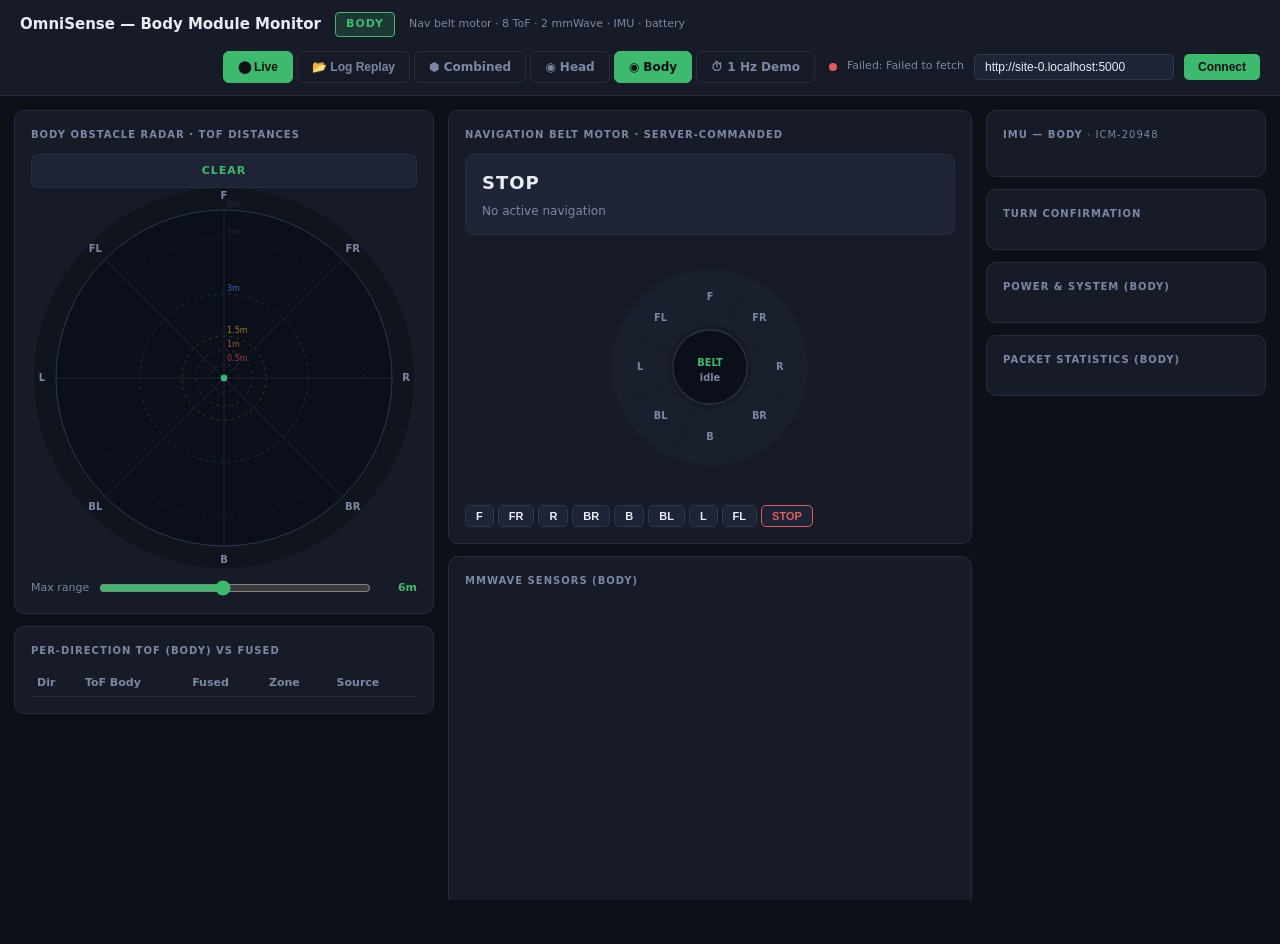
<file: frontend/body_dashboard.html>
<!DOCTYPE html>
<html lang="en">
<head>
<meta charset="UTF-8"/>
<meta name="viewport" content="width=device-width,initial-scale=1"/>
<title>OmniSense · Body Module Monitor</title>
<style>
*{box-sizing:border-box;margin:0;padding:0}
:root{
  --bg:#0d1117;--panel:#161b27;--el:#1e2435;--hover:#252c3d;
  --accent:#4f8ef7;--accent-body:#3dba6e;
  --danger:#e05c5c;--warn:#e6a817;--ok:#3dba6e;--muted:#7a88a4;
  --text:#e8ecf4;--border:#252c3d;--borderl:#2e3650;
  --c-CRITICAL:#e05c5c;--c-DANGER:#e07c3c;--c-WARNING:#e6a817;
  --c-CAUTION:#4f8ef7;--c-ALERT:#3dba6e;--c-CLEAR:#2e3650;
}
html,body{height:100%;background:var(--bg);color:var(--text);
  font:13px/1.5 system-ui,sans-serif;overflow-x:hidden}

/* ── Header ─────────────────────────────────────────────────────── */
header{background:var(--panel);border-bottom:1px solid var(--border);
  padding:12px 20px;display:flex;align-items:center;gap:14px;flex-wrap:wrap}
header h1{font-size:15px;font-weight:700;white-space:nowrap}
.module-pill{padding:3px 10px;border-radius:4px;font-size:11px;
  font-weight:700;letter-spacing:1px;background:rgba(61,186,110,.18);
  color:var(--accent-body);border:1px solid var(--accent-body)}
header span.subtitle{font-size:11px;color:var(--muted)}
.tab-bar{display:flex;gap:4px;margin-left:auto}
.tab{padding:6px 14px;border-radius:6px;font-size:12px;font-weight:600;
  text-decoration:none;cursor:pointer;background:transparent;
  border:1px solid var(--border);color:var(--muted);transition:.15s}
.tab:hover{background:var(--hover);color:var(--text)}
.tab.active{background:var(--accent-body);border-color:var(--accent-body);color:#0d1117}
.hdr-right{display:flex;align-items:center;gap:10px}
.conn-dot{width:8px;height:8px;border-radius:50%;background:var(--muted)}
.conn-dot.ok{background:var(--ok);box-shadow:0 0 6px rgba(61,186,110,.5)}
.conn-dot.err{background:var(--danger)}
.conn-dot.warn{background:var(--warn)}
#server-inp{background:var(--el);border:1px solid var(--borderl);
  border-radius:5px;padding:5px 10px;color:var(--text);font-size:12px;
  outline:none;width:200px}
.btn{display:inline-flex;align-items:center;gap:6px;padding:6px 14px;
  border:none;border-radius:5px;font-size:12px;font-weight:600;cursor:pointer;
  transition:.15s}
.btn:active{transform:scale(.97)}
.btn-p{background:var(--accent-body);color:#0d1117}
.btn-p:hover{filter:brightness(1.1)}

/* ── Banners ────────────────────────────────────────────────────── */
.nav-banner{padding:14px 16px;border-radius:8px;margin-bottom:12px;
  border:1px solid var(--border);background:var(--el);
  display:flex;flex-direction:column;gap:6px}
.nav-banner .cmd{font-size:18px;font-weight:700;letter-spacing:1px}
.nav-banner .ins{font-size:12px;color:var(--muted)}
.nav-banner.active{background:rgba(61,186,110,.12);border-color:var(--accent-body)}
.nav-banner.active .cmd{color:var(--accent-body)}
.hazard-banner{padding:8px 12px;border-radius:6px;font-size:11px;
  font-weight:700;letter-spacing:1px;text-align:center;
  border:1px solid var(--border);background:var(--el);color:var(--ok)}

/* ── Layout ─────────────────────────────────────────────────────── */
.dashboard{display:grid;grid-template-columns:420px 1fr 280px;gap:14px;
  padding:14px;min-height:calc(100vh - 52px)}
.col{display:flex;flex-direction:column;gap:12px}
.card{background:var(--panel);border:1px solid var(--border);
  border-radius:10px;padding:16px;overflow:hidden}
.card-title{font-size:10px;font-weight:700;text-transform:uppercase;
  letter-spacing:1px;color:var(--muted);margin-bottom:12px}

/* ── Radar ──────────────────────────────────────────────────────── */
#radar-wrap{display:flex;flex-direction:column;align-items:center;gap:12px}
#radar-svg{border-radius:50%;background:rgba(13,17,23,.6)}
.radar-range-row{display:flex;align-items:center;gap:10px;width:100%}
.radar-range-row label{font-size:11px;color:var(--muted);white-space:nowrap}
input[type=range]{flex:1;accent-color:var(--accent-body)}
#range-label{font-size:11px;font-weight:600;color:var(--accent-body);
  white-space:nowrap;width:36px;text-align:right}

/* ── Tables ─────────────────────────────────────────────────────── */
.stbl{width:100%;border-collapse:collapse;font-size:11px;margin-top:4px}
.stbl th{color:var(--muted);font-weight:600;text-align:left;padding:5px 6px;
  border-bottom:1px solid var(--border);white-space:nowrap}
.stbl td{padding:5px 6px;border-bottom:1px solid rgba(46,54,80,.4);
  font-variant-numeric:tabular-nums}
.stbl tr:hover td{background:var(--el)}
.stbl td.dir{font-weight:600;color:var(--text)}
.stbl td.dist{font-family:monospace;font-size:12px}

.zone-pill{display:inline-block;padding:1px 7px;border-radius:8px;
  font-size:10px;font-weight:700;letter-spacing:.4px}
.zone-CRITICAL{background:rgba(224,92,92,.18);color:var(--c-CRITICAL)}
.zone-DANGER  {background:rgba(224,124,60,.15);color:var(--c-DANGER)}
.zone-WARNING {background:rgba(230,168,23,.15);color:var(--c-WARNING)}
.zone-CAUTION {background:rgba(79,142,247,.15);color:var(--c-CAUTION)}
.zone-ALERT   {background:rgba(61,186,110,.12);color:var(--c-ALERT)}
.zone-CLEAR   {background:rgba(46,54,80,.5);color:var(--muted)}

/* ── Belt motor ring ────────────────────────────────────────────── */
#belt-wrap{position:relative;width:240px;height:240px;margin:0 auto 10px}
#belt-svg{width:240px;height:240px}
.nav-detail-grid{display:grid;grid-template-columns:1fr 1fr;gap:8px;
  margin-top:8px}
.nav-detail-grid .cell{background:var(--el);border:1px solid var(--borderl);
  border-radius:6px;padding:8px}
.nav-detail-grid .cell .label{font-size:9px;text-transform:uppercase;
  letter-spacing:.6px;color:var(--muted);margin-bottom:3px}
.nav-detail-grid .cell .value{font-family:monospace;font-size:13px;font-weight:700}
.nav-detail-grid .cell.wide{grid-column:span 2}

/* ── IMU panel ──────────────────────────────────────────────────── */
.imu-grid{display:grid;grid-template-columns:1fr 1fr;gap:8px}
.imu-cell{background:var(--el);border:1px solid var(--borderl);
  border-radius:6px;padding:8px}
.imu-cell .label{font-size:9px;text-transform:uppercase;letter-spacing:.6px;
  color:var(--muted);margin-bottom:3px}
.imu-cell .value{font-family:monospace;font-size:13px;font-weight:700}
.imu-cell.wide{grid-column:span 2}
.imu-state-row{display:flex;flex-wrap:wrap;gap:4px;margin-top:6px}
.imu-state-pill{padding:2px 8px;border-radius:10px;font-size:10px;font-weight:600;
  letter-spacing:.5px;text-transform:uppercase}
.imu-state-pill.still{background:rgba(100,116,139,.25);color:#94a3b8}
.imu-state-pill.moving{background:rgba(56,189,248,.25);color:#38bdf8}
.imu-state-pill.turning{background:rgba(167,139,250,.25);color:#a78bfa}
.imu-state-pill.falling{background:rgba(244,63,94,.30);color:#f43f5e}
.imu-state-pill.calibrated{background:rgba(34,197,94,.25);color:#22c55e}
.imu-state-pill.uncalibrated{background:rgba(245,158,11,.25);color:#f59e0b}

/* ── Turn confirmation panel ────────────────────────────────────── */
.turn-head{display:flex;justify-content:space-between;align-items:center;
  margin-bottom:8px}
.turn-cmd{font-family:monospace;font-size:14px;font-weight:700;color:var(--accent-body,#3dba6e)}
.turn-state-pill{font-size:10px;text-transform:uppercase;letter-spacing:.6px;
  padding:2px 8px;border-radius:10px;font-weight:600}
.turn-state-pill.idle{background:rgba(100,116,139,.25);color:#94a3b8}
.turn-state-pill.active{background:rgba(56,189,248,.25);color:#38bdf8}
.turn-state-pill.completed{background:rgba(34,197,94,.30);color:#22c55e}
.turn-state-pill.timeout{background:rgba(245,158,11,.30);color:#f59e0b}
.turn-bar-wrap{background:var(--bg);border-radius:3px;height:8px;
  overflow:hidden;border:1px solid var(--borderl)}
.turn-bar{height:100%;background:linear-gradient(90deg,#38bdf8,#22c55e);transition:width .3s}
.turn-stats{display:grid;grid-template-columns:repeat(3,1fr);gap:6px;
  margin-top:8px;font-size:11px}
.turn-stats .ts-cell{background:var(--el);border:1px solid var(--borderl);
  border-radius:5px;padding:5px 7px;text-align:center;font-family:monospace}
.turn-stats .ts-lbl{font-size:8px;color:var(--muted);text-transform:uppercase;
  letter-spacing:.5px;margin-bottom:1px;font-family:inherit}

/* ── Power & system grid ────────────────────────────────────────── */
.power-grid{display:grid;grid-template-columns:1fr 1fr;gap:8px}
.power-grid .cell{background:var(--el);border:1px solid var(--borderl);
  border-radius:6px;padding:8px;display:flex;flex-direction:column;gap:2px}
.power-grid .cell .label{font-size:9px;text-transform:uppercase;
  letter-spacing:.6px;color:var(--muted)}
.power-grid .cell .value{font-family:monospace;font-size:13px;font-weight:700}
.power-grid .cell .value.ok{color:var(--ok)}
.power-grid .cell .value.warn{color:var(--warn)}
.power-grid .cell .value.danger{color:var(--danger)}

/* ── Stats grid ─────────────────────────────────────────────────── */
.stats-grid{display:grid;grid-template-columns:1fr 1fr;gap:8px}
.stats-grid .cell{background:var(--el);border:1px solid var(--borderl);
  border-radius:6px;padding:8px}
.stats-grid .cell .label{font-size:9px;text-transform:uppercase;
  letter-spacing:.6px;color:var(--muted);margin-bottom:3px}
.stats-grid .cell .value{font-family:monospace;font-size:13px;font-weight:700}

/* ── mmWave list ────────────────────────────────────────────────── */
.mmw-row{display:grid;grid-template-columns:60px 1fr 1fr 1fr 70px;gap:6px;
  padding:6px 4px;border-bottom:1px solid rgba(46,54,80,.4);
  font-size:11px;align-items:center}
.mmw-row.head{color:var(--muted);font-weight:600;text-transform:uppercase;
  font-size:10px;letter-spacing:.5px}
.mmw-row .val{font-family:monospace;font-variant-numeric:tabular-nums}
.target-pill{display:inline-block;padding:1px 7px;border-radius:8px;
  font-size:10px;font-weight:700}
.target-pill.yes{background:rgba(224,124,60,.2);color:#e07c3c}
.target-pill.no{background:rgba(46,54,80,.5);color:var(--muted)}

/* Quick command row */
.quick-cmd{display:flex;flex-wrap:wrap;gap:4px;margin-top:8px}
.qbtn{padding:4px 10px;font-size:11px;font-weight:600;border-radius:5px;
  background:var(--el);border:1px solid var(--borderl);color:var(--text);
  cursor:pointer;transition:.15s}
.qbtn:hover{background:var(--hover);border-color:var(--accent-body)}
.qbtn.stop{border-color:var(--danger);color:var(--danger)}
.qbtn.stop:hover{background:rgba(224,92,92,.12)}

/* ── Log replay toolbar ─────────────────────────────────────────── */
.replay-section{padding:0 14px;display:none}
.replay-section.active{display:block}
.replay-card{background:var(--panel);border:1px solid var(--border);
  border-radius:10px;padding:14px;margin-top:14px}
.replay-card .card-title{font-size:10px;font-weight:700;text-transform:uppercase;
  letter-spacing:1px;color:var(--muted);margin-bottom:10px;display:flex;
  align-items:center;gap:8px}
.replay-card .card-title .replay-pill{padding:2px 8px;border-radius:10px;
  font-size:9px;background:rgba(230,168,23,.18);color:var(--warn);
  border:1px solid var(--warn);letter-spacing:.5px}
.drop-zone{border:2px dashed var(--borderl);border-radius:10px;padding:30px;
  text-align:center;cursor:pointer;transition:.2s;background:var(--el);
  color:var(--muted)}
.drop-zone:hover,.drop-zone.drag-over{border-color:var(--accent-body);
  color:var(--text);background:rgba(61,186,110,.06)}
.drop-zone svg{margin-bottom:10px;opacity:.5}
.drop-zone p{font-size:13px;margin-bottom:4px}
.drop-zone span{font-size:11px}
.playback-bar{display:flex;align-items:center;gap:10px;flex-wrap:wrap;
  background:var(--el);border:1px solid var(--borderl);border-radius:8px;
  padding:10px 14px}
.playback-bar label{font-size:10px;color:var(--muted);text-transform:uppercase;
  letter-spacing:.5px}
#pkt-slider{flex:1;min-width:200px;accent-color:var(--accent-body)}
#pkt-counter{font-size:12px;font-weight:600;color:var(--accent-body);
  white-space:nowrap;font-family:monospace;min-width:140px}
.speed-btns{display:flex;gap:4px}
.sbtn{padding:3px 9px;border-radius:4px;font-size:11px;font-weight:600;
  cursor:pointer;background:var(--el);border:1px solid var(--borderl);
  color:var(--muted)}
.sbtn.active{background:var(--accent-body);border-color:var(--accent-body);color:#0d1117}
#log-info{font-size:11px;color:var(--muted);padding:0 2px}
.btn-sm{padding:4px 10px;font-size:11px;font-weight:600;border-radius:4px;
  cursor:pointer;background:var(--el);border:1px solid var(--borderl);
  color:var(--text)}
.btn-sm:hover{background:var(--hover)}
.btn-danger{background:transparent;border:1px solid var(--danger);
  color:var(--danger);padding:4px 10px;font-size:11px;font-weight:600;
  border-radius:4px;cursor:pointer}
.btn-danger:hover{background:rgba(224,92,92,.10)}
.replay-banner{padding:6px 12px;border-radius:6px;font-size:11px;
  font-weight:600;letter-spacing:.5px;margin-bottom:10px;text-align:center;
  background:rgba(230,168,23,.10);color:var(--warn);
  border:1px solid var(--warn);display:none}
.replay-banner.active{display:block}
</style>
</head>
<body>

<header>
  <h1>OmniSense — Body Module Monitor</h1>
  <span class="module-pill">BODY</span>
  <span class="subtitle">Nav belt motor · 8 ToF · 2 mmWave · IMU · battery</span>
  <div class="tab-bar">
    <button class="tab active" id="mode-live-btn" onclick="setMode('live')">⬤ Live</button>
    <button class="tab" id="mode-log-btn" onclick="setMode('log')">📂 Log Replay</button>
    <a class="tab" href="/dashboard">⬢ Combined</a>
    <a class="tab" href="/dashboard/head">◉ Head</a>
    <a class="tab active" href="/dashboard/body">◉ Body</a>
    <a class="tab" href="/dashboard/second">⏱ 1 Hz Demo</a>
  </div>
  <div class="hdr-right">
    <span class="conn-dot" id="cdot"></span>
    <span id="cstat" style="font-size:11px;color:var(--muted)">Disconnected</span>
    <input id="server-inp" type="text" placeholder="Server URL"/>
    <button class="btn btn-p" id="conn-btn" onclick="toggleConnect()">Connect</button>
  </div>
</header>

<!-- ══════════ LOG REPLAY TOOLBAR (toggled by Log/Live tabs) ══════════ -->
<div id="replay-section" class="replay-section">
  <div class="replay-card">
    <div class="card-title">
      Log Replay
      <span class="replay-pill">offline · uses recorded log</span>
    </div>

    <div id="drop-zone" class="drop-zone">
      <svg width="42" height="42" viewBox="0 0 24 24" fill="none"
           stroke="currentColor" stroke-width="1.5">
        <path d="M14 2H6a2 2 0 0 0-2 2v16a2 2 0 0 0 2 2h12a2 2 0 0 0 2-2V8z"/>
        <polyline points="14 2 14 8 20 8"/>
        <line x1="12" y1="18" x2="12" y2="12"/>
        <polyline points="9 15 12 12 15 15"/>
      </svg>
      <p>Drop an <code>omnisense_*.log</code> file here, or click to browse</p>
      <span>Only body-module packets in the log are replayed.</span>
    </div>
    <input id="file-inp" type="file" accept=".log,.txt" style="display:none"/>

    <div id="playback-wrap" style="display:none">
      <div class="playback-bar">
        <span id="pkt-counter">PKT #0  (0/0)</span>
        <input id="pkt-slider" type="range" min="0" value="0"/>
        <button class="btn-sm" onclick="logReplay.stepBack()">◀</button>
        <button class="btn-sm" id="play-btn" onclick="logReplay.toggle()">▶ Play</button>
        <button class="btn-sm" onclick="logReplay.stepForward()">▶</button>
        <label>Speed</label>
        <div class="speed-btns">
          <button class="sbtn" onclick="setReplaySpeed(1,this)">1×</button>
          <button class="sbtn" onclick="setReplaySpeed(5,this)">5×</button>
          <button class="sbtn active" onclick="setReplaySpeed(10,this)">10×</button>
          <button class="sbtn" onclick="setReplaySpeed(30,this)">30×</button>
        </div>
        <span id="log-info"></span>
        <button class="btn-danger" style="margin-left:auto"
                onclick="logReplay.clear()">✕ Clear</button>
      </div>
    </div>
  </div>
</div>

<div class="dashboard">

  <!-- LEFT: Radar + Per-Direction Table -->
  <div class="col">
    <div class="card">
      <div class="card-title">Body Obstacle Radar · ToF Distances</div>
      <div id="hazard-banner" class="hazard-banner">CLEAR</div>
      <div id="radar-wrap">
        <svg id="radar-svg" width="380" height="380" viewBox="0 0 380 380"></svg>
        <div class="radar-range-row">
          <label>Max range</label>
          <input type="range" id="range-slider" min="1" max="12" value="6" step="0.5"
            oninput="radarMaxM=+this.value;document.getElementById('range-label').textContent=this.value+'m';renderAll(latest)"/>
          <span id="range-label">6m</span>
        </div>
      </div>
    </div>
    <div class="card">
      <div class="card-title">Per-Direction ToF (Body) vs Fused</div>
      <table class="stbl" id="sensor-tbl">
        <thead><tr>
          <th>Dir</th><th>ToF Body</th><th>Fused</th><th>Zone</th><th>Source</th>
        </tr></thead>
        <tbody id="sensor-tbl-body"></tbody>
      </table>
    </div>
  </div>

  <!-- MIDDLE: Nav belt motor + nav state + mmWave -->
  <div class="col">
    <div class="card">
      <div class="card-title">Navigation Belt Motor · Server-Commanded</div>
      <div id="nav-banner" class="nav-banner">
        <div class="cmd" id="nav-cmd">STOP</div>
        <div class="ins" id="nav-ins">No active navigation</div>
      </div>
      <div id="belt-wrap">
        <svg id="belt-svg" viewBox="0 0 220 220"></svg>
      </div>
      <div class="nav-detail-grid" id="nav-detail-grid"></div>
      <div class="quick-cmd">
        <button class="qbtn" onclick="sendNav('front')">F</button>
        <button class="qbtn" onclick="sendNav('front_right')">FR</button>
        <button class="qbtn" onclick="sendNav('right')">R</button>
        <button class="qbtn" onclick="sendNav('back_right')">BR</button>
        <button class="qbtn" onclick="sendNav('back')">B</button>
        <button class="qbtn" onclick="sendNav('back_left')">BL</button>
        <button class="qbtn" onclick="sendNav('left')">L</button>
        <button class="qbtn" onclick="sendNav('front_left')">FL</button>
        <button class="qbtn stop" onclick="sendNav('stop')">STOP</button>
      </div>
    </div>
    <div class="card" style="flex:1">
      <div class="card-title">mmWave Sensors (Body)</div>
      <div id="mmwave-list"></div>
    </div>
  </div>

  <!-- RIGHT: IMU + Power + Stats -->
  <div class="col">
    <div class="card">
      <div class="card-title">IMU — Body <span style="color:var(--muted);font-weight:400">· ICM-20948</span></div>
      <div class="imu-grid" id="imu-panel"></div>
      <div class="imu-state-row" id="imu-state-row"></div>
    </div>
    <div class="card">
      <div class="card-title">Turn Confirmation</div>
      <div id="turn-panel"></div>
    </div>
    <div class="card">
      <div class="card-title">Power &amp; System (Body)</div>
      <div class="power-grid" id="power-panel"></div>
    </div>
    <div class="card">
      <div class="card-title">Packet Statistics (Body)</div>
      <div class="stats-grid" id="stats-panel"></div>
    </div>
  </div>

</div>

<script>
"use strict";

// ─── Constants ─────────────────────────────────────────────────────────────
const DIRS = ["front","front_right","right","back_right","back","back_left","left","front_left"];
const DIR_LABELS = {
  front:"F",front_right:"FR",right:"R",back_right:"BR",
  back:"B",back_left:"BL",left:"L",front_left:"FL"
};
const DIR_FULL = {
  front:"Front",front_right:"Front-Right",right:"Right",back_right:"Back-Right",
  back:"Back",back_left:"Back-Left",left:"Left",front_left:"Front-Left"
};
const ZONE_COLORS = {
  CRITICAL:"#e05c5c",DANGER:"#e07c3c",WARNING:"#e6a817",
  CAUTION:"#4f8ef7",ALERT:"#3dba6e",CLEAR:"#2e3650"
};

// ─── State ─────────────────────────────────────────────────────────────────
let serverUrl = "http://localhost:5000";
let connected = false;
let liveTimer = null;
let radarMaxM = 6;
let latest = null;

// ─── Connection ────────────────────────────────────────────────────────────
function toggleConnect(){ connected ? disconnect() : connect(); }
async function connect(){
  serverUrl = document.getElementById("server-inp").value.trim().replace(/\/$/,"");
  if(!serverUrl){ serverUrl = "http://" + location.host; }
  setConnStatus("connecting");
  try{
    const r = await fetch(`${serverUrl}/status`, {signal: AbortSignal.timeout(4000)});
    if(!r.ok) throw new Error(`HTTP ${r.status}`);
    connected = true;
    setConnStatus("ok");
    document.getElementById("conn-btn").textContent = "Disconnect";
    liveTimer = setInterval(fetchLive, 300);
    fetchLive();
  } catch(e){
    setConnStatus("err");
    document.getElementById("cstat").textContent = "Failed: " + e.message;
    document.getElementById("conn-btn").textContent = "Connect";
  }
}
function disconnect(){
  connected = false;
  if(liveTimer){ clearInterval(liveTimer); liveTimer = null; }
  setConnStatus("off");
  document.getElementById("conn-btn").textContent = "Connect";
}
function setConnStatus(s){
  const dot = document.getElementById("cdot");
  const lbl = document.getElementById("cstat");
  let cls = "conn-dot";
  if(s === "ok")        cls += " ok";
  else if(s === "err")  cls += " err";
  else if(s === "warn") cls += " warn";
  dot.className = cls;
  lbl.textContent = s==="ok"        ? "Connected"
                  : s==="connecting"? "Connecting…"
                  : s==="err"       ? "Error"
                  : s==="warn"      ? "Body offline"
                  :                   "Disconnected";
}

// ─── Polling ───────────────────────────────────────────────────────────────
function emptyBodyLivePayload(){
  const tof = {}, fused = {};
  DIRS.forEach(d => {
    tof[d] = null;
    fused[d] = { dist_m: null, zone: "CLEAR", source: "none" };
  });
  return {
    status: "ok",
    online: false,
    packet_count: 0,
    tof, fused,
    nav_motor: {
      command: "stop", motor_id: -1, intensity: 0, pattern: "off",
      phase: "", active: false, instruction: "", distance_m: null, updated_at: 0,
    },
    hazard: { level: 0, label: "CLEAR", alerts: [] },
    mmwave: {},
    imu: {},
    battery: {},
    system: {},
    turn_status: {},
    orientation: {},
  };
}

async function fetchLive(){
  if(!connected) return;
  try{
    const r = await fetch(`${serverUrl}/sensor_state/body`,
                          {signal: AbortSignal.timeout(1000)});
    if(r.status === 204){
      setConnStatus("warn");
      const p = emptyBodyLivePayload();
      try{
        const navR = await fetch(`${serverUrl}/nav/get_command`,
                                   {signal: AbortSignal.timeout(1000)});
        if(navR.ok){
          const nav = await navR.json();
          if(nav.status === "ok"){
            p.nav_motor = {
              command:     nav.command,
              motor_id:    nav.motor_id,
              intensity:   nav.intensity,
              pattern:     nav.pattern,
              phase:       nav.phase,
              active:      nav.active,
              instruction: nav.instruction,
              distance_m:  nav.distance_m,
              updated_at:  nav.updated_at,
            };
          }
        }
      } catch (_) { /* nav optional */ }
      renderAll(p);
      return;
    }
    if(!r.ok) throw new Error();
    const d = await r.json();
    if(d.status === "ok"){
      latest = d;
      setConnStatus(d.online === false ? "warn" : "ok");
      renderAll(d);
    }
  } catch { /* keep last frame, ignore transient errors */ }
}

// ─── Render dispatcher ────────────────────────────────────────────────────
function renderAll(data){
  if(!data) return;
  drawRadar(data.tof || {}, data.fused || {});
  renderHazardBanner(data.hazard);
  renderSensorTable(data);
  drawBeltMotor(data.nav_motor || {});
  renderNavBanner(data.nav_motor || {});
  renderNavDetail(data.nav_motor || {});
  renderMmwave(data.mmwave || {});
  renderImu(data.imu || {});
  renderTurnPanel(data.turn_status || {}, data.orientation || {});
  renderPower(data);
  renderStats(data);
}

// ─── Banners ──────────────────────────────────────────────────────────────
function renderHazardBanner(h){
  const el = document.getElementById("hazard-banner");
  if(!h || !h.label){ el.textContent = "FUSED HAZARD: CLEAR"; el.style.color = "var(--ok)";
                       el.style.borderColor = "var(--border)"; el.style.background = "var(--el)"; return; }
  el.textContent = `FUSED HAZARD: ${h.label}` + (h.alerts && h.alerts.length
                ? ` · ${h.alerts.length}` : "");
  el.style.color = ZONE_COLORS[h.label] || "var(--ok)";
  el.style.borderColor = ZONE_COLORS[h.label] || "var(--border)";
  el.style.background = `${ZONE_COLORS[h.label] || "transparent"}22`;
}

function renderNavBanner(nav){
  const banner = document.getElementById("nav-banner");
  const cmd = document.getElementById("nav-cmd");
  const ins = document.getElementById("nav-ins");
  if(!nav || !nav.command || nav.command === "stop" || !nav.active){
    banner.classList.remove("active");
    cmd.textContent = "STOP";
    ins.textContent = nav && nav.instruction ? nav.instruction : "No active navigation";
    return;
  }
  banner.classList.add("active");
  cmd.textContent = (DIR_FULL[nav.command] || nav.command).toUpperCase();
  let info = nav.instruction || "";
  if(nav.distance_m != null) info += (info ? " · " : "") + nav.distance_m.toFixed(1) + " m";
  if(nav.phase) info += (info ? " · " : "") + "phase " + nav.phase;
  ins.textContent = info || "Active";
}

// ─── Radar SVG ─────────────────────────────────────────────────────────────
const R_CX = 190, R_CY = 190, CHART_R = 168;
function polarXY(deg, r, cx, cy){
  const rad = (deg - 90) * Math.PI / 180;
  return [cx + r*Math.cos(rad), cy + r*Math.sin(rad)];
}
function annularSectorPath(s, e, ir, or_, cx, cy){
  if(or_ < 1) return "";
  const [ox1,oy1] = polarXY(s, or_, cx, cy);
  const [ox2,oy2] = polarXY(e, or_, cx, cy);
  const lg = e - s > 180 ? 1 : 0;
  if(ir < 1){
    return `M ${cx} ${cy} L ${ox1.toFixed(2)} ${oy1.toFixed(2)} `
         + `A ${or_.toFixed(2)} ${or_.toFixed(2)} 0 ${lg} 1 ${ox2.toFixed(2)} ${oy2.toFixed(2)} Z`;
  }
  const [ix1,iy1] = polarXY(s, ir, cx, cy);
  const [ix2,iy2] = polarXY(e, ir, cx, cy);
  return `M ${ox1.toFixed(2)} ${oy1.toFixed(2)} `
       + `A ${or_.toFixed(2)} ${or_.toFixed(2)} 0 ${lg} 1 ${ox2.toFixed(2)} ${oy2.toFixed(2)} `
       + `L ${ix2.toFixed(2)} ${iy2.toFixed(2)} `
       + `A ${ir.toFixed(2)} ${ir.toFixed(2)} 0 ${lg} 0 ${ix1.toFixed(2)} ${iy1.toFixed(2)} Z`;
}

function drawRadar(tof, fused){
  const svg = document.getElementById("radar-svg");
  if(!svg) return;
  const cx = R_CX, cy = R_CY, R = CHART_R;
  const lines = [];

  lines.push(`<circle cx="${cx}" cy="${cy}" r="${R}" fill="#0b0f1a" stroke="#2e3650" stroke-width="1"/>`);

  const ringDists = [0.5,1.0,1.5,3.0,5.0].filter(d => d < radarMaxM).concat([radarMaxM]);
  ringDists.forEach(d => {
    const r = (d / radarMaxM) * R;
    const col = d <= 0.5 ? ZONE_COLORS.CRITICAL :
                d <= 1.0 ? ZONE_COLORS.DANGER   :
                d <= 1.5 ? ZONE_COLORS.WARNING  :
                d <= 3.0 ? ZONE_COLORS.CAUTION  : "#2e3650";
    lines.push(`<circle cx="${cx}" cy="${cy}" r="${r.toFixed(1)}" fill="none" stroke="${col}" stroke-width="0.7" stroke-dasharray="3 4" opacity="0.35"/>`);
    const [lx,ly] = polarXY(0, r, cx, cy);
    lines.push(`<text x="${(lx+3).toFixed(1)}" y="${(ly-3).toFixed(1)}" font-size="8" fill="${col}" opacity="0.7">${d}m</text>`);
  });

  DIRS.forEach((_,i) => {
    const [x2,y2] = polarXY(i*45, R, cx, cy);
    lines.push(`<line x1="${cx}" y1="${cy}" x2="${x2.toFixed(1)}" y2="${y2.toFixed(1)}" stroke="#1e2535" stroke-width="1"/>`);
  });

  DIRS.forEach((dir,i) => {
    const dist = tof[dir];
    if(dist == null) return;
    const dClamp = Math.min(dist, radarMaxM);
    const r = (dClamp / radarMaxM) * R;
    const fz = (fused[dir] && fused[dir].zone) || classifyZone(dist);
    const col = ZONE_COLORS[fz] || ZONE_COLORS.CLEAR;
    const start = i*45 - 22.5, end = i*45 + 22.5;
    lines.push(`<path d="${annularSectorPath(start, end, 0, r, cx, cy)}" fill="${col}" opacity="0.55"/>`);
  });

  DIRS.forEach((dir, i) => {
    const [tx,ty] = polarXY(i*45, R + 14, cx, cy);
    lines.push(`<text x="${tx.toFixed(1)}" y="${ty.toFixed(1)}" font-size="10" font-weight="700" fill="#7a88a4" text-anchor="middle" dominant-baseline="middle">${DIR_LABELS[dir]}</text>`);
  });

  lines.push(`<circle cx="${cx}" cy="${cy}" r="4" fill="#3dba6e" stroke="#0d1117" stroke-width="1"/>`);

  svg.innerHTML = lines.join("\n");
}

function classifyZone(d){
  if(d == null) return "CLEAR";
  if(d <= 0.5) return "CRITICAL";
  if(d <= 1.0) return "DANGER";
  if(d <= 1.5) return "WARNING";
  if(d <= 3.0) return "CAUTION";
  if(d <= 5.0) return "ALERT";
  return "CLEAR";
}

// ─── Per-direction sensor table ───────────────────────────────────────────
function renderSensorTable(d){
  const tof   = d.tof   || {};
  const fused = d.fused || {};
  const tbody = document.getElementById("sensor-tbl-body");
  tbody.innerHTML = DIRS.map(dir => {
    const tofVal = tof[dir];
    const fz     = fused[dir] || {};
    const zone   = fz.zone || classifyZone(tofVal);
    const fusedDist = fz.dist_m;
    return `<tr>
      <td class="dir">${DIR_FULL[dir]}</td>
      <td class="dist">${tofVal == null ? "—" : tofVal.toFixed(2) + " m"}</td>
      <td class="dist">${fusedDist == null ? "—" : fusedDist.toFixed(2) + " m"}</td>
      <td><span class="zone-pill zone-${zone}">${zone}</span></td>
      <td>${fz.source || "body"}</td>
    </tr>`;
  }).join("");
}

// ─── Belt motor ring (1-of-8) ─────────────────────────────────────────────
const M_CX = 110, M_CY = 110, M_OUTER = 90, M_INNER = 38;
function drawBeltMotor(nav){
  const svg = document.getElementById("belt-svg");
  if(!svg) return;
  const activeId = (nav && nav.active && nav.command !== "stop") ? nav.motor_id : -1;
  const intensity = (nav && nav.intensity) || 0;

  const lines = [];
  for(let i = 0; i < 8; i++){
    const dir = DIRS[i];
    const active = i === activeId;
    const opacity = active ? Math.max(0.55, intensity / 255) : 0.15;
    const col = active ? "var(--accent-body)" : ZONE_COLORS.CLEAR;
    const start = i*45 - 22.5, end = i*45 + 22.5;
    lines.push(`<path d="${annularSectorPath(start, end, M_INNER, M_OUTER, M_CX, M_CY)}" fill="${active ? '#3dba6e' : '#2e3650'}" opacity="${opacity.toFixed(2)}" stroke="${active ? '#fff' : '#1e2535'}" stroke-width="${active ? 1.4 : 0.6}"/>`);

    const [lx,ly] = polarXY(i*45, (M_INNER+M_OUTER)/2, M_CX, M_CY);
    lines.push(`<text x="${lx.toFixed(1)}" y="${ly.toFixed(1)}" font-size="9" font-weight="700" fill="${active ? '#fff' : '#7a88a4'}" text-anchor="middle" dominant-baseline="middle">${DIR_LABELS[dir]}</text>`);
  }
  lines.push(`<circle cx="${M_CX}" cy="${M_CY}" r="${M_INNER-4}" fill="#0b0f1a" stroke="#2e3650"/>`);
  lines.push(`<text x="${M_CX}" y="${M_CY-4}" font-size="9" font-weight="700" fill="#3dba6e" text-anchor="middle" dominant-baseline="middle">BELT</text>`);
  if(activeId >= 0){
    lines.push(`<text x="${M_CX}" y="${M_CY+10}" font-size="11" font-weight="700" fill="#fff" text-anchor="middle" dominant-baseline="middle">${intensity}/255</text>`);
  } else {
    lines.push(`<text x="${M_CX}" y="${M_CY+10}" font-size="9" font-weight="600" fill="#7a88a4" text-anchor="middle" dominant-baseline="middle">idle</text>`);
  }
  svg.innerHTML = lines.join("\n");
}

function renderNavDetail(nav){
  const wrap = document.getElementById("nav-detail-grid");
  if(!nav || Object.keys(nav).length === 0){
    wrap.innerHTML = `<div class="cell wide"><div class="label">Status</div><div class="value" style="color:var(--muted)">No nav command yet</div></div>`;
    return;
  }
  const updated = nav.updated_at ? new Date(nav.updated_at * 1000).toLocaleTimeString() : "—";
  wrap.innerHTML = `
    <div class="cell"><div class="label">Command</div><div class="value">${(nav.command || "—").toUpperCase()}</div></div>
    <div class="cell"><div class="label">Motor ID</div><div class="value">${nav.motor_id == null || nav.motor_id < 0 ? "—" : "M" + nav.motor_id}</div></div>
    <div class="cell"><div class="label">Intensity</div><div class="value">${nav.intensity || 0}/255</div></div>
    <div class="cell"><div class="label">Pattern</div><div class="value" style="font-size:11px">${nav.pattern || "off"}</div></div>
    <div class="cell"><div class="label">Phase</div><div class="value" style="font-size:11px">${nav.phase || "—"}</div></div>
    <div class="cell"><div class="label">Active</div><div class="value" style="color:${nav.active ? 'var(--ok)' : 'var(--muted)'}">${nav.active ? "YES" : "NO"}</div></div>
    <div class="cell wide"><div class="label">Distance / Instruction</div><div class="value" style="font-size:11px">${nav.distance_m != null ? nav.distance_m.toFixed(1) + " m" : "—"}${nav.instruction ? " · " + nav.instruction : ""}</div></div>
    <div class="cell wide"><div class="label">Last Updated</div><div class="value" style="font-size:11px">${updated}</div></div>
  `;
}

// ─── mmWave list ──────────────────────────────────────────────────────────
function renderMmwave(mmwave){
  const wrap = document.getElementById("mmwave-list");
  const sensors = Object.entries(mmwave);
  if(!sensors.length){
    wrap.innerHTML = `<div style="color:var(--muted);font-size:11px;padding:8px">No mmWave data yet</div>`;
    return;
  }
  let html = `<div class="mmw-row head"><span>Sensor</span><span>Target</span><span>Range (m)</span><span>Speed (m/s)</span><span>Status</span></div>`;
  sensors.forEach(([key, v]) => {
    const target = v && v.target_detected ? "yes" : "no";
    const range  = v && v.range_m != null ? v.range_m.toFixed(2) : "—";
    const speed  = v && v.speed_mps != null ? v.speed_mps.toFixed(2) : "—";
    const ok     = v && v.healthy !== false;
    html += `
      <div class="mmw-row">
        <span style="font-weight:600">${key}</span>
        <span><span class="target-pill ${target}">${target.toUpperCase()}</span></span>
        <span class="val">${range}</span>
        <span class="val">${speed}</span>
        <span style="color:${ok ? 'var(--ok)' : 'var(--danger)'};font-weight:600;font-size:10px">${ok ? "OK" : "FAIL"}</span>
      </div>`;
  });
  wrap.innerHTML = html;
}

// ─── IMU panel ────────────────────────────────────────────────────────────
function renderImu(imu){
  const wrap   = document.getElementById("imu-panel");
  const stRow  = document.getElementById("imu-state-row");
  const fmt    = (v, suf, dp) => v == null ? "—"
                  : (typeof v === "number" ? v.toFixed(dp ?? 2) : v) + (suf || "");
  const hasData = imu && (imu.roll_deg !== undefined || imu.yaw_deg !== undefined
                          || imu.accel_x !== undefined);
  if (!hasData) {
    wrap.innerHTML = `<div class="imu-cell wide" style="text-align:center;color:var(--muted)">
      Waiting for IMU packet…
    </div>`;
    if (stRow) stRow.innerHTML = "";
    return;
  }

  const yaw = imu.yaw_deg;
  const hc  = imu.heading_cardinal || "";
  const aMag = imu.accel_g != null ? imu.accel_g
              : (imu.accel_x != null
                 ? Math.hypot(imu.accel_x||0, imu.accel_y||0, imu.accel_z||0) / 9.81
                 : null);

  wrap.innerHTML = `
    <div class="imu-cell"><div class="label">Roll</div><div class="value">${fmt(imu.roll_deg, "°", 1)}</div></div>
    <div class="imu-cell"><div class="label">Pitch</div><div class="value">${fmt(imu.pitch_deg, "°", 1)}</div></div>
    <div class="imu-cell"><div class="label">Yaw ${hc?`(${hc})`:""}</div><div class="value">${fmt(yaw, "°", 1)}</div></div>
    <div class="imu-cell"><div class="label">|a| (g)</div><div class="value">${aMag == null ? "—" : aMag.toFixed(2)}</div></div>
    <div class="imu-cell"><div class="label">a<sub>x</sub></div><div class="value">${fmt(imu.accel_x, " m/s²")}</div></div>
    <div class="imu-cell"><div class="label">a<sub>y</sub></div><div class="value">${fmt(imu.accel_y, " m/s²")}</div></div>
    <div class="imu-cell"><div class="label">a<sub>z</sub></div><div class="value">${fmt(imu.accel_z, " m/s²")}</div></div>
    <div class="imu-cell"><div class="label">|ω|</div><div class="value">${fmt(imu.gyro_dps, " °/s", 1)}</div></div>
    <div class="imu-cell"><div class="label">ω<sub>x</sub></div><div class="value">${fmt(imu.gyro_x, " °/s", 1)}</div></div>
    <div class="imu-cell"><div class="label">ω<sub>y</sub></div><div class="value">${fmt(imu.gyro_y, " °/s", 1)}</div></div>
    <div class="imu-cell"><div class="label">ω<sub>z</sub></div><div class="value">${fmt(imu.gyro_z, " °/s", 1)}</div></div>
    <div class="imu-cell"><div class="label">IMU temp</div><div class="value">${fmt(imu.temp_c, " °C", 1)}</div></div>
    <div class="imu-cell"><div class="label">m<sub>x</sub></div><div class="value">${fmt(imu.mag_x, " µT", 1)}</div></div>
    <div class="imu-cell"><div class="label">m<sub>y</sub></div><div class="value">${fmt(imu.mag_y, " µT", 1)}</div></div>
    <div class="imu-cell"><div class="label">m<sub>z</sub></div><div class="value">${fmt(imu.mag_z, " µT", 1)}</div></div>
    <div class="imu-cell"><div class="label">Reads / Errs</div><div class="value">${imu.read_count ?? "—"} / ${imu.err_count ?? 0}</div></div>
  `;

  if (stRow) {
    const pills = [];
    const pill  = (cls, txt) => `<span class="imu-state-pill ${cls}">${txt}</span>`;
    if (imu.is_falling)        pills.push(pill("falling", "Falling"));
    else if (imu.is_turning)   pills.push(pill("turning", "Turning"));
    else if (imu.is_still)     pills.push(pill("still", "Still"));
    else if (imu.motion_state) pills.push(pill("moving", imu.motion_state));
    pills.push(pill(imu.mag_calibrated ? "calibrated" : "uncalibrated",
                    imu.mag_calibrated ? "Mag calibrated" : "Mag uncalibrated"));
    stRow.innerHTML = pills.join("");
  }
}

// ─── Turn confirmation panel ──────────────────────────────────────────────
function renderTurnPanel(turn, orient){
  const el = document.getElementById("turn-panel");
  if (!el) return;
  turn   = turn   || {};
  orient = orient || {};

  const cmd      = turn.command || "stop";
  const expected = turn.expected_deg ?? 0;
  const progress = turn.progress_deg ?? 0;
  const pct      = Math.max(0, Math.min(1, turn.completion_pct ?? 0));
  const yaw      = turn.current_yaw ?? orient.yaw_deg ?? null;
  const elapsed  = turn.elapsed_s ?? 0;
  const timeout  = turn.timeout_s ?? 30;

  let stateCls = "idle", stateTxt = "Idle";
  if (turn.completed)    { stateCls = "completed"; stateTxt = "Confirmed"; }
  else if (turn.active)  { stateCls = "active";    stateTxt = "Tracking";  }
  else if (cmd !== "stop" && cmd !== "front" && elapsed >= timeout) {
    stateCls = "timeout"; stateTxt = "Timeout";
  }

  const barPct = (expected > 0 ? pct * 100 : 0).toFixed(0);

  el.innerHTML = `
    <div class="turn-head">
      <div>
        <div class="turn-cmd">${cmd.toUpperCase().replace("_"," ")}</div>
        <div style="font-size:10px;color:var(--muted);margin-top:2px">
          ${expected > 0 ? `expecting ${expected.toFixed(0)}° turn` : "no active turn"}
        </div>
      </div>
      <span class="turn-state-pill ${stateCls}">${stateTxt}</span>
    </div>
    <div class="turn-bar-wrap"><div class="turn-bar" style="width:${barPct}%"></div></div>
    <div class="turn-stats">
      <div class="ts-cell"><div class="ts-lbl">Progress</div>${progress.toFixed(1)}°</div>
      <div class="ts-cell"><div class="ts-lbl">Yaw</div>${yaw!=null?yaw.toFixed(1)+"°":"—"}</div>
      <div class="ts-cell"><div class="ts-lbl">Elapsed</div>${elapsed.toFixed(1)}s</div>
    </div>`;
}

// ─── Power panel ──────────────────────────────────────────────────────────
function renderPower(d){
  const b = d.battery || {};
  const s = d.system  || {};
  const wrap = document.getElementById("power-panel");
  const v   = b.voltage_v;
  const soc = b.soc_pct;
  const t   = s.die_temp_c;
  const heap= s.free_heap_b;
  const rssi= s.wifi_rssi;
  const up  = d.uptime_s;

  const vCls   = v   == null ? "" : (v < 3.4 ? "value danger" : v < 3.6 ? "value warn" : "value ok");
  const socCls = soc == null ? "" : (soc < 20 ? "value danger" : soc < 40 ? "value warn" : "value ok");
  const rssiCls= rssi== null ? "" : (rssi < -80 ? "value danger" : rssi < -65 ? "value warn" : "value ok");
  const tCls   = t   == null ? "" : (t > 60 ? "value danger" : t > 50 ? "value warn" : "value ok");

  wrap.innerHTML = `
    <div class="cell"><span class="label">Battery V</span><span class="${vCls || 'value'}">${v == null ? "—" : v.toFixed(2) + " V"}</span></div>
    <div class="cell"><span class="label">SoC</span><span class="${socCls || 'value'}">${soc == null ? "—" : soc.toFixed(0) + " %"}</span></div>
    <div class="cell"><span class="label">Die Temp</span><span class="${tCls || 'value'}">${t == null ? "—" : t.toFixed(1) + " °C"}</span></div>
    <div class="cell"><span class="label">Free Heap</span><span class="value">${heap == null ? "—" : (heap/1024).toFixed(0) + " KB"}</span></div>
    <div class="cell"><span class="label">WiFi RSSI</span><span class="${rssiCls || 'value'}">${rssi == null ? "—" : rssi + " dBm"}</span></div>
    <div class="cell"><span class="label">Uptime</span><span class="value">${up == null ? "—" : formatUptime(up)}</span></div>
  `;
}
function formatUptime(s){
  s = +s || 0;
  const h = Math.floor(s/3600), m = Math.floor((s%3600)/60), ss = Math.floor(s%60);
  if(h) return `${h}h ${m}m`;
  if(m) return `${m}m ${ss}s`;
  return `${ss}s`;
}

// ─── Stats panel ──────────────────────────────────────────────────────────
function renderStats(d){
  const wrap = document.getElementById("stats-panel");
  const onColor = d.online ? "var(--ok)" : "var(--danger)";
  wrap.innerHTML = `
    <div class="cell"><span class="label">Status</span><span class="value" style="color:${onColor}">${d.online ? "ONLINE" : "OFFLINE"}</span></div>
    <div class="cell"><span class="label">Idle</span><span class="value">${d.idle_since_ms == null ? "—" : (d.idle_since_ms < 1000 ? d.idle_since_ms.toFixed(0) + " ms" : (d.idle_since_ms/1000).toFixed(1) + " s")}</span></div>
    <div class="cell"><span class="label">Pkts</span><span class="value">${d.packet_count ?? 0}</span></div>
    <div class="cell"><span class="label">Rate</span><span class="value">${d.pkt_rate_hz == null ? "—" : d.pkt_rate_hz.toFixed(1) + " Hz"}</span></div>
    <div class="cell"><span class="label">Latency</span><span class="value">${d.latency_ms == null ? "—" : d.latency_ms.toFixed(0) + " ms"}</span></div>
    <div class="cell"><span class="label">Proc avg</span><span class="value">${d.proc_avg_ms == null ? "—" : d.proc_avg_ms.toFixed(1) + " ms"}</span></div>
    <div class="cell"><span class="label">Iv min/avg/max</span><span class="value" style="font-size:11px">${d.interval_min_ms == null ? "—" : `${d.interval_min_ms.toFixed(0)}/${(d.interval_avg_ms||0).toFixed(0)}/${(d.interval_max_ms||0).toFixed(0)}`}</span></div>
    <div class="cell"><span class="label">Device ID</span><span class="value" style="font-size:10px">${d.device_id || "—"}</span></div>
  `;
}

// ─── Quick navigation buttons (POST /nav/set_command) ─────────────────────
async function sendNav(cmd){
  if(!connected){ alert("Connect to the server first"); return; }
  try{
    const r = await fetch(`${serverUrl}/nav/set_command`, {
      method:"POST",
      headers:{"Content-Type":"application/json"},
      body: JSON.stringify({command: cmd}),
      signal: AbortSignal.timeout(2000),
    });
    if(!r.ok) throw new Error(`HTTP ${r.status}`);
    fetchLive();
  } catch(e){
    console.warn("nav set_command failed:", e);
  }
}

// ─── Tab link rewriter ───────────────────────────────────────────────────
// The pages can be served two ways:
//   1. Through Flask  → URLs like /dashboard, /dashboard/head, /dashboard/body
//   2. Through a plain static file server (e.g. python -m http.server 8080)
//      → URLs like sensor_dashboard.html, head_dashboard.html, body_dashboard.html
// Detect the deployment from location.pathname and rewrite the tab anchors
// accordingly so navigation works in either context.
function fixTabLinks(){
  const isFlask = location.pathname.startsWith("/dashboard");
  const map = isFlask
    ? {"/dashboard":"/dashboard", "/dashboard/head":"/dashboard/head", "/dashboard/body":"/dashboard/body", "/dashboard/second":"/dashboard/second"}
    : {"/dashboard":"sensor_dashboard.html", "/dashboard/head":"head_dashboard.html", "/dashboard/body":"body_dashboard.html", "/dashboard/second":"second_dashboard.html"};
  document.querySelectorAll("a.tab").forEach(a => {
    const href = a.getAttribute("href");
    if(map[href]) a.setAttribute("href", map[href]);
  });
}

// ─── Live / Log mode toggle + replay glue ───────────────────────────────
let mode       = "live";   // "live" | "log"
let logReplay  = null;     // OmniSenseLog.LogReplay instance (lazy)

function setMode(next){
  if(next === mode) return;
  mode = next;
  const replaySec  = document.getElementById("replay-section");
  const banner     = document.getElementById("replay-banner");
  const liveBtn    = document.getElementById("mode-live-btn");
  const logBtn     = document.getElementById("mode-log-btn");
  const connBtn    = document.getElementById("conn-btn");
  const serverInp  = document.getElementById("server-inp");

  if(next === "log"){
    if(connected) disconnect();
    if(replaySec) replaySec.classList.add("active");
    if(banner)    banner.classList.add("active");
    if(liveBtn)   liveBtn.classList.remove("active");
    if(logBtn)    logBtn.classList.add("active");
    if(connBtn)   connBtn.disabled = true;
    if(serverInp) serverInp.disabled = true;
    setConnStatus("off");
    document.getElementById("cstat").textContent = "Log replay";
  } else {
    if(replaySec) replaySec.classList.remove("active");
    if(banner)    banner.classList.remove("active");
    if(liveBtn)   liveBtn.classList.add("active");
    if(logBtn)    logBtn.classList.remove("active");
    if(connBtn)   connBtn.disabled = false;
    if(serverInp) serverInp.disabled = false;
    if(logReplay && logReplay.playing) logReplay.toggle();
    if(location.protocol === "http:" || location.protocol === "https:"){
      connect();
    }
  }
}

function setReplaySpeed(s, btn){
  if(!logReplay) return;
  logReplay.setSpeed(s);
  document.querySelectorAll("#replay-section .sbtn")
          .forEach(b => b.classList.remove("active"));
  if(btn) btn.classList.add("active");
}

function initLogReplay(){
  if(!window.OmniSenseLog){
    console.warn("log_replay.js not loaded; replay disabled");
    return;
  }
  logReplay = new window.OmniSenseLog.LogReplay({
    module:         "body",
    dropZoneId:     "drop-zone",
    fileInputId:    "file-inp",
    playbackWrapId: "playback-wrap",
    sliderId:       "pkt-slider",
    counterId:      "pkt-counter",
    playBtnId:      "play-btn",
    infoId:         "log-info",
    projectFrame:   window.OmniSenseLog.projectBodyFrame,
    renderFrame: (view) => { latest = view; renderAll(view); },
  });
}

function loadLogReplayEngine(cb){
  if(window.OmniSenseLog){ cb(); return; }
  const isFlask = location.pathname.startsWith("/dashboard");
  const src = isFlask ? "/frontend/log_replay.js" : "log_replay.js";
  const s = document.createElement("script");
  s.src = src;
  s.onload  = cb;
  s.onerror = () => console.warn("Could not load log_replay.js from", src);
  document.head.appendChild(s);
}

// ─── Init ─────────────────────────────────────────────────────────────────
window.addEventListener("DOMContentLoaded", () => {
  fixTabLinks();
  const inp = document.getElementById("server-inp");
  inp.value = `http://${location.hostname || "localhost"}:5000`;
  drawRadar({}, {});
  drawBeltMotor({});
  loadLogReplayEngine(initLogReplay);
  if(location.protocol === "http:" || location.protocol === "https:"){
    connect();
  }
});
</script>
</body>
</html>
</file>
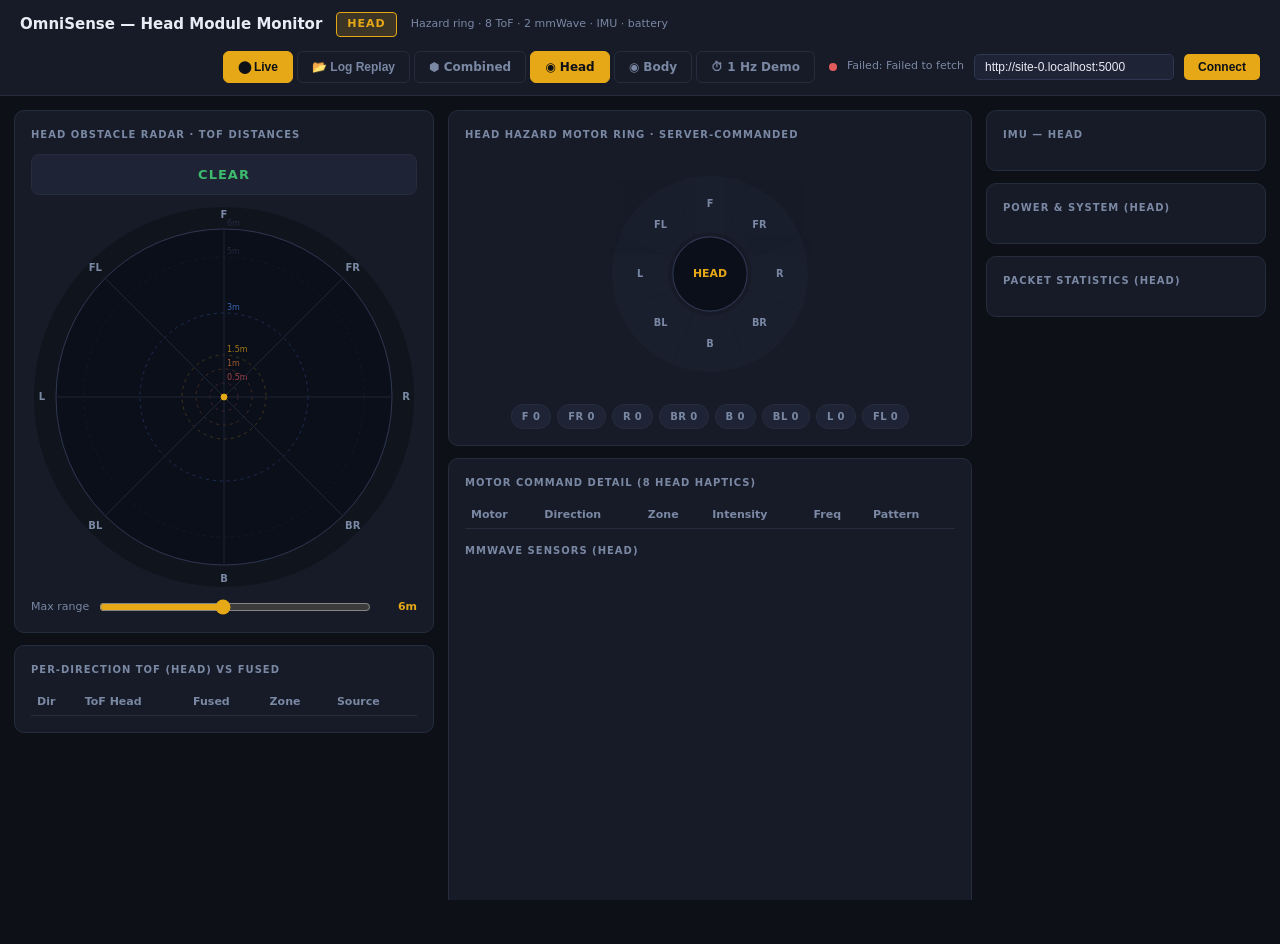
<file: frontend/head_dashboard.html>
<!DOCTYPE html>
<html lang="en">
<head>
<meta charset="UTF-8"/>
<meta name="viewport" content="width=device-width,initial-scale=1"/>
<title>OmniSense · Head Module Monitor</title>
<style>
*{box-sizing:border-box;margin:0;padding:0}
:root{
  --bg:#0d1117;--panel:#161b27;--el:#1e2435;--hover:#252c3d;
  --accent:#4f8ef7;--accent-head:#e6a817;
  --danger:#e05c5c;--warn:#e6a817;--ok:#3dba6e;--muted:#7a88a4;
  --text:#e8ecf4;--border:#252c3d;--borderl:#2e3650;
  --c-CRITICAL:#e05c5c;--c-DANGER:#e07c3c;--c-WARNING:#e6a817;
  --c-CAUTION:#4f8ef7;--c-ALERT:#3dba6e;--c-CLEAR:#2e3650;
}
html,body{height:100%;background:var(--bg);color:var(--text);
  font:13px/1.5 system-ui,sans-serif;overflow-x:hidden}

/* ── Header ─────────────────────────────────────────────────────── */
header{background:var(--panel);border-bottom:1px solid var(--border);
  padding:12px 20px;display:flex;align-items:center;gap:14px;flex-wrap:wrap}
header h1{font-size:15px;font-weight:700;white-space:nowrap}
.module-pill{padding:3px 10px;border-radius:4px;font-size:11px;
  font-weight:700;letter-spacing:1px;background:rgba(230,168,23,.18);
  color:var(--accent-head);border:1px solid var(--accent-head)}
header span.subtitle{font-size:11px;color:var(--muted)}
.tab-bar{display:flex;gap:4px;margin-left:auto}
.tab{padding:6px 14px;border-radius:6px;font-size:12px;font-weight:600;
  text-decoration:none;cursor:pointer;background:transparent;
  border:1px solid var(--border);color:var(--muted);transition:.15s}
.tab:hover{background:var(--hover);color:var(--text)}
.tab.active{background:var(--accent-head);border-color:var(--accent-head);color:#0d1117}
.hdr-right{display:flex;align-items:center;gap:10px}
.conn-dot{width:8px;height:8px;border-radius:50%;background:var(--muted)}
.conn-dot.ok{background:var(--ok);box-shadow:0 0 6px rgba(61,186,110,.5)}
.conn-dot.err{background:var(--danger)}
.conn-dot.warn{background:var(--warn)}
#server-inp{background:var(--el);border:1px solid var(--borderl);
  border-radius:5px;padding:5px 10px;color:var(--text);font-size:12px;
  outline:none;width:200px}
.btn{display:inline-flex;align-items:center;gap:6px;padding:6px 14px;
  border:none;border-radius:5px;font-size:12px;font-weight:600;cursor:pointer;
  transition:.15s}
.btn:active{transform:scale(.97)}
.btn-p{background:var(--accent-head);color:#0d1117}
.btn-p:hover{filter:brightness(1.1)}

/* ── Hazard banner ──────────────────────────────────────────────── */
.hazard-banner{padding:10px 14px;border-radius:8px;font-size:13px;
  font-weight:700;letter-spacing:1px;text-align:center;margin-bottom:12px;
  border:1px solid var(--border);background:var(--el);color:var(--ok)}

/* ── Layout ─────────────────────────────────────────────────────── */
.dashboard{display:grid;grid-template-columns:420px 1fr 280px;gap:14px;
  padding:14px;min-height:calc(100vh - 52px)}
.col{display:flex;flex-direction:column;gap:12px}
.card{background:var(--panel);border:1px solid var(--border);
  border-radius:10px;padding:16px;overflow:hidden}
.card-title{font-size:10px;font-weight:700;text-transform:uppercase;
  letter-spacing:1px;color:var(--muted);margin-bottom:12px}

/* ── Radar ──────────────────────────────────────────────────────── */
#radar-wrap{display:flex;flex-direction:column;align-items:center;gap:12px}
#radar-svg{border-radius:50%;background:rgba(13,17,23,.6)}
.radar-range-row{display:flex;align-items:center;gap:10px;width:100%}
.radar-range-row label{font-size:11px;color:var(--muted);white-space:nowrap}
input[type=range]{flex:1;accent-color:var(--accent-head)}
#range-label{font-size:11px;font-weight:600;color:var(--accent-head);
  white-space:nowrap;width:36px;text-align:right}

/* ── Tables ─────────────────────────────────────────────────────── */
.stbl{width:100%;border-collapse:collapse;font-size:11px;margin-top:4px}
.stbl th{color:var(--muted);font-weight:600;text-align:left;padding:5px 6px;
  border-bottom:1px solid var(--border);white-space:nowrap}
.stbl td{padding:5px 6px;border-bottom:1px solid rgba(46,54,80,.4);
  font-variant-numeric:tabular-nums}
.stbl tr:hover td{background:var(--el)}
.stbl td.dir{font-weight:600;color:var(--text)}
.stbl td.dist{font-family:monospace;font-size:12px}

.zone-pill{display:inline-block;padding:1px 7px;border-radius:8px;
  font-size:10px;font-weight:700;letter-spacing:.4px}
.zone-CRITICAL{background:rgba(224,92,92,.18);color:var(--c-CRITICAL)}
.zone-DANGER  {background:rgba(224,124,60,.15);color:var(--c-DANGER)}
.zone-WARNING {background:rgba(230,168,23,.15);color:var(--c-WARNING)}
.zone-CAUTION {background:rgba(79,142,247,.15);color:var(--c-CAUTION)}
.zone-ALERT   {background:rgba(61,186,110,.12);color:var(--c-ALERT)}
.zone-CLEAR   {background:rgba(46,54,80,.5);color:var(--muted)}

/* ── Motor ring ─────────────────────────────────────────────────── */
#motor-wrap{position:relative;width:240px;height:240px;margin:0 auto 10px}
#motor-svg{width:240px;height:240px}
.motor-chip-row{display:flex;flex-wrap:wrap;gap:6px;justify-content:center;
  margin-top:6px}
.mchip{padding:4px 10px;border-radius:12px;font-size:10px;font-weight:700;
  letter-spacing:.4px;border:1px solid var(--border);background:var(--el);
  color:var(--muted);transition:.2s}
.mchip.active{border-color:var(--accent-head);color:#fff}
.mtbl{width:100%;border-collapse:collapse;font-size:11px;margin-top:8px}
.mtbl th{color:var(--muted);font-weight:600;text-align:left;padding:5px 6px;
  border-bottom:1px solid var(--border);white-space:nowrap}
.mtbl td{padding:5px 6px;border-bottom:1px solid rgba(46,54,80,.4)}

/* ── IMU panel ──────────────────────────────────────────────────── */
.imu-grid{display:grid;grid-template-columns:1fr 1fr;gap:8px}
.imu-cell{background:var(--el);border:1px solid var(--borderl);
  border-radius:6px;padding:8px}
.imu-cell .label{font-size:9px;text-transform:uppercase;letter-spacing:.6px;
  color:var(--muted);margin-bottom:3px}
.imu-cell .value{font-family:monospace;font-size:13px;font-weight:700}

/* ── Power & system grid ────────────────────────────────────────── */
.power-grid{display:grid;grid-template-columns:1fr 1fr;gap:8px}
.power-grid .cell{background:var(--el);border:1px solid var(--borderl);
  border-radius:6px;padding:8px;display:flex;flex-direction:column;gap:2px}
.power-grid .cell .label{font-size:9px;text-transform:uppercase;
  letter-spacing:.6px;color:var(--muted)}
.power-grid .cell .value{font-family:monospace;font-size:13px;font-weight:700}
.power-grid .cell .value.ok{color:var(--ok)}
.power-grid .cell .value.warn{color:var(--warn)}
.power-grid .cell .value.danger{color:var(--danger)}

/* ── Stats grid ─────────────────────────────────────────────────── */
.stats-grid{display:grid;grid-template-columns:1fr 1fr;gap:8px}
.stats-grid .cell{background:var(--el);border:1px solid var(--borderl);
  border-radius:6px;padding:8px}
.stats-grid .cell .label{font-size:9px;text-transform:uppercase;
  letter-spacing:.6px;color:var(--muted);margin-bottom:3px}
.stats-grid .cell .value{font-family:monospace;font-size:13px;font-weight:700}

/* ── mmWave list ────────────────────────────────────────────────── */
.mmw-row{display:grid;grid-template-columns:60px 1fr 1fr 1fr 70px;gap:6px;
  padding:6px 4px;border-bottom:1px solid rgba(46,54,80,.4);
  font-size:11px;align-items:center}
.mmw-row.head{color:var(--muted);font-weight:600;text-transform:uppercase;
  font-size:10px;letter-spacing:.5px}
.mmw-row .val{font-family:monospace;font-variant-numeric:tabular-nums}
.target-pill{display:inline-block;padding:1px 7px;border-radius:8px;
  font-size:10px;font-weight:700}
.target-pill.yes{background:rgba(224,124,60,.2);color:#e07c3c}
.target-pill.no{background:rgba(46,54,80,.5);color:var(--muted)}

/* ── Log replay toolbar ─────────────────────────────────────────── */
.replay-section{padding:0 14px;display:none}
.replay-section.active{display:block}
.replay-card{background:var(--panel);border:1px solid var(--border);
  border-radius:10px;padding:14px;margin-top:14px}
.replay-card .card-title{font-size:10px;font-weight:700;text-transform:uppercase;
  letter-spacing:1px;color:var(--muted);margin-bottom:10px;display:flex;
  align-items:center;gap:8px}
.replay-card .card-title .replay-pill{padding:2px 8px;border-radius:10px;
  font-size:9px;background:rgba(230,168,23,.18);color:var(--warn);
  border:1px solid var(--warn);letter-spacing:.5px}
.drop-zone{border:2px dashed var(--borderl);border-radius:10px;padding:30px;
  text-align:center;cursor:pointer;transition:.2s;background:var(--el);
  color:var(--muted)}
.drop-zone:hover,.drop-zone.drag-over{border-color:var(--accent-head);
  color:var(--text);background:rgba(230,168,23,.08)}
.drop-zone svg{margin-bottom:10px;opacity:.5}
.drop-zone p{font-size:13px;margin-bottom:4px}
.drop-zone span{font-size:11px}
.playback-bar{display:flex;align-items:center;gap:10px;flex-wrap:wrap;
  background:var(--el);border:1px solid var(--borderl);border-radius:8px;
  padding:10px 14px}
.playback-bar label{font-size:10px;color:var(--muted);text-transform:uppercase;
  letter-spacing:.5px}
#pkt-slider{flex:1;min-width:200px;accent-color:var(--accent-head)}
#pkt-counter{font-size:12px;font-weight:600;color:var(--accent-head);
  white-space:nowrap;font-family:monospace;min-width:140px}
.speed-btns{display:flex;gap:4px}
.sbtn{padding:3px 9px;border-radius:4px;font-size:11px;font-weight:600;
  cursor:pointer;background:var(--el);border:1px solid var(--borderl);
  color:var(--muted)}
.sbtn.active{background:var(--accent-head);border-color:var(--accent-head);color:#0d1117}
#log-info{font-size:11px;color:var(--muted);padding:0 2px}
.btn-sm{padding:4px 10px;font-size:11px;font-weight:600;border-radius:4px;
  cursor:pointer;background:var(--el);border:1px solid var(--borderl);
  color:var(--text)}
.btn-sm:hover{background:var(--hover)}
.btn-danger{background:transparent;border:1px solid var(--danger);
  color:var(--danger);padding:4px 10px;font-size:11px;font-weight:600;
  border-radius:4px;cursor:pointer}
.btn-danger:hover{background:rgba(224,92,92,.10)}
.replay-banner{padding:6px 12px;border-radius:6px;font-size:11px;
  font-weight:600;letter-spacing:.5px;margin-bottom:10px;text-align:center;
  background:rgba(230,168,23,.10);color:var(--warn);
  border:1px solid var(--warn);display:none}
.replay-banner.active{display:block}
</style>
</head>
<body>

<header>
  <h1>OmniSense — Head Module Monitor</h1>
  <span class="module-pill">HEAD</span>
  <span class="subtitle">Hazard ring · 8 ToF · 2 mmWave · IMU · battery</span>
  <div class="tab-bar">
    <button class="tab active" id="mode-live-btn" onclick="setMode('live')">⬤ Live</button>
    <button class="tab" id="mode-log-btn" onclick="setMode('log')">📂 Log Replay</button>
    <a class="tab" href="/dashboard">⬢ Combined</a>
    <a class="tab active" href="/dashboard/head">◉ Head</a>
    <a class="tab" href="/dashboard/body">◉ Body</a>
    <a class="tab" href="/dashboard/second">⏱ 1 Hz Demo</a>
  </div>
  <div class="hdr-right">
    <span class="conn-dot" id="cdot"></span>
    <span id="cstat" style="font-size:11px;color:var(--muted)">Disconnected</span>
    <input id="server-inp" type="text" placeholder="Server URL"/>
    <button class="btn btn-p" id="conn-btn" onclick="toggleConnect()">Connect</button>
  </div>
</header>

<!-- ══════════ LOG REPLAY TOOLBAR (toggled by Log/Live tabs) ══════════ -->
<div id="replay-section" class="replay-section">
  <div class="replay-card">
    <div class="card-title">
      Log Replay
      <span class="replay-pill">offline · uses recorded log</span>
    </div>

    <div id="drop-zone" class="drop-zone">
      <svg width="42" height="42" viewBox="0 0 24 24" fill="none"
           stroke="currentColor" stroke-width="1.5">
        <path d="M14 2H6a2 2 0 0 0-2 2v16a2 2 0 0 0 2 2h12a2 2 0 0 0 2-2V8z"/>
        <polyline points="14 2 14 8 20 8"/>
        <line x1="12" y1="18" x2="12" y2="12"/>
        <polyline points="9 15 12 12 15 15"/>
      </svg>
      <p>Drop an <code>omnisense_*.log</code> file here, or click to browse</p>
      <span>Only head-module packets in the log are replayed.</span>
    </div>
    <input id="file-inp" type="file" accept=".log,.txt" style="display:none"/>

    <div id="playback-wrap" style="display:none">
      <div class="playback-bar">
        <span id="pkt-counter">PKT #0  (0/0)</span>
        <input id="pkt-slider" type="range" min="0" value="0"/>
        <button class="btn-sm" onclick="logReplay.stepBack()">◀</button>
        <button class="btn-sm" id="play-btn" onclick="logReplay.toggle()">▶ Play</button>
        <button class="btn-sm" onclick="logReplay.stepForward()">▶</button>
        <label>Speed</label>
        <div class="speed-btns">
          <button class="sbtn" onclick="setReplaySpeed(1,this)">1×</button>
          <button class="sbtn" onclick="setReplaySpeed(5,this)">5×</button>
          <button class="sbtn active" onclick="setReplaySpeed(10,this)">10×</button>
          <button class="sbtn" onclick="setReplaySpeed(30,this)">30×</button>
        </div>
        <span id="log-info"></span>
        <button class="btn-danger" style="margin-left:auto"
                onclick="logReplay.clear()">✕ Clear</button>
      </div>
    </div>
  </div>
</div>

<div class="dashboard">

  <!-- LEFT: Radar + Per-Direction Table -->
  <div class="col">
    <div class="card">
      <div class="card-title">Head Obstacle Radar · ToF Distances</div>
      <div id="hazard-banner" class="hazard-banner">CLEAR</div>
      <div id="radar-wrap">
        <svg id="radar-svg" width="380" height="380" viewBox="0 0 380 380"></svg>
        <div class="radar-range-row">
          <label>Max range</label>
          <input type="range" id="range-slider" min="1" max="12" value="6" step="0.5"
            oninput="radarMaxM=+this.value;document.getElementById('range-label').textContent=this.value+'m';renderAll(latest)"/>
          <span id="range-label">6m</span>
        </div>
      </div>
    </div>
    <div class="card">
      <div class="card-title">Per-Direction ToF (Head) vs Fused</div>
      <table class="stbl" id="sensor-tbl">
        <thead><tr>
          <th>Dir</th><th>ToF Head</th><th>Fused</th><th>Zone</th><th>Source</th>
        </tr></thead>
        <tbody id="sensor-tbl-body"></tbody>
      </table>
    </div>
  </div>

  <!-- MIDDLE: Hazard Motor Ring + Motor Detail + mmWave -->
  <div class="col">
    <div class="card">
      <div class="card-title">Head Hazard Motor Ring · Server-Commanded</div>
      <div id="motor-wrap">
        <svg id="motor-svg" viewBox="0 0 220 220"></svg>
      </div>
      <div class="motor-chip-row" id="motor-chips"></div>
    </div>
    <div class="card" style="flex:1">
      <div class="card-title">Motor Command Detail (8 head haptics)</div>
      <table class="mtbl" id="motor-tbl">
        <thead><tr>
          <th>Motor</th><th>Direction</th><th>Zone</th>
          <th>Intensity</th><th>Freq</th><th>Pattern</th>
        </tr></thead>
        <tbody id="motor-tbl-body"></tbody>
      </table>
      <div style="margin-top:14px">
        <div class="card-title">mmWave Sensors (Head)</div>
        <div id="mmwave-list"></div>
      </div>
    </div>
  </div>

  <!-- RIGHT: IMU + Power + Stats -->
  <div class="col">
    <div class="card">
      <div class="card-title">IMU — Head</div>
      <div class="imu-grid" id="imu-panel"></div>
      <div id="imu-notice" style="display:none;padding:10px;background:var(--el);
           border:1px dashed var(--borderl);border-radius:6px;text-align:center;
           font-size:11px;color:var(--muted);margin-top:8px">
        <div style="font-size:13px;color:var(--accent-head,#3da3ba);margin-bottom:4px">
          No IMU on this module
        </div>
        Current build mounts a single ICM-20948 on the body module.
        Open the
        <a href="/dashboard/body" style="color:var(--accent-body,#3dba6e)">Body dashboard</a>
        for orientation and turn data.
      </div>
    </div>
    <div class="card">
      <div class="card-title">Power &amp; System (Head)</div>
      <div class="power-grid" id="power-panel"></div>
    </div>
    <div class="card">
      <div class="card-title">Packet Statistics (Head)</div>
      <div class="stats-grid" id="stats-panel"></div>
    </div>
  </div>

</div>

<script>
"use strict";

// ─── Constants ─────────────────────────────────────────────────────────────
const DIRS = ["front","front_right","right","back_right","back","back_left","left","front_left"];
const DIR_LABELS = {
  front:"F",front_right:"FR",right:"R",back_right:"BR",
  back:"B",back_left:"BL",left:"L",front_left:"FL"
};
const DIR_FULL = {
  front:"Front",front_right:"Front-Right",right:"Right",back_right:"Back-Right",
  back:"Back",back_left:"Back-Left",left:"Left",front_left:"Front-Left"
};
const ZONE_COLORS = {
  CRITICAL:"#e05c5c",DANGER:"#e07c3c",WARNING:"#e6a817",
  CAUTION:"#4f8ef7",ALERT:"#3dba6e",CLEAR:"#2e3650"
};
const ZONE_LEVELS = {CLEAR:0,ALERT:1,CAUTION:2,WARNING:3,DANGER:4,CRITICAL:5};

// ─── State ─────────────────────────────────────────────────────────────────
let serverUrl = "http://localhost:5000";
let connected = false;
let liveTimer = null;
let radarMaxM = 6;
let latest = null;

// ─── Connection ────────────────────────────────────────────────────────────
function toggleConnect(){ connected ? disconnect() : connect(); }

async function connect(){
  serverUrl = document.getElementById("server-inp").value.trim().replace(/\/$/,"");
  if(!serverUrl){ serverUrl = "http://" + location.host; }
  setConnStatus("connecting");
  try{
    const r = await fetch(`${serverUrl}/status`, {signal: AbortSignal.timeout(4000)});
    if(!r.ok) throw new Error(`HTTP ${r.status}`);
    connected = true;
    setConnStatus("ok");
    document.getElementById("conn-btn").textContent = "Disconnect";
    liveTimer = setInterval(fetchLive, 300);
    fetchLive();
  } catch(e){
    setConnStatus("err");
    document.getElementById("cstat").textContent = "Failed: " + e.message;
    document.getElementById("conn-btn").textContent = "Connect";
  }
}
function disconnect(){
  connected = false;
  if(liveTimer){ clearInterval(liveTimer); liveTimer = null; }
  setConnStatus("off");
  document.getElementById("conn-btn").textContent = "Connect";
}
function setConnStatus(s){
  const dot = document.getElementById("cdot");
  const lbl = document.getElementById("cstat");
  let cls = "conn-dot";
  if(s === "ok")        cls += " ok";
  else if(s === "err")  cls += " err";
  else if(s === "warn") cls += " warn";
  dot.className = cls;
  lbl.textContent = s==="ok"        ? "Connected"
                  : s==="connecting"? "Connecting…"
                  : s==="err"       ? "Error"
                  : s==="warn"      ? "Head offline"
                  :                   "Disconnected";
}

// ─── Polling ───────────────────────────────────────────────────────────────
function emptyHeadLivePayload(){
  const tof = {}, fused = {};
  DIRS.forEach(d => {
    tof[d] = null;
    fused[d] = { dist_m: null, zone: "CLEAR", source: "none" };
  });
  return {
    status: "ok",
    online: false,
    device_id: null,
    idle_since_ms: null,
    packet_count: 0,
    pkt_rate_hz: null,
    latency_ms: null,
    proc_avg_ms: null,
    interval_min_ms: null,
    interval_avg_ms: null,
    interval_max_ms: null,
    tof, fused,
    motors: [],
    hazard: { level: 0, label: "CLEAR", alerts: [] },
    mmwave: {},
    imu: {},
    battery: {},
    system: {},
  };
}

async function fetchLive(){
  if(!connected) return;
  try{
    const r = await fetch(`${serverUrl}/sensor_state/head`,
                          {signal: AbortSignal.timeout(1000)});
    if(r.status === 204){
      setConnStatus("warn");
      renderAll(emptyHeadLivePayload());
      return;
    }
    if(!r.ok) throw new Error();
    const d = await r.json();
    if(d.status === "ok"){
      latest = d;
      setConnStatus(d.online === false ? "warn" : "ok");
      renderAll(d);
    }
  } catch { /* keep last frame, ignore transient errors */ }
}

// ─── Render dispatcher ────────────────────────────────────────────────────
function renderAll(data){
  if(!data) return;
  drawRadar(data.tof || {}, data.fused || {});
  renderHazardBanner(data.hazard);
  renderSensorTable(data);
  drawMotorRing(data.motors || []);
  renderMotorTable(data.motors || []);
  renderMmwave(data.mmwave || {});
  renderImu(data.imu || {});
  renderPower(data);
  renderStats(data);
}

// ─── Hazard banner ────────────────────────────────────────────────────────
function renderHazardBanner(h){
  const el = document.getElementById("hazard-banner");
  if(!h || !h.label){ el.textContent = "CLEAR"; el.style.color = "var(--ok)";
                       el.style.borderColor = "var(--border)"; return; }
  el.textContent = `${h.label}` + (h.alerts && h.alerts.length
                ? ` · ${h.alerts.length} active alert${h.alerts.length>1?"s":""}` : "");
  el.style.color = ZONE_COLORS[h.label] || "var(--ok)";
  el.style.borderColor = ZONE_COLORS[h.label] || "var(--border)";
  el.style.background = `${ZONE_COLORS[h.label] || "transparent"}22`;
}

// ─── Radar SVG (380×380) ───────────────────────────────────────────────────
const R_CX = 190, R_CY = 190, CHART_R = 168;
function polarXY(deg, r, cx, cy){
  const rad = (deg - 90) * Math.PI / 180;
  return [cx + r*Math.cos(rad), cy + r*Math.sin(rad)];
}
function annularSectorPath(s, e, ir, or_, cx, cy){
  if(or_ < 1) return "";
  const [ox1,oy1] = polarXY(s, or_, cx, cy);
  const [ox2,oy2] = polarXY(e, or_, cx, cy);
  const lg = e - s > 180 ? 1 : 0;
  if(ir < 1){
    return `M ${cx} ${cy} L ${ox1.toFixed(2)} ${oy1.toFixed(2)} `
         + `A ${or_.toFixed(2)} ${or_.toFixed(2)} 0 ${lg} 1 ${ox2.toFixed(2)} ${oy2.toFixed(2)} Z`;
  }
  const [ix1,iy1] = polarXY(s, ir, cx, cy);
  const [ix2,iy2] = polarXY(e, ir, cx, cy);
  return `M ${ox1.toFixed(2)} ${oy1.toFixed(2)} `
       + `A ${or_.toFixed(2)} ${or_.toFixed(2)} 0 ${lg} 1 ${ox2.toFixed(2)} ${oy2.toFixed(2)} `
       + `L ${ix2.toFixed(2)} ${iy2.toFixed(2)} `
       + `A ${ir.toFixed(2)} ${ir.toFixed(2)} 0 ${lg} 0 ${ix1.toFixed(2)} ${iy1.toFixed(2)} Z`;
}

function drawRadar(tof, fused){
  const svg = document.getElementById("radar-svg");
  if(!svg) return;
  const cx = R_CX, cy = R_CY, R = CHART_R;
  const lines = [];

  lines.push(`<circle cx="${cx}" cy="${cy}" r="${R}" fill="#0b0f1a" stroke="#2e3650" stroke-width="1"/>`);

  const ringDists = [0.5,1.0,1.5,3.0,5.0].filter(d => d < radarMaxM).concat([radarMaxM]);
  ringDists.forEach(d => {
    const r = (d / radarMaxM) * R;
    const col = d <= 0.5 ? ZONE_COLORS.CRITICAL :
                d <= 1.0 ? ZONE_COLORS.DANGER   :
                d <= 1.5 ? ZONE_COLORS.WARNING  :
                d <= 3.0 ? ZONE_COLORS.CAUTION  : "#2e3650";
    lines.push(`<circle cx="${cx}" cy="${cy}" r="${r.toFixed(1)}" fill="none" stroke="${col}" stroke-width="0.7" stroke-dasharray="3 4" opacity="0.35"/>`);
    const [lx,ly] = polarXY(0, r, cx, cy);
    lines.push(`<text x="${(lx+3).toFixed(1)}" y="${(ly-3).toFixed(1)}" font-size="8" fill="${col}" opacity="0.7">${d}m</text>`);
  });

  DIRS.forEach((_,i) => {
    const [x2,y2] = polarXY(i*45, R, cx, cy);
    lines.push(`<line x1="${cx}" y1="${cy}" x2="${x2.toFixed(1)}" y2="${y2.toFixed(1)}" stroke="#1e2535" stroke-width="1"/>`);
  });

  // Per-direction wedges based on the head's own ToF reading.
  DIRS.forEach((dir,i) => {
    const dist = tof[dir];
    if(dist == null) return;
    const dClamp = Math.min(dist, radarMaxM);
    const r = (dClamp / radarMaxM) * R;
    const fz = (fused[dir] && fused[dir].zone) || classifyZone(dist);
    const col = ZONE_COLORS[fz] || ZONE_COLORS.CLEAR;
    const start = i*45 - 22.5, end = i*45 + 22.5;
    lines.push(`<path d="${annularSectorPath(start, end, 0, r, cx, cy)}" fill="${col}" opacity="0.55"/>`);
  });

  // Direction labels around the perimeter.
  DIRS.forEach((dir, i) => {
    const [tx,ty] = polarXY(i*45, R + 14, cx, cy);
    lines.push(`<text x="${tx.toFixed(1)}" y="${ty.toFixed(1)}" font-size="10" font-weight="700" fill="#7a88a4" text-anchor="middle" dominant-baseline="middle">${DIR_LABELS[dir]}</text>`);
  });

  // Centre marker.
  lines.push(`<circle cx="${cx}" cy="${cy}" r="4" fill="#e6a817" stroke="#0d1117" stroke-width="1"/>`);

  svg.innerHTML = lines.join("\n");
}

function classifyZone(d){
  if(d == null) return "CLEAR";
  if(d <= 0.5) return "CRITICAL";
  if(d <= 1.0) return "DANGER";
  if(d <= 1.5) return "WARNING";
  if(d <= 3.0) return "CAUTION";
  if(d <= 5.0) return "ALERT";
  return "CLEAR";
}

// ─── Per-direction sensor table ───────────────────────────────────────────
function renderSensorTable(d){
  const tof   = d.tof   || {};
  const fused = d.fused || {};
  const tbody = document.getElementById("sensor-tbl-body");
  tbody.innerHTML = DIRS.map(dir => {
    const tofVal = tof[dir];
    const fz     = fused[dir] || {};
    const zone   = fz.zone || classifyZone(tofVal);
    const fusedDist = fz.dist_m;
    return `<tr>
      <td class="dir">${DIR_FULL[dir]}</td>
      <td class="dist">${tofVal == null ? "—" : tofVal.toFixed(2) + " m"}</td>
      <td class="dist">${fusedDist == null ? "—" : fusedDist.toFixed(2) + " m"}</td>
      <td><span class="zone-pill zone-${zone}">${zone}</span></td>
      <td>${fz.source || "head"}</td>
    </tr>`;
  }).join("");
}

// ─── Motor ring (8 head haptics) ──────────────────────────────────────────
const M_CX = 110, M_CY = 110, M_OUTER = 90, M_INNER = 38;
function drawMotorRing(motors){
  const svg = document.getElementById("motor-svg");
  if(!svg) return;

  // Build a quick lookup motor_id → motor entry.
  const byId = {};
  motors.forEach(m => { byId[m.motor_id] = m; });

  const lines = [];
  for(let i = 0; i < 8; i++){
    const m = byId[i] || {};
    const dir = m.direction || DIRS[i];
    const active = !!m.active;
    const intensity = +m.intensity || 0;
    const zone = m.zone || "CLEAR";
    const baseCol = ZONE_COLORS[zone] || ZONE_COLORS.CLEAR;
    const opacity = active ? Math.max(0.35, intensity / 255) : 0.15;
    const start = i*45 - 22.5, end = i*45 + 22.5;
    lines.push(`<path d="${annularSectorPath(start, end, M_INNER, M_OUTER, M_CX, M_CY)}" fill="${baseCol}" opacity="${opacity.toFixed(2)}" stroke="${active ? '#fff' : '#1e2535'}" stroke-width="${active ? 1.2 : 0.6}"/>`);

    const [lx,ly] = polarXY(i*45, (M_INNER+M_OUTER)/2, M_CX, M_CY);
    lines.push(`<text x="${lx.toFixed(1)}" y="${ly.toFixed(1)}" font-size="9" font-weight="700" fill="${active ? '#fff' : '#7a88a4'}" text-anchor="middle" dominant-baseline="middle">${DIR_LABELS[dir]}</text>`);
  }
  // Inner circle marker.
  lines.push(`<circle cx="${M_CX}" cy="${M_CY}" r="${M_INNER-4}" fill="#0b0f1a" stroke="#2e3650"/>`);
  lines.push(`<text x="${M_CX}" y="${M_CY}" font-size="10" font-weight="700" fill="#e6a817" text-anchor="middle" dominant-baseline="middle">HEAD</text>`);
  svg.innerHTML = lines.join("\n");

  // Chips below the ring.
  const chips = document.getElementById("motor-chips");
  chips.innerHTML = DIRS.map((dir, i) => {
    const m = byId[i] || {};
    const active = !!m.active;
    return `<span class="mchip${active ? ' active' : ''}">${DIR_LABELS[dir]} ${m.intensity || 0}</span>`;
  }).join("");
}

function renderMotorTable(motors){
  const tbody = document.getElementById("motor-tbl-body");
  if(!motors.length){
    tbody.innerHTML = `<tr><td colspan="6" style="color:var(--muted);text-align:center;padding:12px">No motor commands yet</td></tr>`;
    return;
  }
  tbody.innerHTML = motors.map(m => `
    <tr>
      <td>M${m.motor_id}</td>
      <td class="dir">${DIR_FULL[m.direction] || m.direction}</td>
      <td><span class="zone-pill zone-${m.zone}">${m.zone}</span></td>
      <td>${m.intensity || 0}/255</td>
      <td>${m.freq_hz != null ? m.freq_hz + " Hz" : "—"}</td>
      <td style="color:${m.active ? 'var(--text)' : 'var(--muted)'}">${m.pattern || "off"}</td>
    </tr>
  `).join("");
}

// ─── mmWave list ──────────────────────────────────────────────────────────
function renderMmwave(mmwave){
  const wrap = document.getElementById("mmwave-list");
  const sensors = Object.entries(mmwave);
  if(!sensors.length){
    wrap.innerHTML = `<div style="color:var(--muted);font-size:11px;padding:8px">No mmWave data yet</div>`;
    return;
  }
  let html = `<div class="mmw-row head"><span>Sensor</span><span>Target</span><span>Range (m)</span><span>Speed (m/s)</span><span>Status</span></div>`;
  sensors.forEach(([key, v]) => {
    const target = v && v.target_detected ? "yes" : "no";
    const range  = v && v.range_m != null ? v.range_m.toFixed(2) : "—";
    const speed  = v && v.speed_mps != null ? v.speed_mps.toFixed(2) : "—";
    const ok     = v && v.healthy !== false;
    html += `
      <div class="mmw-row">
        <span style="font-weight:600">${key}</span>
        <span><span class="target-pill ${target}">${target.toUpperCase()}</span></span>
        <span class="val">${range}</span>
        <span class="val">${speed}</span>
        <span style="color:${ok ? 'var(--ok)' : 'var(--danger)'};font-weight:600;font-size:10px">${ok ? "OK" : "FAIL"}</span>
      </div>`;
  });
  wrap.innerHTML = html;
}

// ─── IMU panel ────────────────────────────────────────────────────────────
function renderImu(imu){
  const wrap   = document.getElementById("imu-panel");
  const notice = document.getElementById("imu-notice");
  const fmt = (v, suf) => v == null ? "—" : (typeof v === "number" ? v.toFixed(2) : v) + (suf || "");

  // Current build: head module has no IMU. The firmware sends an empty {}
  // for imu, so detect that and show the "not equipped" notice instead of
  // a grid of fake zeros.
  const hasData = imu && (imu.roll_deg !== undefined || imu.yaw_deg !== undefined
                          || imu.accel_x !== undefined);
  if (!hasData) {
    wrap.style.display   = "none";
    if (notice) notice.style.display = "block";
    return;
  }
  wrap.style.display   = "grid";
  if (notice) notice.style.display = "none";

  wrap.innerHTML = `
    <div class="imu-cell"><div class="label">Roll</div><div class="value">${fmt(imu.roll_deg, "°")}</div></div>
    <div class="imu-cell"><div class="label">Pitch</div><div class="value">${fmt(imu.pitch_deg, "°")}</div></div>
    <div class="imu-cell"><div class="label">Yaw</div><div class="value">${fmt(imu.yaw_deg, "°")}</div></div>
    <div class="imu-cell"><div class="label">|a| (g)</div><div class="value">${imu.accel_x == null ? "—" : (Math.hypot(imu.accel_x||0, imu.accel_y||0, imu.accel_z||0) / 9.81).toFixed(2)}</div></div>
    <div class="imu-cell"><div class="label">a<sub>x</sub></div><div class="value">${fmt(imu.accel_x, " m/s²")}</div></div>
    <div class="imu-cell"><div class="label">a<sub>y</sub></div><div class="value">${fmt(imu.accel_y, " m/s²")}</div></div>
    <div class="imu-cell"><div class="label">a<sub>z</sub></div><div class="value">${fmt(imu.accel_z, " m/s²")}</div></div>
    <div class="imu-cell"><div class="label">Stable</div><div class="value">${imu.stable === false ? "no" : "yes"}</div></div>
  `;
}

// ─── Power panel ──────────────────────────────────────────────────────────
function renderPower(d){
  const b = d.battery || {};
  const s = d.system  || {};
  const wrap = document.getElementById("power-panel");
  const v   = b.voltage_v;
  const soc = b.soc_pct;
  const t   = s.die_temp_c;
  const heap= s.free_heap_b;
  const rssi= s.wifi_rssi;
  const up  = d.uptime_s;

  const vCls   = v   == null ? "" : (v < 3.4 ? "value danger" : v < 3.6 ? "value warn" : "value ok");
  const socCls = soc == null ? "" : (soc < 20 ? "value danger" : soc < 40 ? "value warn" : "value ok");
  const rssiCls= rssi== null ? "" : (rssi < -80 ? "value danger" : rssi < -65 ? "value warn" : "value ok");
  const tCls   = t   == null ? "" : (t > 60 ? "value danger" : t > 50 ? "value warn" : "value ok");

  wrap.innerHTML = `
    <div class="cell"><span class="label">Battery V</span><span class="${vCls || 'value'}">${v == null ? "—" : v.toFixed(2) + " V"}</span></div>
    <div class="cell"><span class="label">SoC</span><span class="${socCls || 'value'}">${soc == null ? "—" : soc.toFixed(0) + " %"}</span></div>
    <div class="cell"><span class="label">Die Temp</span><span class="${tCls || 'value'}">${t == null ? "—" : t.toFixed(1) + " °C"}</span></div>
    <div class="cell"><span class="label">Free Heap</span><span class="value">${heap == null ? "—" : (heap/1024).toFixed(0) + " KB"}</span></div>
    <div class="cell"><span class="label">WiFi RSSI</span><span class="${rssiCls || 'value'}">${rssi == null ? "—" : rssi + " dBm"}</span></div>
    <div class="cell"><span class="label">Uptime</span><span class="value">${up == null ? "—" : formatUptime(up)}</span></div>
  `;
}
function formatUptime(s){
  s = +s || 0;
  const h = Math.floor(s/3600), m = Math.floor((s%3600)/60), ss = Math.floor(s%60);
  if(h) return `${h}h ${m}m`;
  if(m) return `${m}m ${ss}s`;
  return `${ss}s`;
}

// ─── Stats panel ──────────────────────────────────────────────────────────
function renderStats(d){
  const wrap = document.getElementById("stats-panel");
  const onCls = d.online ? "value" : "value";
  const onColor = d.online ? "var(--ok)" : "var(--danger)";
  wrap.innerHTML = `
    <div class="cell"><span class="label">Status</span><span class="value" style="color:${onColor}">${d.online ? "ONLINE" : "OFFLINE"}</span></div>
    <div class="cell"><span class="label">Idle</span><span class="${onCls}">${d.idle_since_ms == null ? "—" : (d.idle_since_ms < 1000 ? d.idle_since_ms.toFixed(0) + " ms" : (d.idle_since_ms/1000).toFixed(1) + " s")}</span></div>
    <div class="cell"><span class="label">Pkts</span><span class="value">${d.packet_count ?? 0}</span></div>
    <div class="cell"><span class="label">Rate</span><span class="value">${d.pkt_rate_hz == null ? "—" : d.pkt_rate_hz.toFixed(1) + " Hz"}</span></div>
    <div class="cell"><span class="label">Latency</span><span class="value">${d.latency_ms == null ? "—" : d.latency_ms.toFixed(0) + " ms"}</span></div>
    <div class="cell"><span class="label">Proc avg</span><span class="value">${d.proc_avg_ms == null ? "—" : d.proc_avg_ms.toFixed(1) + " ms"}</span></div>
    <div class="cell"><span class="label">Iv min/avg/max</span><span class="value" style="font-size:11px">${d.interval_min_ms == null ? "—" : `${d.interval_min_ms.toFixed(0)}/${(d.interval_avg_ms||0).toFixed(0)}/${(d.interval_max_ms||0).toFixed(0)}`}</span></div>
    <div class="cell"><span class="label">Device ID</span><span class="value" style="font-size:10px">${d.device_id || "—"}</span></div>
  `;
}

// ─── Tab link rewriter ───────────────────────────────────────────────────
// The pages can be served two ways:
//   1. Through Flask  → URLs like /dashboard, /dashboard/head, /dashboard/body
//   2. Through a plain static file server (e.g. python -m http.server 8080)
//      → URLs like sensor_dashboard.html, head_dashboard.html, body_dashboard.html
// Detect the deployment from location.pathname and rewrite the tab anchors
// accordingly so navigation works in either context.
function fixTabLinks(){
  const isFlask = location.pathname.startsWith("/dashboard");
  const map = isFlask
    ? {"/dashboard":"/dashboard", "/dashboard/head":"/dashboard/head", "/dashboard/body":"/dashboard/body", "/dashboard/second":"/dashboard/second"}
    : {"/dashboard":"sensor_dashboard.html", "/dashboard/head":"head_dashboard.html", "/dashboard/body":"body_dashboard.html", "/dashboard/second":"second_dashboard.html"};
  document.querySelectorAll("a.tab").forEach(a => {
    const href = a.getAttribute("href");
    if(map[href]) a.setAttribute("href", map[href]);
  });
}

// ─── Live / Log mode toggle + replay glue ───────────────────────────────
let mode      = "live";    // "live" | "log"
let logReplay = null;      // OmniSenseLog.LogReplay instance (lazy)

function setMode(next){
  if(next === mode) return;
  mode = next;
  const replaySec = document.getElementById("replay-section");
  const banner    = document.getElementById("replay-banner");
  const liveBtn   = document.getElementById("mode-live-btn");
  const logBtn    = document.getElementById("mode-log-btn");
  const connBtn   = document.getElementById("conn-btn");
  const serverInp = document.getElementById("server-inp");

  if(next === "log"){
    if(connected) disconnect();
    if(replaySec) replaySec.classList.add("active");
    if(banner)    banner.classList.add("active");
    if(liveBtn)   liveBtn.classList.remove("active");
    if(logBtn)    logBtn.classList.add("active");
    if(connBtn)   connBtn.disabled = true;
    if(serverInp) serverInp.disabled = true;
    setConnStatus("off");
    document.getElementById("cstat").textContent = "Log replay";
  } else {
    if(replaySec) replaySec.classList.remove("active");
    if(banner)    banner.classList.remove("active");
    if(liveBtn)   liveBtn.classList.add("active");
    if(logBtn)    logBtn.classList.remove("active");
    if(connBtn)   connBtn.disabled = false;
    if(serverInp) serverInp.disabled = false;
    if(logReplay && logReplay.playing) logReplay.toggle();
    if(location.protocol === "http:" || location.protocol === "https:"){
      connect();
    }
  }
}

function setReplaySpeed(s, btn){
  if(!logReplay) return;
  logReplay.setSpeed(s);
  document.querySelectorAll("#replay-section .sbtn")
          .forEach(b => b.classList.remove("active"));
  if(btn) btn.classList.add("active");
}

function initLogReplay(){
  if(!window.OmniSenseLog){
    console.warn("log_replay.js not loaded; replay disabled");
    return;
  }
  logReplay = new window.OmniSenseLog.LogReplay({
    module:         "head",
    dropZoneId:     "drop-zone",
    fileInputId:    "file-inp",
    playbackWrapId: "playback-wrap",
    sliderId:       "pkt-slider",
    counterId:      "pkt-counter",
    playBtnId:      "play-btn",
    infoId:         "log-info",
    projectFrame:   window.OmniSenseLog.projectHeadFrame,
    renderFrame: (view) => { latest = view; renderAll(view); },
  });
}

function loadLogReplayEngine(cb){
  if(window.OmniSenseLog){ cb(); return; }
  const isFlask = location.pathname.startsWith("/dashboard");
  const src = isFlask ? "/frontend/log_replay.js" : "log_replay.js";
  const s = document.createElement("script");
  s.src = src;
  s.onload  = cb;
  s.onerror = () => console.warn("Could not load log_replay.js from", src);
  document.head.appendChild(s);
}

// ─── Init ─────────────────────────────────────────────────────────────────
window.addEventListener("DOMContentLoaded", () => {
  fixTabLinks();
  // Default the server URL to the page's own host so /dashboard/head works
  // when served by Flask, but still allow editing for static-file viewing.
  const inp = document.getElementById("server-inp");
  inp.value = `http://${location.hostname || "localhost"}:5000`;
  drawRadar({}, {});
  drawMotorRing([]);
  loadLogReplayEngine(initLogReplay);
  // Auto-connect when served by the Flask app.
  if(location.protocol === "http:" || location.protocol === "https:"){
    connect();
  }
});
</script>
</body>
</html>
</file>
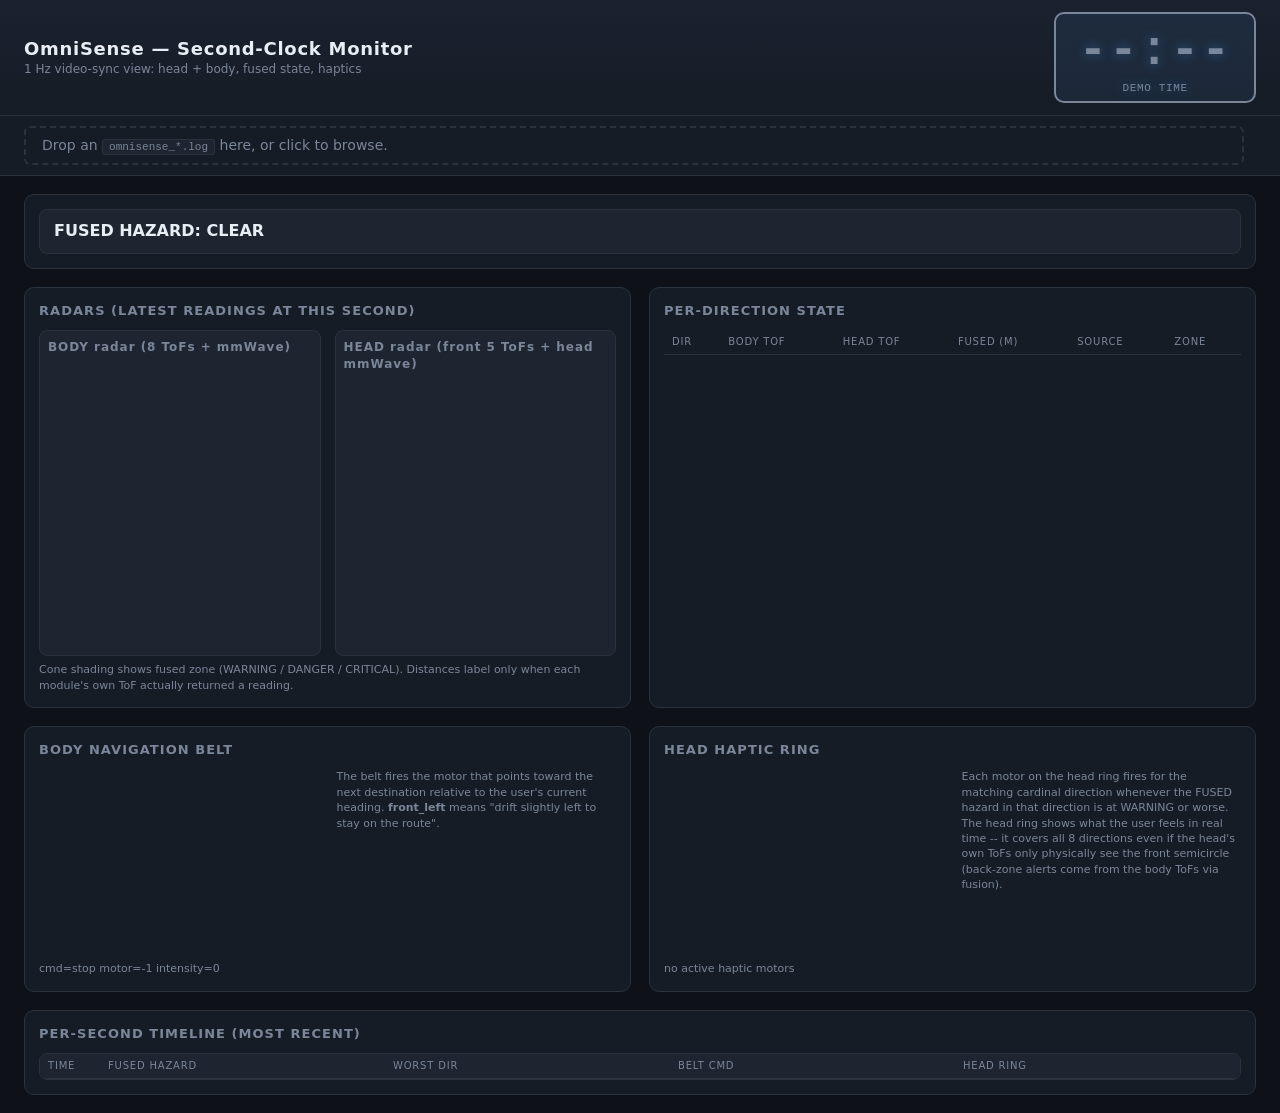
<file: frontend/second_dashboard.html>
<!DOCTYPE html>
<html lang="en">
<head>
<meta charset="UTF-8">
<title>OmniSense — Second-Clock Monitor (1 Hz, video-sync)</title>
<style>
  :root {
    --bg:#0e1218; --panel:#161c25; --el:#1e2530; --border:#2a323e;
    --fg:#e9eef5; --muted:#7a8699; --accent:#5aa9ff;
    --ok:#2ecc71; --warn:#f1c40f; --danger:#e67e22; --critical:#e74c3c;
    --caution:#3498db;
  }
  * { box-sizing: border-box; }
  body {
    margin:0; background:var(--bg); color:var(--fg);
    font: 14px/1.4 system-ui, -apple-system, "Segoe UI", Roboto, sans-serif;
  }
  header {
    display:flex; align-items:center; gap:24px;
    padding:12px 24px; border-bottom:1px solid var(--border);
    background:linear-gradient(180deg,#1a2230 0,var(--panel) 100%);
  }
  h1 { font-size:18px; margin:0; letter-spacing:.04em; }
  .subtitle { color:var(--muted); font-size:12px; }

  .demo-clock {
    margin-left:auto;
    font-family: ui-monospace, "SF Mono", Menlo, Consolas, monospace;
    font-size:48px; font-weight:600; letter-spacing:.04em;
    color:#fff; text-shadow:0 0 12px rgba(90,169,255,.4);
    padding:4px 22px; border:2px solid var(--accent); border-radius:10px;
    background:rgba(90,169,255,.08); min-width:170px; text-align:center;
  }
  .demo-clock.paused { border-color:var(--muted); color:var(--muted); }
  .demo-clock small {
    display:block; font-size:11px; font-weight:400; letter-spacing:.06em;
    color:var(--muted); margin-top:-4px;
  }

  .replay-bar {
    display:flex; align-items:center; gap:12px; padding:10px 24px;
    border-bottom:1px solid var(--border); background:var(--panel);
  }
  .replay-bar button {
    background:var(--el); color:var(--fg); border:1px solid var(--border);
    padding:6px 14px; border-radius:6px; cursor:pointer;
  }
  .replay-bar button:hover { border-color:var(--accent); }
  .replay-bar input[type=range] { flex:1; min-width:200px; }
  .replay-bar .info { color:var(--muted); font-size:12px; }
  .drop-zone {
    border:2px dashed var(--border); padding:8px 16px; border-radius:6px;
    color:var(--muted); cursor:pointer; transition:border-color .15s;
    flex:1;
  }
  .drop-zone:hover, .drop-zone.drag-over {
    border-color:var(--accent); color:var(--fg);
  }

  main { display:grid; grid-template-columns: 1fr 1fr; gap:18px; padding:18px 24px; }
  .card {
    background:var(--panel); border:1px solid var(--border); border-radius:10px;
    padding:14px;
  }
  .card h2 {
    font-size:13px; margin:0 0 10px; color:var(--muted); letter-spacing:.08em;
    text-transform:uppercase;
  }
  .full { grid-column: 1 / -1; }

  .haz-banner {
    padding:10px 14px; border-radius:8px; border:1px solid var(--border);
    background:var(--el); font-size:16px; font-weight:600;
    display:flex; justify-content:space-between; align-items:center;
  }
  .haz-banner.WARNING  { color:var(--warn); border-color:var(--warn); }
  .haz-banner.DANGER   { color:var(--danger); border-color:var(--danger); }
  .haz-banner.CRITICAL { color:var(--critical); border-color:var(--critical);
                         box-shadow:0 0 12px rgba(231,76,60,.35); }
  .haz-banner.CAUTION  { color:var(--caution); border-color:var(--caution); }

  .radars { display:grid; grid-template-columns: 1fr 1fr; gap:14px; }
  .radar-wrap { background:var(--el); border-radius:8px; padding:8px;
                border:1px solid var(--border); }
  .radar-wrap h3 { font-size:12px; margin:0 0 6px; color:var(--muted);
                   letter-spacing:.08em; }
  .radar { width:100%; aspect-ratio:1; }

  table.dirs { width:100%; border-collapse:collapse; font-size:13px; }
  table.dirs th, table.dirs td {
    padding:5px 8px; border-bottom:1px solid var(--border);
  }
  table.dirs th { text-align:left; color:var(--muted); font-weight:500;
                  text-transform:uppercase; font-size:10px; letter-spacing:.08em; }
  table.dirs td.zone-CLEAR    { color:var(--muted); }
  table.dirs td.zone-CAUTION  { color:var(--caution); }
  table.dirs td.zone-WARNING  { color:var(--warn); }
  table.dirs td.zone-DANGER   { color:var(--danger); }
  table.dirs td.zone-CRITICAL { color:var(--critical); font-weight:600; }
  table.dirs td.dim { color:var(--muted); }

  .belt-row { display:flex; gap:18px; align-items:flex-start; }
  .belt-block { flex:1; }
  .belt-grid {
    display:grid; grid-template-columns:repeat(3,minmax(0,1fr));
    gap:4px; aspect-ratio:1; max-width:180px; margin:6px 0;
  }
  .belt-cell {
    background:var(--el); border:1px solid var(--border); border-radius:6px;
    aspect-ratio:1; display:flex; align-items:center; justify-content:center;
    font-size:10px; color:var(--muted); position:relative;
  }
  .belt-cell.active {
    background:var(--accent); color:#0e1218; border-color:var(--accent);
    box-shadow:0 0 14px rgba(90,169,255,.5);
  }
  .belt-cell.active.head { background:var(--danger); border-color:var(--danger); }
  .belt-cell.active.head.crit { background:var(--critical); border-color:var(--critical); }
  .belt-cell .label { font-weight:600; font-size:11px; }
  .belt-cell.center { background:transparent; border-style:dashed; }

  .strip {
    display:grid; grid-template-columns: 60px 1fr 1fr 1fr 1fr;
    gap:0;
    border:1px solid var(--border); border-radius:8px; overflow:hidden;
    font-size:12px;
  }
  .strip > div {
    padding:5px 8px; border-bottom:1px solid var(--border);
  }
  .strip > div:nth-child(-n+5) {
    background:var(--el); color:var(--muted);
    font-size:10px; text-transform:uppercase; letter-spacing:.08em;
    border-bottom:1px solid var(--border);
  }
  .strip .row-now { background:rgba(90,169,255,.10); }
  .strip .haz { font-weight:600; }
  .strip .haz.WARNING  { color:var(--warn); }
  .strip .haz.DANGER   { color:var(--danger); }
  .strip .haz.CRITICAL { color:var(--critical); }
  .strip .haz.CAUTION  { color:var(--caution); }

  .small { font-size:11px; color:var(--muted); }
  kbd { font-family: ui-monospace, monospace; background:var(--el);
        padding:1px 6px; border:1px solid var(--border); border-radius:3px;
        font-size:11px; }
</style>
</head>
<body>
<header>
  <div>
    <h1>OmniSense — Second-Clock Monitor</h1>
    <div class="subtitle">1&nbsp;Hz video-sync view: head + body, fused state, haptics</div>
  </div>
  <div id="demo-clock" class="demo-clock paused">
    --:--<small>DEMO&nbsp;TIME</small>
  </div>
</header>

<div class="replay-bar">
  <div id="drop-zone" class="drop-zone">
    Drop an <kbd>omnisense_*.log</kbd> here, or click to browse.
    <input id="file-inp" type="file" accept=".log,.jsonl,text/plain"
           style="display:none">
  </div>
  <div id="playback-wrap" style="display:none; flex:1; align-items:center; gap:10px;">
    <button id="play-btn">▶ Play</button>
    <input id="sec-slider" type="range" min="0" max="0" step="1" value="0">
    <span id="sec-counter" class="info">0 / 0 s</span>
    <button id="reset-btn">⟲ Reset</button>
    <span class="info">Speed</span>
    <select id="speed-sel">
      <option value="0.5">0.5×</option>
      <option value="1" selected>1×</option>
      <option value="2">2×</option>
      <option value="4">4×</option>
    </select>
  </div>
  <span id="log-info" class="info"></span>
</div>

<main>

  <div class="card full">
    <div id="haz-banner" class="haz-banner">FUSED HAZARD: CLEAR</div>
  </div>

  <div class="card">
    <h2>Radars (latest readings at this second)</h2>
    <div class="radars">
      <div class="radar-wrap">
        <h3>BODY radar (8 ToFs + mmWave)</h3>
        <canvas id="radar-body" class="radar" width="320" height="320"></canvas>
      </div>
      <div class="radar-wrap">
        <h3>HEAD radar (front 5 ToFs + head mmWave)</h3>
        <canvas id="radar-head" class="radar" width="320" height="320"></canvas>
      </div>
    </div>
    <div class="small" id="radar-legend" style="margin-top:6px;">
      Cone shading shows fused zone (WARNING / DANGER / CRITICAL). Distances
      label only when each module's own ToF actually returned a reading.
    </div>
  </div>

  <div class="card">
    <h2>Per-direction state</h2>
    <table class="dirs">
      <thead><tr>
        <th>Dir</th><th>Body ToF</th><th>Head ToF</th><th>Fused (m)</th>
        <th>Source</th><th>Zone</th>
      </tr></thead>
      <tbody id="dirs-table"></tbody>
    </table>
  </div>

  <div class="card">
    <h2>Body navigation belt</h2>
    <div class="belt-row">
      <div class="belt-block">
        <div id="belt-grid" class="belt-grid"></div>
        <div id="belt-text" class="small">cmd=stop motor=-1 intensity=0</div>
      </div>
      <div class="belt-block">
        <div class="small" style="margin-bottom:6px;">
          The belt fires the motor that points toward the next destination
          relative to the user's current heading. <b>front_left</b> means
          "drift slightly left to stay on the route".
        </div>
        <div id="belt-instr" class="small"></div>
      </div>
    </div>
  </div>

  <div class="card">
    <h2>Head haptic ring</h2>
    <div class="belt-row">
      <div class="belt-block">
        <div id="head-grid" class="belt-grid"></div>
        <div id="head-text" class="small">no active haptic motors</div>
      </div>
      <div class="belt-block">
        <div class="small">
          Each motor on the head ring fires for the matching cardinal
          direction whenever the FUSED hazard in that direction is at
          WARNING or worse. The head ring shows what the user feels in
          real time -- it covers all 8 directions even if the head's own
          ToFs only physically see the front semicircle (back-zone
          alerts come from the body ToFs via fusion).
        </div>
      </div>
    </div>
  </div>

  <div class="card full">
    <h2>Per-second timeline (most recent)</h2>
    <div id="strip" class="strip">
      <div>Time</div><div>Fused hazard</div><div>Worst dir</div>
      <div>Belt cmd</div><div>Head ring</div>
    </div>
  </div>

</main>

<script src="log_replay.js"></script>
<script>
const DIRS  = ["front", "front_right", "right", "back_right",
               "back",  "back_left",   "left",  "front_left"];
// Layout for the 3x3 belt grid (motor index -> [col,row], 0-based).
const BELT_GRID_POS = {
  front:       [1, 0], front_right: [2, 0], right:       [2, 1],
  back_right:  [2, 2], back:        [1, 2], back_left:   [0, 2],
  left:        [0, 1], front_left:  [0, 0],
};
const ZONE_COLOR = {
  CLEAR:    "#7a8699",
  CAUTION:  "#3498db",
  WARNING:  "#f1c40f",
  DANGER:   "#e67e22",
  CRITICAL: "#e74c3c",
};
const ZONE_INTENSITY = { CLEAR:0, CAUTION:0.25, WARNING:0.5, DANGER:0.8, CRITICAL:1.0 };

// ── Per-second aggregator ───────────────────────────────────────────────────
//
// Walk *all* frames once, group them by integer demo-second, and for each
// second record the last body/head/fused snapshot we observed within that
// window. Once aggregated we never re-parse; playback just indexes into
// `secStates` by elapsed seconds, which is exactly the "1 Hz tick-locked
// to demo time" guarantee the user asked for.
let secStates = [];   // [{ sec, body, head, fused, hazard, motors, navMotor }]
let secByIdx  = new Map();
let logT0Ms   = 0;

function tsToMs(ts){
  if(!ts) return 0;
  const m = ts.match(/^(\d{4})-(\d{2})-(\d{2}) (\d{2}):(\d{2}):(\d{2})\.(\d{3})/);
  if(!m) return 0;
  return Date.UTC(+m[1], +m[2]-1, +m[3], +m[4], +m[5], +m[6], +m[7]);
}

function buildSecondStates(frames){
  if(!frames.length){ secStates = []; secByIdx = new Map(); return; }
  logT0Ms = tsToMs(frames[0].timestamp);
  const lastDuration = tsToMs(frames[frames.length-1].timestamp) - logT0Ms;
  const totalSec = Math.max(1, Math.ceil(lastDuration / 1000));
  // Pre-create entries so playing past the last frame still gives a state.
  secStates = Array.from({length: totalSec + 1}, (_, sec) => ({
    sec,
    body:  { tof:{}, mmwave:{}, imu:{} },
    head:  { tof:{}, mmwave:{}, imu:{} },
    fused: {},
    hazard:{ level:0, label:"CLEAR", alerts:[] },
    motors:[],          // head ring active motor list
    navMotor:{ command:"front", motor_id:0, intensity:0,
               instruction:"", phase:"idle", active:false },
  }));
  // Fill: for every frame, stamp it onto the second it lands in. Later
  // frames overwrite earlier ones in the same second so we always have
  // the *most recent* state at the second boundary.
  let cur = secStates[0];
  for(const f of frames){
    const sec = Math.max(0, Math.floor((tsToMs(f.timestamp) - logT0Ms)/1000));
    if(sec >= secStates.length) break;
    const s = secStates[sec];
    if(f.module === "body"){
      s.body  = { tof: f.tof_body, mmwave: f.mmwave_body, imu: f.imu_body };
      s.navMotor = f.nav_motor || s.navMotor;
    } else {
      s.head  = { tof: f.tof_head, mmwave: f.mmwave_head, imu: f.imu_head };
      s.motors = f.motors || s.motors;
    }
    s.fused  = f.fused  || s.fused;
    s.hazard = f.hazard || s.hazard;
    s.timestamp = f.timestamp;
  }
  // Forward-fill: any second without its own packet inherits the previous
  // second's state, so the dashboard never renders empty between ticks.
  let prev = secStates[0];
  for(const s of secStates){
    if(!s.timestamp){
      s.body     = prev.body;
      s.head     = prev.head;
      s.fused    = prev.fused;
      s.hazard   = prev.hazard;
      s.motors   = prev.motors;
      s.navMotor = prev.navMotor;
      s.timestamp = prev.timestamp;
    }
    prev = s;
  }
  secByIdx = new Map(secStates.map(s => [s.sec, s]));
}

// ── Render ──────────────────────────────────────────────────────────────────
function fmtClock(sec){
  if(!Number.isFinite(sec)) return "--:--";
  const m = Math.floor(sec/60), s = Math.floor(sec%60);
  return `${m}:${String(s).padStart(2,"0")}`;
}

function renderSecond(sec, isPaused){
  const s = secByIdx.get(sec) || secStates[Math.max(0, Math.min(sec, secStates.length-1))]
            || null;
  if(!s) return;
  // Clock
  const clock = document.getElementById("demo-clock");
  clock.firstChild.nodeValue = fmtClock(sec);
  clock.classList.toggle("paused", !!isPaused);
  // Hazard banner
  const hb = document.getElementById("haz-banner");
  hb.className = "haz-banner " + (s.hazard?.label || "CLEAR");
  const acount = (s.hazard?.alerts || []).length;
  hb.textContent = `FUSED HAZARD: ${s.hazard?.label || "CLEAR"}`
                + (acount > 0 ? `  · ${acount} alert${acount>1?"s":""}` : "");
  // Radars
  drawRadar("radar-body", s.body?.tof || {}, s.fused, /*isHead=*/false);
  drawRadar("radar-head", s.head?.tof || {}, s.fused, /*isHead=*/true);
  // Per-direction table
  drawDirsTable(s);
  // Belt
  drawBelt(s.navMotor || {});
  // Head ring
  drawHeadRing(s.motors || [], s.fused || {});
  // Strip
  drawStrip(sec);
}

// Eight equal-angle cones, north-up, drawn as pie wedges.
function drawRadar(canvasId, ownTof, fused, isHead){
  const c = document.getElementById(canvasId);
  if(!c) return;
  const ctx = c.getContext("2d");
  const W = c.width, H = c.height;
  ctx.clearRect(0,0,W,H);
  const cx = W/2, cy = H/2, R = Math.min(W,H)/2 - 8;

  // Background rings
  ctx.strokeStyle = "#2a323e";
  ctx.lineWidth = 1;
  for(const frac of [0.33, 0.66, 1.0]){
    ctx.beginPath();
    ctx.arc(cx, cy, R*frac, 0, Math.PI*2);
    ctx.stroke();
  }
  // Cones
  const TWO_PI = Math.PI*2;
  for(let i=0;i<DIRS.length;i++){
    const dir   = DIRS[i];
    const fz    = fused?.[dir];
    const own   = ownTof?.[dir];
    const zone  = fz?.zone || "CLEAR";
    const inten = ZONE_INTENSITY[zone] ?? 0;
    if(zone === "CLEAR" && (own == null)) continue;
    const angle = (i/DIRS.length) * TWO_PI - Math.PI/2;
    const half  = TWO_PI / DIRS.length / 2;
    const a0 = angle - half, a1 = angle + half;
    // Distance: use own ToF if present, else fused
    const dist = (own != null) ? own
              : (fz && fz.dist_m != null ? fz.dist_m : 2.0);
    const rad = R * Math.max(0.18, Math.min(1.0, 1 - Math.min(2.0, dist)/2.0));
    const color = ZONE_COLOR[zone] || ZONE_COLOR.CLEAR;
    ctx.beginPath();
    ctx.moveTo(cx, cy);
    ctx.arc(cx, cy, rad, a0, a1);
    ctx.closePath();
    ctx.globalAlpha = 0.18 + 0.55 * inten;
    ctx.fillStyle = color;
    ctx.fill();
    ctx.globalAlpha = 1;
    ctx.strokeStyle = color;
    ctx.lineWidth = 1.5;
    ctx.stroke();
    // Label only when this module's own ToF actually returned a reading.
    if(own != null){
      const lx = cx + Math.cos(angle) * (rad + 14);
      const ly = cy + Math.sin(angle) * (rad + 14);
      ctx.fillStyle = "#e9eef5";
      ctx.font = "11px ui-monospace, Menlo, monospace";
      ctx.textAlign = "center"; ctx.textBaseline = "middle";
      ctx.fillText(`${own.toFixed(2)}m`, lx, ly);
    }
  }
  // North arrow
  ctx.fillStyle = "#7a8699";
  ctx.font = "10px system-ui";
  ctx.textAlign = "center";
  ctx.fillText("FRONT", cx, 12);
}

function drawDirsTable(s){
  const tb = document.getElementById("dirs-table");
  tb.innerHTML = "";
  for(const d of DIRS){
    const tr = document.createElement("tr");
    const bv = s.body?.tof?.[d];
    const hv = s.head?.tof?.[d];
    const fz = s.fused?.[d];
    const dist = (fz && fz.dist_m != null) ? fz.dist_m.toFixed(2)+"m" : "—";
    const src  = fz?.source ?? "—";
    const zone = fz?.zone   ?? "CLEAR";
    tr.innerHTML =
      `<td>${d}</td>`+
      `<td class="${bv==null?'dim':''}">${bv==null?"—":bv.toFixed(2)+"m"}</td>`+
      `<td class="${hv==null?'dim':''}">${hv==null?"—":hv.toFixed(2)+"m"}</td>`+
      `<td>${dist}</td>`+
      `<td class="${src==='none'?'dim':''}">${src}</td>`+
      `<td class="zone-${zone}">${zone}</td>`;
    tb.appendChild(tr);
  }
}

function drawBelt(nav){
  const grid = document.getElementById("belt-grid");
  if(!grid.children.length){
    // Build 3x3 grid once
    for(let r=0;r<3;r++){
      for(let c=0;c<3;c++){
        const el = document.createElement("div");
        el.className = "belt-cell" + (r===1 && c===1 ? " center" : "");
        const dir = Object.keys(BELT_GRID_POS).find(d => {
          const [cc,rr] = BELT_GRID_POS[d]; return cc===c && rr===r;
        });
        if(dir){ el.dataset.dir = dir; el.innerHTML = `<span class="label">${dir}</span>`; }
        else el.textContent = "user";
        grid.appendChild(el);
      }
    }
  }
  // Highlight active motor
  for(const cell of grid.children){
    cell.classList.remove("active");
    if(cell.dataset.dir && cell.dataset.dir === nav?.command){
      cell.classList.add("active");
    }
  }
  document.getElementById("belt-text").textContent =
    `cmd=${nav?.command || "stop"}  motor=${nav?.motor_id ?? -1}  ` +
    `intensity=${nav?.intensity || 0}`;
  document.getElementById("belt-instr").textContent =
    nav?.instruction ? `“${nav.instruction}” (${nav.phase || "execute"})` : "";
}

function drawHeadRing(motors, fused){
  const grid = document.getElementById("head-grid");
  if(!grid.children.length){
    for(let r=0;r<3;r++){
      for(let c=0;c<3;c++){
        const el = document.createElement("div");
        el.className = "belt-cell" + (r===1 && c===1 ? " center" : "");
        const dir = Object.keys(BELT_GRID_POS).find(d => {
          const [cc,rr] = BELT_GRID_POS[d]; return cc===c && rr===r;
        });
        if(dir){ el.dataset.dir = dir; el.innerHTML = `<span class="label">${dir}</span>`; }
        else el.textContent = "head";
        grid.appendChild(el);
      }
    }
  }
  // Build active set from motors list (driven by [VERIFY:MOTOR_CMD])
  const active = new Map();
  for(const m of (motors || [])){
    if(m && m.active) active.set(m.direction, m);
  }
  let activeCount = 0;
  for(const cell of grid.children){
    cell.classList.remove("active", "head", "crit");
    const dir = cell.dataset.dir;
    if(!dir) continue;
    const m = active.get(dir);
    if(m){
      activeCount++;
      cell.classList.add("active", "head");
      if(m.zone === "CRITICAL") cell.classList.add("crit");
    }
  }
  document.getElementById("head-text").textContent = activeCount === 0
    ? "no active haptic motors"
    : `${activeCount} active: ` + Array.from(active.keys()).join(", ");
}

function drawStrip(sec){
  const strip = document.getElementById("strip");
  // Wipe any existing data rows and rebuild from a 12-second window
  // ending at `sec` (one row per second, oldest at top).
  while(strip.children.length > 5) strip.removeChild(strip.lastChild);
  const win = 12;
  const start = Math.max(0, sec - win + 1);
  const tmp = document.createElement("template");
  for(let t = start; t <= sec; t++){
    const s = secByIdx.get(t);
    if(!s) continue;
    const haz = s.hazard?.label || "CLEAR";
    const worst = pickWorst(s.fused);
    const motorsActive = (s.motors || []).filter(m => m && m.active)
                          .map(m => m.direction).join(",") || "—";
    const rowCls = (t === sec) ? "row-now" : "";
    tmp.innerHTML =
      `<div class="${rowCls}">${fmtClock(t)}</div>` +
      `<div class="${rowCls} haz ${haz}">${haz}</div>` +
      `<div class="${rowCls}">${worst || "—"}</div>` +
      `<div class="${rowCls}">${s.navMotor?.command || "stop"}</div>` +
      `<div class="${rowCls}">${motorsActive}</div>`;
    while(tmp.content.firstChild) strip.appendChild(tmp.content.firstChild);
  }
}

function pickWorst(fused){
  let worst = null, worstLevel = -1;
  const order = ["CLEAR","CAUTION","WARNING","DANGER","CRITICAL"];
  for(const d of DIRS){
    const z = fused?.[d]?.zone;
    const lvl = order.indexOf(z || "CLEAR");
    if(lvl > worstLevel){ worstLevel = lvl; worst = d; }
  }
  return worstLevel > 0 ? worst : null;
}

// ── Playback (1 Hz, demo-time-locked) ──────────────────────────────────────
const state = {
  playing: false,
  sec: 0,
  speed: 1.0,
  timer: null,
  lastReal: 0,
  fracMs: 0,
};

function setSec(sec, paused){
  state.sec = Math.max(0, Math.min(sec, secStates.length - 1));
  document.getElementById("sec-slider").value = state.sec;
  document.getElementById("sec-counter").textContent =
    `${state.sec} / ${secStates.length - 1} s`;
  renderSecond(state.sec, paused);
}

function play(){
  if(!secStates.length) return;
  if(state.sec >= secStates.length - 1) state.sec = 0;
  state.playing = true;
  state.lastReal = performance.now();
  state.fracMs = 0;
  document.getElementById("play-btn").textContent = "⏸ Pause";
  // Tick at 100 ms real time so the slider feels live, but only step the
  // demo-second integer when fracMs accumulates past 1000 (× speed).
  state.timer = setInterval(() => {
    const now = performance.now();
    const dt = now - state.lastReal; state.lastReal = now;
    state.fracMs += dt * state.speed;
    while(state.fracMs >= 1000){
      state.fracMs -= 1000;
      if(state.sec >= secStates.length - 1){
        pause();
        return;
      }
      setSec(state.sec + 1, /*paused=*/false);
    }
  }, 100);
}
function pause(){
  state.playing = false;
  document.getElementById("play-btn").textContent = "▶ Play";
  if(state.timer){ clearInterval(state.timer); state.timer = null; }
  setSec(state.sec, /*paused=*/true);
}
function toggle(){ state.playing ? pause() : play(); }

// ── DOM wiring ──────────────────────────────────────────────────────────────
function loadFile(file){
  if(!file) return;
  const reader = new FileReader();
  reader.onload = e => {
    const text = e.target.result;
    if(!window.OmniSenseLog){
      document.getElementById("log-info").textContent = "log_replay.js missing";
      return;
    }
    const frames = window.OmniSenseLog.parseOmnisenseLog(text);
    buildSecondStates(frames);
    const sl = document.getElementById("sec-slider");
    sl.max = secStates.length - 1;
    sl.value = 0;
    document.getElementById("playback-wrap").style.display = "flex";
    document.getElementById("drop-zone").style.display = "none";
    document.getElementById("log-info").textContent =
      `${frames.length} frames · ${secStates.length}s of demo · file: ${file.name}`;
    setSec(0, /*paused=*/true);
  };
  reader.readAsText(file);
}

window.addEventListener("DOMContentLoaded", () => {
  const fi = document.getElementById("file-inp");
  fi.addEventListener("change", e => {
    if(e.target.files && e.target.files[0]) loadFile(e.target.files[0]);
  });
  const dz = document.getElementById("drop-zone");
  dz.addEventListener("click", () => fi.click());
  dz.addEventListener("dragover", e => {
    e.preventDefault(); dz.classList.add("drag-over");
  });
  dz.addEventListener("dragleave", () => dz.classList.remove("drag-over"));
  dz.addEventListener("drop", e => {
    e.preventDefault(); dz.classList.remove("drag-over");
    const f = e.dataTransfer.files[0]; if(f) loadFile(f);
  });
  document.getElementById("play-btn").addEventListener("click", toggle);
  document.getElementById("reset-btn").addEventListener("click", () => {
    pause(); setSec(0, true);
  });
  document.getElementById("sec-slider").addEventListener("input", e => {
    pause(); setSec(+e.target.value, true);
  });
  document.getElementById("speed-sel").addEventListener("change", e => {
    state.speed = +e.target.value;
  });
  // Keyboard: space to play/pause, ← / → to step.
  window.addEventListener("keydown", e => {
    if(e.target.tagName === "INPUT" || e.target.tagName === "SELECT") return;
    if(e.code === "Space"){ e.preventDefault(); toggle(); }
    if(e.code === "ArrowLeft" && secStates.length){ pause(); setSec(state.sec - 1, true); }
    if(e.code === "ArrowRight" && secStates.length){ pause(); setSec(state.sec + 1, true); }
  });
});
</script>
</body>
</html>
</file>
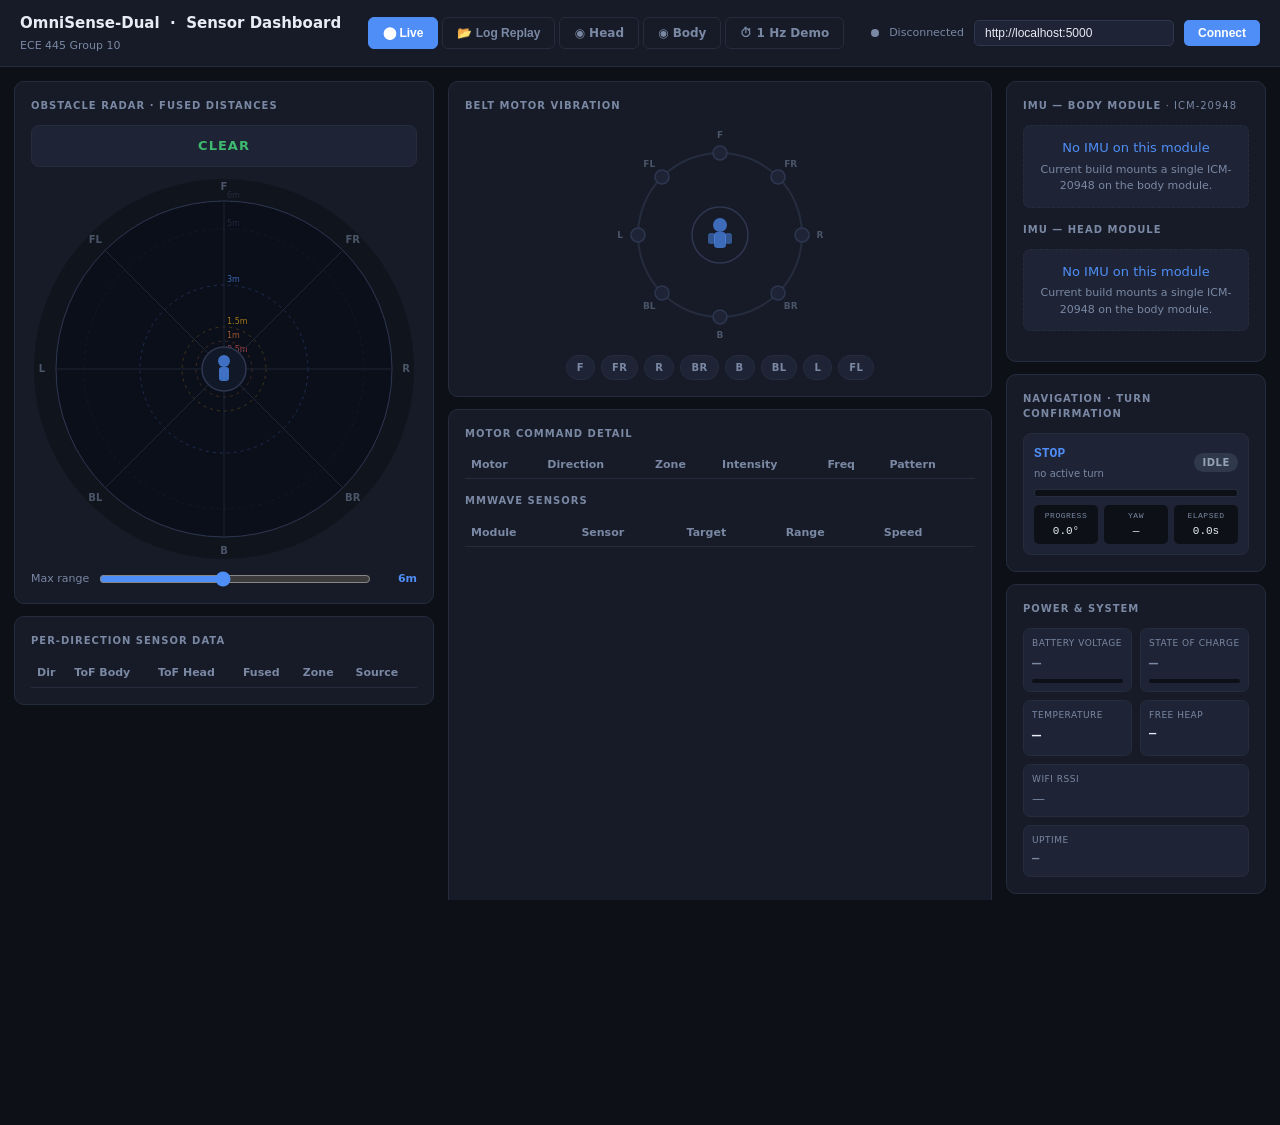
<file: frontend/sensor_dashboard.html>
<!DOCTYPE html>
<html lang="en">
<head>
<meta charset="UTF-8"/>
<meta name="viewport" content="width=device-width,initial-scale=1"/>
<title>OmniSense-Dual · Sensor Dashboard</title>
<style>
*{box-sizing:border-box;margin:0;padding:0}
:root{
  --bg:#0d1117;--panel:#161b27;--el:#1e2435;--hover:#252c3d;
  --accent:#4f8ef7;--adim:#2a5bb8;--aglow:rgba(79,142,247,.22);
  --danger:#e05c5c;--warn:#e6a817;--ok:#3dba6e;--muted:#7a88a4;
  --text:#e8ecf4;--border:#252c3d;--borderl:#2e3650;
  --c-CRITICAL:#e05c5c;--c-DANGER:#e07c3c;--c-WARNING:#e6a817;
  --c-CAUTION:#4f8ef7;--c-ALERT:#3dba6e;--c-CLEAR:#2e3650;
}
html,body{height:100%;background:var(--bg);color:var(--text);
  font:13px/1.5 system-ui,sans-serif;overflow-x:hidden}

/* ── Header ──────────────────────────────────────────────────── */
header{background:var(--panel);border-bottom:1px solid var(--border);
  padding:12px 20px;display:flex;align-items:center;gap:16px;flex-wrap:wrap}
header h1{font-size:15px;font-weight:700;white-space:nowrap}
header span{font-size:11px;color:var(--muted)}
.tab-bar{display:flex;gap:4px;margin-left:auto}
.tab{padding:6px 14px;border-radius:6px;font-size:12px;font-weight:600;
  cursor:pointer;background:transparent;border:1px solid var(--border);
  color:var(--muted);transition:.15s}
.tab:hover{background:var(--hover);color:var(--text)}
.tab.active{background:var(--accent);border-color:var(--accent);color:#fff}
.hdr-right{display:flex;align-items:center;gap:10px;margin-left:auto}
.conn-dot{width:8px;height:8px;border-radius:50%;background:var(--muted)}
.conn-dot.ok{background:var(--ok);box-shadow:0 0 6px rgba(61,186,110,.5)}
.conn-dot.err{background:var(--danger)}
#server-inp{background:var(--el);border:1px solid var(--borderl);
  border-radius:5px;padding:5px 10px;color:var(--text);font-size:12px;
  outline:none;width:200px}
.btn{display:inline-flex;align-items:center;gap:6px;padding:6px 14px;
  border:none;border-radius:5px;font-size:12px;font-weight:600;cursor:pointer;
  transition:.15s}
.btn:active{transform:scale(.97)}
.btn-p{background:var(--accent);color:#fff}
.btn-p:hover{background:#3a7ae8}
.btn-sm{background:var(--el);color:var(--text);border:1px solid var(--borderl)}
.btn-sm:hover{background:var(--hover)}
.btn-danger{background:rgba(224,92,92,.15);color:var(--danger);
  border:1px solid var(--danger)}

/* ── Sections ────────────────────────────────────────────────── */
.section{display:none}
.section.active{display:block}

/* ── Main grid ───────────────────────────────────────────────── */
.dashboard{display:grid;grid-template-columns:420px 1fr 260px;
  gap:14px;padding:14px;min-height:calc(100vh - 52px)}

/* ── Cards ───────────────────────────────────────────────────── */
.card{background:var(--panel);border:1px solid var(--border);
  border-radius:10px;padding:16px;overflow:hidden}
.card-title{font-size:10px;font-weight:700;text-transform:uppercase;
  letter-spacing:1px;color:var(--muted);margin-bottom:12px}

/* ── Radar SVG ───────────────────────────────────────────────── */
#radar-wrap{display:flex;flex-direction:column;align-items:center;gap:12px}
#radar-svg{border-radius:50%;background:rgba(13,17,23,.6)}
.radar-range-row{display:flex;align-items:center;gap:10px;width:100%}
.radar-range-row label{font-size:11px;color:var(--muted);white-space:nowrap}
input[type=range]{flex:1;accent-color:var(--accent)}
#range-label{font-size:11px;font-weight:600;color:var(--accent);
  white-space:nowrap;width:36px;text-align:right}

/* ── Sensor table ────────────────────────────────────────────── */
.stbl{width:100%;border-collapse:collapse;font-size:11px;margin-top:4px}
.stbl th{color:var(--muted);font-weight:600;text-align:left;padding:5px 6px;
  border-bottom:1px solid var(--border);white-space:nowrap}
.stbl td{padding:5px 6px;border-bottom:1px solid rgba(46,54,80,.4)}
.stbl tr:hover td{background:var(--el)}
.stbl td.dir{font-weight:600;color:var(--text)}
.stbl td.dist{font-variant-numeric:tabular-nums;font-family:monospace;font-size:12px}
.zone-pill{display:inline-block;padding:1px 7px;border-radius:8px;
  font-size:10px;font-weight:700;letter-spacing:.4px}
.zone-CRITICAL{background:rgba(224,92,92,.18);color:var(--c-CRITICAL)}
.zone-DANGER  {background:rgba(224,124,60,.15);color:var(--c-DANGER)}
.zone-WARNING {background:rgba(230,168,23,.15);color:var(--c-WARNING)}
.zone-CAUTION {background:rgba(79,142,247,.15);color:var(--c-CAUTION)}
.zone-ALERT   {background:rgba(61,186,110,.12);color:var(--c-ALERT)}
.zone-CLEAR   {background:rgba(46,54,80,.5);color:var(--muted)}

/* ── Motor ring ──────────────────────────────────────────────── */
#motor-wrap{position:relative;width:220px;height:220px;margin:0 auto 10px}
#motor-svg{width:220px;height:220px}
.motor-chip-row{display:flex;flex-wrap:wrap;gap:6px;justify-content:center;
  margin-top:6px}
.mchip{padding:4px 10px;border-radius:12px;font-size:10px;font-weight:700;
  letter-spacing:.4px;border:1px solid var(--border);background:var(--el);
  color:var(--muted);transition:.2s}
.mchip.active{border-color:var(--accent);color:#fff}

/* Motor detail table */
.mtbl{width:100%;border-collapse:collapse;font-size:11px;margin-top:8px}
.mtbl th{color:var(--muted);font-weight:600;text-align:left;padding:4px 6px;
  border-bottom:1px solid var(--border)}
.mtbl td{padding:4px 6px;border-bottom:1px solid rgba(46,54,80,.4)}
.intensity-bar-wrap{background:var(--el);border-radius:3px;height:6px;
  overflow:hidden;min-width:60px}
.intensity-bar{height:100%;border-radius:3px;transition:.3s}

/* ── IMU panel ────────────────────────────────────────────────── */
.imu-module{margin-bottom:14px}
.imu-module h3{font-size:10px;color:var(--muted);text-transform:uppercase;
  letter-spacing:.8px;margin-bottom:8px;font-weight:600}
.imu-row{display:flex;gap:8px;flex-wrap:wrap}
.imu-gauge{flex:1;min-width:70px;background:var(--el);border-radius:7px;
  padding:8px;text-align:center;border:1px solid var(--border)}
.imu-label{font-size:9px;color:var(--muted);text-transform:uppercase;
  letter-spacing:.5px;margin-bottom:3px}
.imu-val{font-size:16px;font-weight:700;font-variant-numeric:tabular-nums;
  font-family:monospace}
.imu-val.roll{color:#a78bfa}
.imu-val.pitch{color:#38bdf8}
.imu-val.yaw{color:var(--accent)}
.imu-val.az{color:var(--ok)}
.imu-empty{padding:12px;background:var(--el);border:1px dashed var(--border);
  border-radius:7px;text-align:center;color:var(--muted);font-size:11px}
.imu-extra{display:grid;grid-template-columns:1fr 1fr;gap:6px;margin-top:8px}
.imu-extra .ie-cell{background:var(--el);border:1px solid var(--border);
  border-radius:6px;padding:6px 8px;font-size:11px;font-family:monospace}
.imu-extra .ie-lbl{font-size:9px;color:var(--muted);text-transform:uppercase;
  letter-spacing:.5px;margin-bottom:2px;font-family:inherit}
.imu-state{display:inline-block;padding:2px 8px;border-radius:10px;
  font-size:10px;font-weight:600;letter-spacing:.5px;text-transform:uppercase;
  margin-right:4px}
.imu-state.still{background:rgba(100,116,139,.25);color:#94a3b8}
.imu-state.moving{background:rgba(56,189,248,.25);color:#38bdf8}
.imu-state.turning{background:rgba(167,139,250,.25);color:#a78bfa}
.imu-state.falling{background:rgba(244,63,94,.30);color:#f43f5e}
.imu-state.calibrated{background:rgba(34,197,94,.25);color:#22c55e}
.imu-state.uncalibrated{background:rgba(245,158,11,.25);color:#f59e0b}

/* ── Turn confirmation panel ──────────────────────────────────── */
.turn-panel{background:var(--el);border:1px solid var(--border);
  border-radius:8px;padding:10px}
.turn-head{display:flex;justify-content:space-between;align-items:center;
  margin-bottom:8px}
.turn-cmd{font-family:monospace;font-size:13px;font-weight:700;color:var(--accent)}
.turn-state{font-size:10px;text-transform:uppercase;letter-spacing:.6px;
  padding:2px 8px;border-radius:10px;font-weight:600}
.turn-state.idle{background:rgba(100,116,139,.25);color:#94a3b8}
.turn-state.active{background:rgba(56,189,248,.25);color:#38bdf8}
.turn-state.completed{background:rgba(34,197,94,.30);color:#22c55e}
.turn-state.timeout{background:rgba(245,158,11,.30);color:#f59e0b}
.turn-bar-wrap{background:var(--bg);border-radius:3px;height:8px;
  overflow:hidden;border:1px solid var(--border)}
.turn-bar{height:100%;background:linear-gradient(90deg,#38bdf8,var(--accent));
  transition:width .3s}
.turn-stats{display:grid;grid-template-columns:repeat(3,1fr);gap:6px;
  margin-top:8px;font-size:11px}
.turn-stats .ts-cell{background:var(--bg);border-radius:5px;padding:5px 7px;
  text-align:center;font-family:monospace}
.turn-stats .ts-lbl{font-size:8px;color:var(--muted);text-transform:uppercase;
  letter-spacing:.5px;margin-bottom:1px;font-family:inherit}

/* ── Power panel ──────────────────────────────────────────────── */
.power-grid{display:grid;grid-template-columns:1fr 1fr;gap:8px}
.power-item{background:var(--el);border-radius:7px;padding:8px;
  border:1px solid var(--border)}
.power-lbl{font-size:9px;color:var(--muted);text-transform:uppercase;
  letter-spacing:.5px;margin-bottom:2px}
.power-val{font-size:15px;font-weight:700;font-family:monospace}
.power-bar-wrap{background:var(--bg);border-radius:2px;height:4px;
  margin-top:4px;overflow:hidden}
.power-bar{height:100%;border-radius:2px;background:var(--ok);transition:.5s}
.rssi-dots{display:flex;gap:2px;margin-top:3px;align-items:flex-end}
.rssi-bar{width:5px;background:var(--border);border-radius:1px}

/* ── Packet stats ─────────────────────────────────────────────── */
.stats-grid{display:grid;grid-template-columns:1fr 1fr;gap:8px}
.stat-item{background:var(--el);border-radius:7px;padding:8px;
  border:1px solid var(--border)}
.stat-lbl{font-size:9px;color:var(--muted);text-transform:uppercase;
  letter-spacing:.5px;margin-bottom:2px}
.stat-val{font-size:14px;font-weight:700;font-family:monospace}
.stat-val.ok{color:var(--ok)}
.stat-val.warn{color:var(--warn)}
.stat-val.danger{color:var(--danger)}

/* ── Hazard banner ───────────────────────────────────────────── */
#hazard-banner{padding:10px 14px;border-radius:8px;font-size:13px;
  font-weight:700;letter-spacing:1px;text-align:center;margin-bottom:12px;
  border:1px solid var(--border);background:var(--el);color:var(--ok);
  transition:.3s}
#hazard-banner.CRITICAL,#hazard-banner.DANGER{
  background:rgba(224,92,92,.15);border-color:var(--danger);color:var(--danger);
  animation:pulse-red .5s ease infinite alternate}
#hazard-banner.WARNING{background:rgba(230,168,23,.12);border-color:var(--warn);color:var(--warn)}
#hazard-banner.CAUTION{background:rgba(79,142,247,.12);border-color:var(--accent);color:var(--accent)}
#hazard-banner.ALERT{background:rgba(61,186,110,.1);border-color:var(--ok);color:var(--ok)}
@keyframes pulse-red{from{box-shadow:none}to{box-shadow:0 0 16px rgba(224,92,92,.4)}}

/* ── Log section ─────────────────────────────────────────────── */
.log-section{padding:14px}
.drop-zone{border:2px dashed var(--borderl);border-radius:10px;
  padding:40px;text-align:center;cursor:pointer;transition:.2s;
  background:var(--el);color:var(--muted)}
.drop-zone:hover,.drop-zone.drag-over{border-color:var(--accent);
  background:var(--aglow);color:var(--text)}
.drop-zone svg{margin-bottom:12px;opacity:.5}
.drop-zone p{font-size:13px;margin-bottom:6px}
.drop-zone span{font-size:11px}
.playback-bar{display:flex;align-items:center;gap:12px;
  background:var(--panel);border:1px solid var(--border);border-radius:8px;
  padding:12px 16px;margin:14px 0;flex-wrap:wrap}
.playback-bar label{font-size:11px;color:var(--muted);white-space:nowrap}
#pkt-slider{flex:1;min-width:200px;accent-color:var(--accent)}
#pkt-counter{font-size:12px;font-weight:600;color:var(--accent);
  white-space:nowrap;font-family:monospace;min-width:90px}
.speed-btns{display:flex;gap:4px}
.sbtn{padding:4px 10px;border-radius:4px;font-size:11px;font-weight:600;
  cursor:pointer;background:var(--el);border:1px solid var(--border);
  color:var(--muted)}
.sbtn.active{background:var(--accent);border-color:var(--accent);color:#fff}
#log-info{font-size:11px;color:var(--muted);padding:0 2px}
.log-grid{display:grid;grid-template-columns:420px 1fr 260px;gap:14px}
@media(max-width:1100px){
  .dashboard,.log-grid{grid-template-columns:1fr 1fr}}
@media(max-width:700px){
  .dashboard,.log-grid{grid-template-columns:1fr}
  header{gap:8px}
  #server-inp{width:150px}
}
</style>
</head>
<body>

<header>
  <div>
    <h1>OmniSense-Dual &nbsp;·&nbsp; Sensor Dashboard</h1>
    <span>ECE 445 Group 10</span>
  </div>
  <div class="tab-bar">
    <button class="tab active" onclick="showTab('live')">⬤ Live</button>
    <button class="tab" onclick="showTab('log')">📂 Log Replay</button>
    <a class="tab" href="/dashboard/head"
       style="text-decoration:none;display:inline-flex;align-items:center"
       title="Open the head-only monitor in this tab">◉ Head</a>
    <a class="tab" href="/dashboard/body"
       style="text-decoration:none;display:inline-flex;align-items:center"
       title="Open the body-only monitor in this tab">◉ Body</a>
    <a class="tab" href="/dashboard/second"
       style="text-decoration:none;display:inline-flex;align-items:center"
       title="Open the 1 Hz demo replay (head + body in lock-step with video)">⏱ 1 Hz Demo</a>
  </div>
  <div class="hdr-right">
    <span class="conn-dot" id="cdot"></span>
    <span id="cstat" style="font-size:11px;color:var(--muted)">Disconnected</span>
    <input id="server-inp" type="text" placeholder="Server URL"/>
    <button class="btn btn-p" id="conn-btn" onclick="toggleConnect()">Connect</button>
  </div>
</header>

<!-- ══════════ LIVE SECTION ══════════ -->
<div id="sec-live" class="section active">
  <div class="dashboard">

    <!-- LEFT: Radar + Sensor Table -->
    <div style="display:flex;flex-direction:column;gap:12px">
      <div class="card">
        <div class="card-title">Obstacle Radar  ·  Fused Distances</div>
        <div id="hazard-banner">CLEAR</div>
        <div id="radar-wrap">
          <svg id="radar-svg" width="380" height="380" viewBox="0 0 380 380"></svg>
          <div class="radar-range-row">
            <label>Max range</label>
            <input type="range" id="range-slider" min="1" max="12" value="6" step="0.5"
              oninput="radarMaxM=+this.value;document.getElementById('range-label').textContent=this.value+'m';renderAll()"/>
            <span id="range-label">6m</span>
          </div>
        </div>
      </div>
      <div class="card">
        <div class="card-title">Per-Direction Sensor Data</div>
        <table class="stbl" id="sensor-tbl">
          <thead><tr>
            <th>Dir</th><th>ToF Body</th><th>ToF Head</th>
            <th>Fused</th><th>Zone</th><th>Source</th>
          </tr></thead>
          <tbody id="sensor-tbl-body"></tbody>
        </table>
      </div>
    </div>

    <!-- MIDDLE: Motor ring + Motor detail -->
    <div style="display:flex;flex-direction:column;gap:12px">
      <div class="card">
        <div class="card-title">Belt Motor Vibration</div>
        <div id="motor-wrap">
          <svg id="motor-svg" viewBox="0 0 220 220"></svg>
        </div>
        <div class="motor-chip-row" id="motor-chips"></div>
      </div>
      <div class="card" style="flex:1">
        <div class="card-title">Motor Command Detail</div>
        <table class="mtbl" id="motor-tbl">
          <thead><tr>
            <th>Motor</th><th>Direction</th><th>Zone</th>
            <th>Intensity</th><th>Freq</th><th>Pattern</th>
          </tr></thead>
          <tbody id="motor-tbl-body"></tbody>
        </table>
        <div style="margin-top:14px">
          <div class="card-title">mmWave Sensors</div>
          <table class="stbl" id="mmwave-tbl">
            <thead><tr>
              <th>Module</th><th>Sensor</th><th>Target</th><th>Range</th><th>Speed</th>
            </tr></thead>
            <tbody id="mmwave-tbl-body"></tbody>
          </table>
        </div>
      </div>
    </div>

    <!-- RIGHT: IMU + Power + Stats -->
    <div style="display:flex;flex-direction:column;gap:12px">
      <div class="card">
        <div class="card-title">IMU — Body Module <span style="color:var(--muted);font-weight:400">· ICM-20948</span></div>
        <div class="imu-module" id="imu-body-panel"></div>
        <div class="card-title" style="margin-top:8px">IMU — Head Module</div>
        <div class="imu-module" id="imu-head-panel"></div>
      </div>
      <div class="card">
        <div class="card-title">Navigation · Turn confirmation</div>
        <div class="turn-panel" id="turn-panel"></div>
      </div>
      <div class="card">
        <div class="card-title">Power &amp; System</div>
        <div class="power-grid" id="power-panel"></div>
      </div>
      <div class="card">
        <div class="card-title">Packet Statistics</div>
        <div class="stats-grid" id="stats-panel"></div>
      </div>
    </div>

  </div>
</div>

<!-- ══════════ LOG REPLAY SECTION ══════════ -->
<div id="sec-log" class="section">
  <div class="log-section">
    <div class="drop-zone" id="drop-zone"
         onclick="document.getElementById('file-inp').click()"
         ondragover="event.preventDefault();this.classList.add('drag-over')"
         ondragleave="this.classList.remove('drag-over')"
         ondrop="handleDrop(event)">
      <svg width="48" height="48" viewBox="0 0 24 24" fill="none"
           stroke="currentColor" stroke-width="1.5">
        <path d="M14 2H6a2 2 0 0 0-2 2v16a2 2 0 0 0 2 2h12a2 2 0 0 0 2-2V8z"/>
        <polyline points="14 2 14 8 20 8"/>
        <line x1="12" y1="18" x2="12" y2="12"/>
        <polyline points="9 15 12 12 15 15"/>
      </svg>
      <p>Drop a log file here or click to browse</p>
      <span>omnisense_*.log  ·  parses all VERIFY tags automatically</span>
    </div>
    <input id="file-inp" type="file" accept=".log,.txt" style="display:none"
           onchange="loadLogFile(this.files[0])"/>

    <div id="playback-wrap" style="display:none">
      <div class="playback-bar">
        <span id="pkt-counter">PKT #0 / 0</span>
        <input id="pkt-slider" type="range" min="0" value="0"
               oninput="seekTo(+this.value)"/>
        <button class="btn btn-sm" onclick="stepBack()">◀</button>
        <button class="btn btn-sm" id="play-btn" onclick="togglePlay()">▶ Play</button>
        <button class="btn btn-sm" onclick="stepForward()">▶</button>
        <label>Speed</label>
        <div class="speed-btns">
          <button class="sbtn" onclick="setSpeed(1,this)">1×</button>
          <button class="sbtn" onclick="setSpeed(5,this)">5×</button>
          <button class="sbtn active" onclick="setSpeed(10,this)">10×</button>
          <button class="sbtn" onclick="setSpeed(30,this)">30×</button>
        </div>
        <span id="log-info"></span>
        <button class="btn btn-danger" style="margin-left:auto" onclick="clearLog()">✕ Clear</button>
      </div>

      <div class="log-grid">
        <!-- Same panels, driven by log data -->
        <div style="display:flex;flex-direction:column;gap:12px">
          <div class="card">
            <div class="card-title">Obstacle Radar  ·  Fused Distances</div>
            <div id="log-hazard-banner" class="hazard-banner" style="padding:10px 14px;border-radius:8px;font-size:13px;font-weight:700;letter-spacing:1px;text-align:center;margin-bottom:12px;border:1px solid var(--border);background:var(--el);color:var(--ok)">CLEAR</div>
            <div id="log-radar-wrap" style="display:flex;flex-direction:column;align-items:center;gap:12px">
              <svg id="log-radar-svg" width="380" height="380" viewBox="0 0 380 380"></svg>
            </div>
          </div>
          <div class="card">
            <div class="card-title">Per-Direction Sensor Data</div>
            <table class="stbl">
              <thead><tr>
                <th>Dir</th><th>ToF Body</th><th>ToF Head</th>
                <th>Fused</th><th>Zone</th><th>Source</th>
              </tr></thead>
              <tbody id="log-sensor-tbl-body"></tbody>
            </table>
          </div>
        </div>
        <div style="display:flex;flex-direction:column;gap:12px">
          <div class="card">
            <div class="card-title">Belt Motor Vibration</div>
            <div id="log-motor-wrap" style="position:relative;width:220px;height:220px;margin:0 auto 10px">
              <svg id="log-motor-svg" viewBox="0 0 220 220" style="width:220px;height:220px"></svg>
            </div>
            <div class="motor-chip-row" id="log-motor-chips"></div>
          </div>
          <div class="card" style="flex:1">
            <div class="card-title">Motor Command Detail</div>
            <table class="mtbl">
              <thead><tr>
                <th>Motor</th><th>Direction</th><th>Zone</th>
                <th>Intensity</th><th>Freq</th><th>Pattern</th>
              </tr></thead>
              <tbody id="log-motor-tbl-body"></tbody>
            </table>
          </div>
        </div>
        <div style="display:flex;flex-direction:column;gap:12px">
          <div class="card">
            <div class="card-title">IMU — Head</div>
            <div id="log-imu-head-panel"></div>
            <div class="card-title" style="margin-top:8px">IMU — Body</div>
            <div id="log-imu-body-panel"></div>
          </div>
          <div class="card">
            <div class="card-title">Power &amp; System</div>
            <div id="log-power-panel" class="power-grid"></div>
          </div>
          <div class="card">
            <div class="card-title">Packet Statistics</div>
            <div id="log-stats-panel" class="stats-grid"></div>
          </div>
        </div>
      </div>
    </div>
  </div>
</div>

<script>
"use strict";

// ─── Constants ────────────────────────────────────────────────────────────────
const DIRS = ["front","front_right","right","back_right","back","back_left","left","front_left"];
const DIR_LABELS = {
  front:"F",front_right:"FR",right:"R",back_right:"BR",
  back:"B",back_left:"BL",left:"L",front_left:"FL"
};
const DIR_FULL = {
  front:"Front",front_right:"Front-Right",right:"Right",back_right:"Back-Right",
  back:"Back",back_left:"Back-Left",left:"Left",front_left:"Front-Left"
};
const ZONE_COLORS = {
  CRITICAL:"#e05c5c",DANGER:"#e07c3c",WARNING:"#e6a817",
  CAUTION:"#4f8ef7",ALERT:"#3dba6e",CLEAR:"#2e3650"
};
const ZONE_LEVELS = {CLEAR:0,ALERT:1,CAUTION:2,WARNING:3,DANGER:4,CRITICAL:5};

const ZONE_PATTERNS = {
  CRITICAL:{intensity:255,freq:50,pattern:"continuous"},
  DANGER:  {intensity:204,freq:20,pattern:"rapid_pulse"},
  WARNING: {intensity:153,freq:10,pattern:"medium_pulse"},
  CAUTION: {intensity:102,freq: 5,pattern:"slow_pulse"},
  ALERT:   {intensity: 51,freq: 2,pattern:"very_slow"},
  CLEAR:   {intensity:  0,freq: 0,pattern:"off"},
};

// Radar
const R_CX = 190, R_CY = 190, CHART_R = 168;
let radarMaxM = 6;

// ─── State ───────────────────────────────────────────────────────────────────
// API is always the Flask server on port 5000 (separate from the static file server)
let serverUrl = "http://localhost:5000";
let connected  = false;
let liveTimer  = null;
let currentTab = "live";

// Log replay
let logFrames      = [];
let logFrameIdx    = 0;
let playTimer      = null;
let playSpeed      = 10;    // frames/sec
let isPlaying      = false;

// ─── Tab switching ─────────────────────────────────────────────────────────────
function showTab(tab) {
  currentTab = tab;
  document.querySelectorAll(".section").forEach(s => s.classList.remove("active"));
  document.querySelectorAll(".tab").forEach(t => t.classList.remove("active"));
  document.getElementById(`sec-${tab}`).classList.add("active");
  document.querySelectorAll(".tab")[tab === "live" ? 0 : 1].classList.add("active");
}

// ─── Connection ────────────────────────────────────────────────────────────────
function toggleConnect() {
  if (connected) { disconnect(); } else { connect(); }
}
async function connect() {
  serverUrl = document.getElementById("server-inp").value.trim().replace(/\/$/,"");
  setConnStatus("connecting");
  try {
    const r = await fetch(`${serverUrl}/status`, {signal: AbortSignal.timeout(4000)});
    if (!r.ok) throw new Error(`HTTP ${r.status}`);
    connected = true;
    setConnStatus("ok");
    document.getElementById("conn-btn").textContent = "Disconnect";
    liveTimer = setInterval(fetchLive, 300);
    fetchLive();
  } catch(e) {
    setConnStatus("err");
    document.getElementById("cstat").textContent = "Failed: " + e.message;
    document.getElementById("conn-btn").textContent = "Connect";
  }
}
function disconnect() {
  connected = false;
  if (liveTimer) { clearInterval(liveTimer); liveTimer = null; }
  setConnStatus("off");
  document.getElementById("conn-btn").textContent = "Connect";
}
function setConnStatus(s) {
  const dot = document.getElementById("cdot");
  const lbl = document.getElementById("cstat");
  dot.className = "conn-dot" + (s==="ok"?" ok":s==="err"?" err":"");
  lbl.textContent = s==="ok"?"Connected":s==="connecting"?"Connecting…":s==="err"?"Error":"Disconnected";
}

// ─── Live polling ──────────────────────────────────────────────────────────────
/** Clears live ToF / fused / motor panels when the server has no packet yet (204). */
function liveEmptySensorPayload() {
  const nullTof = {};
  const fused = {};
  DIRS.forEach(d => {
    nullTof[d] = null;
    fused[d] = { dist_m: null, zone: "CLEAR", source: "none" };
  });
  return {
    status: "ok",
    tof_body: { ...nullTof },
    tof_head: { ...nullTof },
    fused,
    motors: [],
    hazard: { level: 0, label: "CLEAR", alerts: [] },
    mmwave_body: {}, mmwave_head: {},
    imu_body: {}, imu_head: {},
    turn_status: {}, orientation: {},
    power: {},
    pkt_rate_hz: null, latency_ms: null, proc_ms: null, pkt_count: null,
  };
}

async function fetchLive() {
  if (!connected) return;
  try {
    const r = await fetch(`${serverUrl}/sensor_state`, {signal: AbortSignal.timeout(1000)});
    if (r.status === 204) {
      renderAll(liveEmptySensorPayload(), "live");
      return;
    }
    if (!r.ok) throw new Error();
    const d = await r.json();
    if (d.status === "ok") renderAll(d, "live");
  } catch { /* ignore */ }
}

// ─── Render pipeline ─────────────────────────────────────────────────────────
function renderAll(data, ns) {
  if (!data) return;
  ns = ns || "live";
  const pfx = ns === "log" ? "log-" : "";

  drawRadar(data.fused || {}, `${pfx}radar-svg`, pfx === "log-" ? (logFrames[logFrameIdx]||{}).maxRange || 6 : radarMaxM);
  renderHazardBanner(data.hazard, `${pfx}hazard-banner`);
  renderSensorTable(data, `${pfx}sensor-tbl-body`);
  drawMotorRing(data.motors || [], `${pfx}motor-svg`, `${pfx}motor-chips`);
  renderMotorTable(data.motors || [], `${pfx}motor-tbl-body`);
  if (data.mmwave_body !== undefined) renderMmwave(data, "mmwave-tbl-body");
  renderImu(data.imu_body || {}, `${pfx}imu-body-panel`, "body");
  renderImu(data.imu_head || {}, `${pfx}imu-head-panel`, "head");
  renderTurnPanel(data.turn_status || {}, data.orientation || {}, `${pfx}turn-panel`);
  renderPower(data.power || {}, `${pfx}power-panel`);
  renderStats(data, `${pfx}stats-panel`);
}

// ─── Radar chart ──────────────────────────────────────────────────────────────
function polarXY(compassDeg, r, cx, cy) {
  const rad = (compassDeg - 90) * Math.PI / 180;
  return [cx + r * Math.cos(rad), cy + r * Math.sin(rad)];
}

// Annular sector path: filled ring slice from innerR to outerR between two compass angles.
// innerR=0 collapses to a full pie slice from centre.
function annularSectorPath(startDeg, endDeg, innerR, outerR, cx, cy) {
  if (outerR < 1) return "";
  const [ox1,oy1] = polarXY(startDeg, outerR, cx, cy);
  const [ox2,oy2] = polarXY(endDeg,   outerR, cx, cy);
  const large = endDeg - startDeg > 180 ? 1 : 0;
  if (innerR < 1) {
    return `M ${cx} ${cy} L ${ox1.toFixed(2)} ${oy1.toFixed(2)} ` +
           `A ${outerR.toFixed(2)} ${outerR.toFixed(2)} 0 ${large} 1 ${ox2.toFixed(2)} ${oy2.toFixed(2)} Z`;
  }
  const [ix1,iy1] = polarXY(startDeg, innerR, cx, cy);
  const [ix2,iy2] = polarXY(endDeg,   innerR, cx, cy);
  return `M ${ox1.toFixed(2)} ${oy1.toFixed(2)} ` +
         `A ${outerR.toFixed(2)} ${outerR.toFixed(2)} 0 ${large} 1 ${ox2.toFixed(2)} ${oy2.toFixed(2)} ` +
         `L ${ix2.toFixed(2)} ${iy2.toFixed(2)} ` +
         `A ${innerR.toFixed(2)} ${innerR.toFixed(2)} 0 ${large} 0 ${ix1.toFixed(2)} ${iy1.toFixed(2)} Z`;
}

function drawRadar(fused, svgId, maxM) {
  const svg = document.getElementById(svgId);
  if (!svg) return;
  maxM = maxM || radarMaxM;
  const cx = R_CX, cy = R_CY, R = CHART_R;
  const lines = [];

  // ── Background disc ──────────────────────────────────────────────────────
  lines.push(`<circle cx="${cx}" cy="${cy}" r="${R}" fill="#0b0f1a" stroke="#2e3650" stroke-width="1"/>`);

  // ── Zone reference rings at fixed physical distances ──────────────────────
  const ringDists = [0.5, 1.0, 1.5, 3.0, 5.0].filter(d => d < maxM).concat([maxM]);
  ringDists.forEach(d => {
    const r = (d / maxM) * R;
    const col = d <= 0.5 ? ZONE_COLORS.CRITICAL :
                d <= 1.0 ? ZONE_COLORS.DANGER    :
                d <= 1.5 ? ZONE_COLORS.WARNING   :
                d <= 3.0 ? ZONE_COLORS.CAUTION   : "#2e3650";
    lines.push(`<circle cx="${cx}" cy="${cy}" r="${r.toFixed(1)}" fill="none" stroke="${col}" stroke-width="0.7" stroke-dasharray="3 4" opacity="0.35"/>`);
    // Label on the "front" spoke (top)
    const [lx,ly] = polarXY(0, r, cx, cy);
    lines.push(`<text x="${(lx+3).toFixed(1)}" y="${(ly-3).toFixed(1)}" font-size="8" fill="${col}" opacity="0.7" dominant-baseline="auto">${d}m</text>`);
  });

  // ── Spoke lines ───────────────────────────────────────────────────────────
  DIRS.forEach((_, i) => {
    const [x2,y2] = polarXY(i*45, R, cx, cy);
    lines.push(`<line x1="${cx}" y1="${cy}" x2="${x2.toFixed(1)}" y2="${y2.toFixed(1)}" stroke="#1e2535" stroke-width="1"/>`);
  });

  // ── INVERTED distance fill ────────────────────────────────────────────────
  // Fill from obs_r (detected distance) outward to the chart edge.
  // → Close obstacle = almost full sector filled (alarming).
  // → Far obstacle   = thin ring at edge (calm).
  // CLEAR / null     = no fill (safe, show only grid).
  DIRS.forEach((dir, i) => {
    const entry = fused[dir];
    if (!entry || !entry.dist_m || entry.zone === "CLEAR") return;

    const dist    = Math.min(entry.dist_m, maxM);
    const innerR  = (dist / maxM) * R;          // safe space radius
    const outerR  = R;                           // chart edge
    const startDeg = i * 45 - 22.5;
    const endDeg   = i * 45 + 22.5;
    const col = ZONE_COLORS[entry.zone] || "#4f8ef7";

    // Filled danger annulus
    const path = annularSectorPath(startDeg, endDeg, innerR, outerR, cx, cy);
    if (path) lines.push(`<path d="${path}" fill="${col}" opacity="0.45"/>`);

    // Bright inner arc = the obstacle boundary line
    const [ax1,ay1] = polarXY(startDeg, innerR, cx, cy);
    const [ax2,ay2] = polarXY(endDeg,   innerR, cx, cy);
    const arcLg = 0;
    if (innerR > 2) {
      lines.push(
        `<path d="M ${ax1.toFixed(2)} ${ay1.toFixed(2)} ` +
        `A ${innerR.toFixed(2)} ${innerR.toFixed(2)} 0 ${arcLg} 1 ${ax2.toFixed(2)} ${ay2.toFixed(2)}" ` +
        `fill="none" stroke="${col}" stroke-width="2.5" opacity="0.95"/>`
      );
    }

    // Distance label placed just inside the boundary arc (in the "safe" zone)
    const mid = i * 45;
    const labelR = Math.max(innerR - 14, 8);
    const [tx,ty] = polarXY(mid, labelR, cx, cy);
    const dStr = entry.dist_m < 1
      ? `${(entry.dist_m * 100).toFixed(0)}cm`
      : `${entry.dist_m.toFixed(2)}m`;
    lines.push(
      `<text x="${tx.toFixed(1)}" y="${ty.toFixed(1)}" ` +
      `font-size="9" font-weight="700" fill="${col}" ` +
      `text-anchor="middle" dominant-baseline="middle">${dStr}</text>`
    );
  });

  // ── Centre body figure ────────────────────────────────────────────────────
  lines.push(`<circle cx="${cx}" cy="${cy}" r="22" fill="#111827" stroke="#2e3650" stroke-width="1.5"/>`);
  lines.push(`<circle cx="${cx}" cy="${cy-8}" r="6" fill="#4f8ef7" opacity=".75"/>`);
  lines.push(`<rect x="${cx-5}" y="${cy-2}" width="10" height="14" rx="3" fill="#4f8ef7" opacity=".75"/>`);

  // ── Direction labels ──────────────────────────────────────────────────────
  DIRS.forEach((dir, i) => {
    const entry = fused[dir];
    const col = (entry && entry.zone && entry.zone !== "CLEAR")
      ? ZONE_COLORS[entry.zone] : "#4a5568";
    const [lx,ly] = polarXY(i*45, R+14, cx, cy);
    lines.push(
      `<text x="${lx.toFixed(1)}" y="${ly.toFixed(1)}" ` +
      `font-size="10" font-weight="700" fill="${col}" ` +
      `text-anchor="middle" dominant-baseline="middle">${DIR_LABELS[dir]}</text>`
    );
  });

  svg.innerHTML = lines.join("\n");
}

// ─── Hazard banner ─────────────────────────────────────────────────────────────
function renderHazardBanner(hazard, id) {
  const el = document.getElementById(id);
  if (!el) return;
  const label = (hazard && hazard.label) || "CLEAR";
  const level = (hazard && hazard.level) || 0;
  el.textContent = label + (level > 0 && hazard.alerts && hazard.alerts.length
    ? `  ·  ${hazard.alerts.length} alert${hazard.alerts.length>1?"s":""}` : "");
  el.className = "";
  el.id = id;
  el.setAttribute("class", id.includes("log") ? "" : "");
  el.style.cssText = "padding:10px 14px;border-radius:8px;font-size:13px;font-weight:700;letter-spacing:1px;text-align:center;margin-bottom:12px;border:1px solid;transition:.3s";
  const col = ZONE_COLORS[label] || "#3dba6e";
  el.style.color       = col;
  el.style.borderColor = col;
  el.style.background  = level >= 4 ? "rgba(224,92,92,.15)" :
                         level >= 3 ? "rgba(230,168,23,.1)"  :
                         level >= 1 ? "rgba(79,142,247,.1)"  : "var(--el)";
  if (level >= 4) {
    el.style.animation = "pulse-red .5s ease infinite alternate";
  } else {
    el.style.animation = "none";
  }
}

// ─── Sensor table ──────────────────────────────────────────────────────────────
function fmtDist(d) {
  if (d == null) return '<span style="color:#4a5568">—</span>';
  if (d < 1) return `<span style="font-weight:700">${(d*100).toFixed(1)}<small>cm</small></span>`;
  return `${d.toFixed(3)}<small>m</small>`;
}

function renderSensorTable(data, tbodyId) {
  const tb = document.getElementById(tbodyId);
  if (!tb) return;
  const fused    = data.fused || {};
  const tofBody  = data.tof_body || {};
  const tofHead  = data.tof_head || {};

  tb.innerHTML = DIRS.map(dir => {
    const f = fused[dir] || {};
    const zone = f.zone || "CLEAR";
    const rowBg = ZONE_LEVELS[zone] >= 4 ? "rgba(224,92,92,.06)" :
                  ZONE_LEVELS[zone] >= 3 ? "rgba(230,168,23,.05)" : "";
    return `<tr style="background:${rowBg}">
      <td class="dir">${DIR_FULL[dir]}</td>
      <td class="dist">${fmtDist(getTofDist(tofBody, dir))}</td>
      <td class="dist">${fmtDist(getTofDist(tofHead, dir))}</td>
      <td class="dist">${fmtDist(f.dist_m)}</td>
      <td><span class="zone-pill zone-${zone}">${zone}</span></td>
      <td style="color:var(--muted);font-size:11px">${f.source||"—"}</td>
    </tr>`;
  }).join("");
}

function getTofDist(tofObj, dir) {
  const v = tofObj[dir];
  if (v == null) return null;
  if (typeof v === "number") return v;
  if (typeof v === "object") {
    const raw = v.avg || v.distance_mm;
    return raw && raw < 8190 ? raw / 1000 : null;
  }
  return null;
}

// ─── Motor ring (SVG) ──────────────────────────────────────────────────────────
function drawMotorRing(motors, svgId, chipsId) {
  const svg   = document.getElementById(svgId);
  const chips = document.getElementById(chipsId);
  if (!svg) return;

  const cx = 110, cy = 110, R = 82;
  const motorMap = {};
  (motors || []).forEach(m => {
    if (m.active) motorMap[m.direction] = m;
  });

  const lines = [];

  // Outer ring track
  lines.push(`<circle cx="${cx}" cy="${cy}" r="${R}" fill="none" stroke="#252c3d" stroke-width="2"/>`);

  // Motors
  DIRS.forEach((dir, i) => {
    const angleDeg = i * 45 - 90;
    const rad = angleDeg * Math.PI / 180;
    const mx  = cx + R * Math.cos(rad);
    const my  = cy + R * Math.sin(rad);
    const m   = motorMap[dir];
    const zone  = m ? m.zone    : "CLEAR";
    const col   = ZONE_COLORS[zone];
    const intens = m ? m.intensity : 0;
    const r     = m ? 8 + (intens / 255) * 6 : 7;  // size by intensity

    if (m) {
      // Glow ring
      lines.push(`<circle cx="${mx.toFixed(1)}" cy="${my.toFixed(1)}" r="${(r+5).toFixed(1)}" fill="${col}" opacity="0.15"/>`);
      lines.push(`<circle cx="${mx.toFixed(1)}" cy="${my.toFixed(1)}" r="${r.toFixed(1)}" fill="${col}" opacity="0.9"/>`);
      // Freq label
      lines.push(`<text x="${mx.toFixed(1)}" y="${(my+0.4).toFixed(1)}" font-size="7" font-weight="700" fill="#fff" text-anchor="middle" dominant-baseline="middle">${m.frequency_hz}Hz</text>`);
    } else {
      lines.push(`<circle cx="${mx.toFixed(1)}" cy="${my.toFixed(1)}" r="${r.toFixed(1)}" fill="#1e2435" stroke="#2e3650" stroke-width="1.5"/>`);
    }

    // Direction label
    const lr = R + 18;
    const lx = cx + lr * Math.cos(rad);
    const ly = cy + lr * Math.sin(rad);
    lines.push(`<text x="${lx.toFixed(1)}" y="${(ly+0.4).toFixed(1)}" font-size="9" font-weight="700" fill="${m ? col : "#4a5568"}" text-anchor="middle" dominant-baseline="middle">${DIR_LABELS[dir]}</text>`);
  });

  // Centre body
  lines.push(`<circle cx="${cx}" cy="${cy}" r="28" fill="#161b27" stroke="#2e3650" stroke-width="1.5"/>`);
  lines.push(`<circle cx="${cx}" cy="${cy-10}" r="7" fill="#4f8ef7" opacity=".7"/>`);
  lines.push(`<rect x="${cx-6}" y="${cy-3}" width="12" height="16" rx="3.5" fill="#4f8ef7" opacity=".7"/>`);
  lines.push(`<rect x="${cx-12}" y="${cy-2}" width="7" height="11" rx="2.5" fill="#4f8ef7" opacity=".5"/>`);
  lines.push(`<rect x="${cx+5}"  y="${cy-2}" width="7" height="11" rx="2.5" fill="#4f8ef7" opacity=".5"/>`);

  svg.innerHTML = lines.join("\n");

  // Chips
  if (chips) {
    chips.innerHTML = DIRS.map((dir, i) => {
      const m   = motorMap[dir];
      const col = m ? ZONE_COLORS[m.zone] : "";
      return `<div class="mchip${m ? " active" : ""}"
        style="${m ? `background:${col}22;border-color:${col};color:${col}` : ""}"
        title="${m ? `${m.zone}  int=${m.intensity}  ${m.frequency_hz}Hz` : dir}">
        ${DIR_LABELS[dir]}${m ? `<br><small style="font-size:8px;opacity:.8">${m.intensity}</small>` : ""}
      </div>`;
    }).join("");
  }
}

// ─── Motor detail table ────────────────────────────────────────────────────────
function renderMotorTable(motors, tbodyId) {
  const tb = document.getElementById(tbodyId);
  if (!tb) return;
  tb.innerHTML = (motors || []).map(m => {
    const col  = ZONE_COLORS[m.zone] || "#2e3650";
    const barW = (m.intensity / 255 * 100).toFixed(0);
    const barC = m.active ? col : "#2e3650";
    return `<tr style="${m.active ? `background:${col}0a` : ""}">
      <td style="font-family:monospace;font-weight:700;color:var(--muted)">${m.motor_id}</td>
      <td style="font-weight:600">${DIR_FULL[m.direction] || m.direction}</td>
      <td><span class="zone-pill zone-${m.zone}">${m.zone}</span></td>
      <td>
        <div style="display:flex;align-items:center;gap:6px">
          <div class="intensity-bar-wrap">
            <div class="intensity-bar" style="width:${barW}%;background:${barC}"></div>
          </div>
          <span style="font-family:monospace;font-size:11px;color:${m.active?col:"var(--muted)"}">${m.intensity}</span>
        </div>
      </td>
      <td style="font-family:monospace;color:${m.active?col:"var(--muted)"}">${m.frequency_hz > 0 ? m.frequency_hz+"Hz" : "—"}</td>
      <td style="font-size:11px;color:var(--muted)">${m.pattern||"—"}</td>
    </tr>`;
  }).join("");
}

// ─── mmWave table ─────────────────────────────────────────────────────────────
function renderMmwave(data, tbodyId) {
  const tb = document.getElementById(tbodyId);
  if (!tb) return;
  const rows = [];
  const add = (mod, sensor, entry) => {
    if (!entry) { rows.push(`<tr><td>${mod}</td><td>${sensor}</td><td style="color:var(--muted)">—</td><td>—</td><td>—</td></tr>`); return; }
    const hasTarget = entry.targets > 0 || entry.target === true;
    const col = hasTarget ? "var(--warn)" : "var(--muted)";
    rows.push(`<tr>
      <td style="text-transform:capitalize">${mod}</td>
      <td>${sensor}</td>
      <td style="color:${col};font-weight:600">${hasTarget ? "YES":"no"}</td>
      <td style="font-family:monospace">${entry.range_m != null ? entry.range_m.toFixed(2)+"m" : "—"}</td>
      <td style="font-family:monospace">${entry.speed_ms != null ? entry.speed_ms.toFixed(2)+"m/s" : "—"}</td>
    </tr>`);
  };
  const mb = data.mmwave_body || {};
  const mh = data.mmwave_head || {};
  add("body","front", mb.front); add("body","back", mb.back);
  add("head","front", mh.front); add("head","back", mh.back);
  tb.innerHTML = rows.join("");
}

// ─── IMU panels ───────────────────────────────────────────────────────────────
function renderImu(imu, panelId, label) {
  const el = document.getElementById(panelId);
  if (!el) return;

  // A module without an IMU (current build: head) sends an empty {} or a
  // payload with no roll/pitch/yaw fields. Show a clear placeholder so we
  // never pretend zero readings are real.
  const hasData = imu && (imu.roll_deg !== undefined || imu.pitch_deg !== undefined
                          || imu.yaw_deg !== undefined  || imu.accel_z !== undefined);
  if (!hasData) {
    el.innerHTML = `<div class="imu-empty">
      <div style="font-size:13px;color:var(--accent);margin-bottom:4px">No IMU on this module</div>
      <div>Current build mounts a single ICM-20948 on the body module.</div>
    </div>`;
    return;
  }

  const r  = imu.roll_deg  ?? imu.roll  ?? 0;
  const p  = imu.pitch_deg ?? imu.pitch ?? 0;
  const y  = imu.yaw_deg   ?? imu.yaw   ?? 0;
  const z  = imu.accel_z   ?? 9.81;
  const ag = imu.accel_g   ?? null;
  const gd = imu.gyro_dps  ?? null;
  const tc = imu.temp_c    ?? null;
  const hc = imu.heading_cardinal || "";
  const ms = imu.motion_state || "";
  const isFalling = !!imu.is_falling;
  const isTurning = !!imu.is_turning;
  const isStill   = !!imu.is_still;
  const magCal    = !!imu.mag_calibrated;

  const stateChip = (cls, txt) => `<span class="imu-state ${cls}">${txt}</span>`;
  const chips = [];
  if (isFalling) chips.push(stateChip("falling", "Falling"));
  else if (isTurning) chips.push(stateChip("turning", "Turning"));
  else if (isStill) chips.push(stateChip("still", "Still"));
  else if (ms) chips.push(stateChip("moving", ms));
  chips.push(stateChip(magCal ? "calibrated" : "uncalibrated",
                       magCal ? "Mag cal" : "Mag uncal"));

  el.innerHTML = `<div class="imu-row">
    <div class="imu-gauge"><div class="imu-label">Roll</div><div class="imu-val roll">${r.toFixed(1)}°</div></div>
    <div class="imu-gauge"><div class="imu-label">Pitch</div><div class="imu-val pitch">${p.toFixed(1)}°</div></div>
    <div class="imu-gauge"><div class="imu-label">Yaw ${hc?`(${hc})`:""}</div><div class="imu-val yaw">${y.toFixed(1)}°</div></div>
    <div class="imu-gauge"><div class="imu-label">|a|</div><div class="imu-val az">${ag!=null?ag.toFixed(2)+" g":z.toFixed(2)}</div></div>
  </div>
  <div style="margin-top:8px;text-align:center">${chips.join("")}</div>
  <div class="imu-extra">
    <div class="ie-cell"><div class="ie-lbl">Gyro</div>${gd!=null?gd.toFixed(1)+" °/s":"—"}</div>
    <div class="ie-cell"><div class="ie-lbl">IMU temp</div>${tc!=null?tc.toFixed(1)+" °C":"—"}</div>
  </div>`;
}

// ─── Turn confirmation panel ──────────────────────────────────────────────────
function renderTurnPanel(turn, orient, panelId) {
  const el = document.getElementById(panelId);
  if (!el) return;
  turn   = turn   || {};
  orient = orient || {};

  const cmd       = turn.command || "stop";
  const expected  = turn.expected_deg ?? 0;
  const progress  = turn.progress_deg ?? 0;
  const pct       = Math.max(0, Math.min(1, turn.completion_pct ?? 0));
  const yaw       = turn.current_yaw ?? orient.yaw_deg ?? null;
  const elapsed   = turn.elapsed_s ?? 0;
  const timeout   = turn.timeout_s ?? 30;

  let stateCls = "idle", stateTxt = "Idle";
  if (turn.completed) { stateCls = "completed"; stateTxt = "Confirmed"; }
  else if (turn.active) { stateCls = "active"; stateTxt = "Tracking"; }
  else if (cmd !== "stop" && cmd !== "front" && elapsed >= timeout) {
    stateCls = "timeout"; stateTxt = "Timeout";
  }

  const barPct = (expected > 0 ? pct * 100 : 0).toFixed(0);

  el.innerHTML = `
    <div class="turn-head">
      <div>
        <div class="turn-cmd">${cmd.toUpperCase().replace("_"," ")}</div>
        <div style="font-size:10px;color:var(--muted);margin-top:2px">
          ${expected > 0 ? `expecting ${expected.toFixed(0)}° turn` : "no active turn"}
        </div>
      </div>
      <span class="turn-state ${stateCls}">${stateTxt}</span>
    </div>
    <div class="turn-bar-wrap"><div class="turn-bar" style="width:${barPct}%"></div></div>
    <div class="turn-stats">
      <div class="ts-cell"><div class="ts-lbl">Progress</div>${progress.toFixed(1)}°</div>
      <div class="ts-cell"><div class="ts-lbl">Yaw</div>${yaw!=null?yaw.toFixed(1)+"°":"—"}</div>
      <div class="ts-cell"><div class="ts-lbl">Elapsed</div>${elapsed.toFixed(1)}s</div>
    </div>`;
}

// ─── Power panel ──────────────────────────────────────────────────────────────
function renderPower(power, panelId) {
  const el = document.getElementById(panelId);
  if (!el) return;
  const v    = power.voltage_v ?? null;
  const soc  = power.soc_pct  ?? null;
  const temp = power.temp_c   ?? null;
  const heap = power.heap_b   ?? null;
  const rssi = power.rssi     ?? null;
  const up   = power.uptime_s ?? null;

  const vColor = v == null ? "var(--muted)" : v >= 3.5 ? "var(--ok)" : v >= 3.2 ? "var(--warn)" : "var(--danger)";
  const socColor = soc == null ? "var(--muted)" : soc >= 50 ? "var(--ok)" : soc >= 20 ? "var(--warn)" : "var(--danger)";

  function rssiDots(r) {
    if (r == null) return '<span style="color:var(--muted)">—</span>';
    const bars = r >= -55 ? 4 : r >= -67 ? 3 : r >= -79 ? 2 : 1;
    return `<div class="rssi-dots">${[16,22,28,34].map((h,i)=>
      `<div class="rssi-bar" style="height:${h}px;background:${i<bars?"var(--ok)":"var(--border)"}"></div>`
    ).join("")}<span style="font-family:monospace;font-size:11px;margin-left:5px;color:var(--muted)">${r} dBm</span></div>`;
  }

  el.innerHTML = `
    <div class="power-item">
      <div class="power-lbl">Battery Voltage</div>
      <div class="power-val" style="color:${vColor}">${v != null ? v.toFixed(3)+"V" : "—"}</div>
      <div class="power-bar-wrap"><div class="power-bar" style="width:${v != null ? Math.min((v-3.0)/1.2*100,100).toFixed(0) : 0}%;background:${vColor}"></div></div>
    </div>
    <div class="power-item">
      <div class="power-lbl">State of Charge</div>
      <div class="power-val" style="color:${socColor}">${soc != null ? soc.toFixed(1)+"%" : "—"}</div>
      <div class="power-bar-wrap"><div class="power-bar" style="width:${soc ?? 0}%;background:${socColor}"></div></div>
    </div>
    <div class="power-item">
      <div class="power-lbl">Temperature</div>
      <div class="power-val" style="color:${temp!=null&&temp>50?"var(--danger)":temp!=null&&temp>40?"var(--warn)":"var(--text)"}">${temp != null ? temp.toFixed(1)+"°C" : "—"}</div>
    </div>
    <div class="power-item">
      <div class="power-lbl">Free Heap</div>
      <div class="power-val" style="font-size:12px">${heap != null ? (heap/1024).toFixed(0)+" KB" : "—"}</div>
    </div>
    <div class="power-item" style="grid-column:span 2">
      <div class="power-lbl">WiFi RSSI</div>
      ${rssiDots(rssi)}
    </div>
    <div class="power-item" style="grid-column:span 2">
      <div class="power-lbl">Uptime</div>
      <div class="power-val" style="font-size:12px;color:var(--muted)">${up != null ? fmtTime(up) : "—"}</div>
    </div>`;
}

// ─── Packet stats ──────────────────────────────────────────────────────────────
function renderStats(data, panelId) {
  const el = document.getElementById(panelId);
  if (!el) return;
  const rate = data.pkt_rate_hz;
  const lat  = data.latency_ms;
  const proc = data.proc_ms;
  const pkt  = data.pkt_count;

  const rateCol = rate == null ? "var(--muted)" : rate >= 9 ? "ok" : "warn";
  const latCol  = lat  == null ? "var(--muted)" : lat <= 200 ? "ok" : lat <= 500 ? "warn" : "danger";
  const procCol = proc == null ? "var(--muted)" : proc <= 100 ? "ok" : "warn";

  el.innerHTML = `
    <div class="stat-item">
      <div class="stat-lbl">Packet Rate</div>
      <div class="stat-val ${rateCol}">${rate != null ? rate.toFixed(1)+" Hz" : "—"}</div>
    </div>
    <div class="stat-item">
      <div class="stat-lbl">End-to-End Latency</div>
      <div class="stat-val ${latCol}">${lat != null ? lat.toFixed(0)+" ms" : "—"}</div>
    </div>
    <div class="stat-item">
      <div class="stat-lbl">Server Proc Time</div>
      <div class="stat-val ${procCol}">${proc != null ? proc.toFixed(1)+" ms" : "—"}</div>
    </div>
    <div class="stat-item">
      <div class="stat-lbl">Packets Received</div>
      <div class="stat-val" style="color:var(--accent)">${pkt ?? "—"}</div>
    </div>`;
}

function fmtTime(s) {
  if (s < 60) return `${s.toFixed(0)}s`;
  const m = Math.floor(s/60); const ss = s%60;
  return `${m}m ${ss.toFixed(0)}s`;
}

// ─── LOG FILE PARSER ──────────────────────────────────────────────────────────
function handleDrop(e) {
  e.preventDefault();
  document.getElementById("drop-zone").classList.remove("drag-over");
  const file = e.dataTransfer.files[0];
  if (file) loadLogFile(file);
}

function loadLogFile(file) {
  if (!file) return;
  const reader = new FileReader();
  reader.onload = (e) => {
    const text = e.target.result;
    logFrames = parseLogFile(text);
    logFrameIdx = 0;
    document.getElementById("playback-wrap").style.display = "";
    document.getElementById("drop-zone").style.display = "none";
    const slider = document.getElementById("pkt-slider");
    slider.max   = logFrames.length - 1;
    slider.value = 0;
    document.getElementById("log-info").textContent =
      `${logFrames.length} packets parsed from ${file.name}`;
    renderLogFrame(0);
  };
  reader.readAsText(file);
}

function parseLogFile(text) {
  const lines   = text.split("\n");
  const frames  = [];
  let block     = null;

  for (const line of lines) {
    if (line.includes("┌─ PKT #")) {
      const m = line.match(/PKT #(\d+)\s+device=(\S+)/);
      if (m) block = { pkt: +m[1], device: m[2], lines: [line] };
    } else if (block) {
      block.lines.push(line);
      if (line.includes("└─ PKT #")) {
        const f = parseFrame(block);
        if (f) frames.push(f);
        block = null;
      }
    }
  }

  // Forward-fill the IMU snapshots so the body IMU panel doesn't blink
  // out on every other frame (head packets in this build don't carry an
  // IMU_READ line). A module that *never* reports an IMU stays empty,
  // which is what triggers the "No IMU on this module" placeholder.
  let lastBody = null;
  let lastHead = null;
  for (const f of frames) {
    if (Object.keys(f.imu_body).length > 0)       lastBody = f.imu_body;
    else if (lastBody)                            f.imu_body = lastBody;
    if (Object.keys(f.imu_head).length > 0)       lastHead = f.imu_head;
    else if (lastHead)                            f.imu_head = lastHead;
  }
  return frames;
}

function parseFrame(block) {
  // Note: IMU defaults are EMPTY ({}) -- a frame with no IMU_READ should
  // render as "No IMU on this module" (renderImu's empty-state branch),
  // not as a phantom 0/0/0 reading. The forward-fill pass after parsing
  // all blocks (see parseLogFile) is responsible for carrying the last
  // observed body-IMU snapshot through subsequent head packets so the
  // body IMU panel doesn't flicker every other frame.
  const frame = {
    pkt: block.pkt, device: block.device,
    tof_body: {}, tof_head: {},
    mmwave_body: {}, mmwave_head: {},
    imu_head: {},
    imu_body: {},
    fused: {}, motors: [],
    hazard: {level:0, label:"CLEAR", alerts:[]},
    power: {}, pkt_rate_hz: null, proc_ms: null, latency_ms: null,
    pkt_count: block.pkt, timestamp: null,
  };

  let tofCount = 0;
  const tofRaw = [{},{}];
  let mmwaveModule = "body"; // first pair = body, second = head (or detect by content)
  let mmwaveCount = 0;

  for (const line of block.lines) {
    // Timestamp
    const tsM = line.match(/^(\d{4}-\d{2}-\d{2} \d{2}:\d{2}:\d{2}\.\d{3})/);
    if (tsM && !frame.timestamp) frame.timestamp = tsM[1];

    // TOF_RAW
    if (line.includes("[VERIFY:TOF_RAW]")) {
      const tof = {};
      DIRS.forEach(d => {
        const m = line.match(new RegExp(d + "=(None|[\\d.]+)m?"));
        if (m) tof[d] = m[1] === "None" ? null : parseFloat(m[1]);
      });
      if (tofCount < 2) tofRaw[tofCount] = tof;
      tofCount++;
    }

    // MMWAVE_RAW
    if (line.includes("[VERIFY:MMWAVE_RAW]")) {
      const m = line.match(/sensor=(\S+)\s+target=(\w+)(?:\s+range=([\d.]+)m?)?(?:\s+speed=([\d.]+))?/);
      if (m) {
        const sensor = m[1]; const hasTarget = m[2] === "yes";
        const entry = { targets: hasTarget?1:0, range_m: m[3]?+m[3]:null, speed_ms: m[4]?+m[4]:null };
        if (mmwaveCount < 2) frame.mmwave_body[sensor] = entry;
        else                  frame.mmwave_head[sensor] = entry;
        mmwaveCount++;
      }
    }

    // IMU_READ
    if (line.includes("[VERIFY:IMU_READ]")) {
      const m = line.match(/module=(\w+)\s+roll=\s*([-\d.]+)\s+pitch=\s*([-\d.]+)\s+yaw=\s*([-\d.]+)\s+accel_z=\s*([-\d.]+)/);
      if (m) {
        const mod = m[1];
        const imu = {roll_deg:+m[2],pitch_deg:+m[3],yaw_deg:+m[4],accel_z:+m[5]};
        if (mod === "head") frame.imu_head = imu; else frame.imu_body = imu;
      }
    }

    // FUSE
    if (line.includes("[VERIFY:FUSE]")) {
      const m = line.match(/dir=(\S+)\s+eff_m=\s*(\S+)\s+source=(\S+)\s+zone=(\S+)/);
      if (m) {
        frame.fused[m[1]] = {
          dist_m: m[2]==="None"?null:parseFloat(m[2]),
          source: m[3], zone: m[4]
        };
      }
    }

    // MOTOR_CMD
    if (line.includes("[VERIFY:MOTOR_CMD]")) {
      const activeM = line.match(/active=\[(.+)\]/);
      const allMotors = [];
      DIRS.forEach((dir,i) => {
        allMotors.push({motor_id:i, direction:dir, zone:"CLEAR",
          intensity:0, frequency_hz:0, pattern:"off", active:false,
          distance_m:null, source:"none"});
      });
      if (activeM) {
        const re = /(\w+)\(id=(\d+),zone=(\w+),int=(\d+),freq=(\d+)Hz\)/g;
        let mm;
        while ((mm = re.exec(activeM[1])) !== null) {
          const idx = +mm[2];
          if (allMotors[idx]) {
            allMotors[idx] = {...allMotors[idx],
              direction:mm[1], zone:mm[3], intensity:+mm[4],
              frequency_hz:+mm[5], pattern: ZONE_PATTERNS[mm[3]]?.pattern||"off",
              active:true};
          }
        }
      }
      frame.motors = allMotors;
    }

    // HAZARD_DETECT
    if (line.includes("[VERIFY:HAZARD_DETECT]")) {
      const m = line.match(/level=(\d+)\s+label=(\S+)/);
      const am = line.match(/alert_count=(\d+)/);
      if (m) frame.hazard = {level:+m[1], label:m[2],
        alerts: am ? Array(+am[1]).fill({}) : []};
    }

    // POWER
    if (line.includes("[VERIFY:POWER]")) {
      const m = line.match(/voltage_v=([\d.]+)\s+soc_pct=([\d.]+)\s+temp_c=([\d.]+)\s+heap_b=(\d+)\s+rssi=(-?\d+)\s+uptime_s=([\d.]+)/);
      if (m) frame.power = {voltage_v:+m[1],soc_pct:+m[2],temp_c:+m[3],
        heap_b:+m[4],rssi:+m[5],uptime_s:+m[6]};
    }

    // PKT_RATE
    if (line.includes("[VERIFY:PKT_RATE]")) {
      const m = line.match(/rate_hz=([\d.]+)/);
      if (m) frame.pkt_rate_hz = +m[1];
    }

    // PROC_TIME
    if (line.includes("[VERIFY:PROC_TIME]")) {
      const m = line.match(/proc_ms=([\d.]+)/);
      if (m) frame.proc_ms = +m[1];
    }

    // LATENCY_WARN / LATENCY_INFO -- both carry the same e2e latency in ms,
    // _WARN is emitted when the figure exceeds the budget, _INFO otherwise.
    if (line.includes("[VERIFY:LATENCY_WARN]") ||
        line.includes("[VERIFY:LATENCY_INFO]")) {
      const m = line.match(/latency_ms=([\d.]+)/);
      if (m) frame.latency_ms = +m[1];
    }
  }

  // Assign tof arrays: first one with all-null = head, other = body
  const allNull0 = Object.values(tofRaw[0]).every(v => v === null);
  const allNull1 = Object.values(tofRaw[1]).every(v => v === null);
  if (allNull0 && !allNull1)      { frame.tof_head = tofRaw[0]; frame.tof_body = tofRaw[1]; }
  else if (!allNull0 && allNull1) { frame.tof_head = tofRaw[1]; frame.tof_body = tofRaw[0]; }
  else                            { frame.tof_body = tofRaw[0]; frame.tof_head = tofRaw[1]; }

  return frame;
}

// ─── Log playback ──────────────────────────────────────────────────────────────
function renderLogFrame(idx) {
  if (!logFrames.length) return;
  idx = Math.max(0, Math.min(idx, logFrames.length-1));
  logFrameIdx = idx;
  document.getElementById("pkt-slider").value = idx;
  const f = logFrames[idx];
  document.getElementById("pkt-counter").textContent =
    `PKT #${f.pkt}  (${idx+1}/${logFrames.length})`;
  renderAll(f, "log");
}

function seekTo(idx) { renderLogFrame(idx); }

function stepForward() {
  if (logFrameIdx < logFrames.length-1) renderLogFrame(logFrameIdx+1);
}
function stepBack() {
  if (logFrameIdx > 0) renderLogFrame(logFrameIdx-1);
}

function togglePlay() {
  isPlaying = !isPlaying;
  document.getElementById("play-btn").textContent = isPlaying ? "⏸ Pause" : "▶ Play";
  if (isPlaying) {
    playTimer = setInterval(() => {
      if (logFrameIdx >= logFrames.length-1) {
        isPlaying = false;
        clearInterval(playTimer);
        document.getElementById("play-btn").textContent = "▶ Play";
      } else {
        renderLogFrame(logFrameIdx+1);
      }
    }, 1000 / playSpeed);
  } else {
    clearInterval(playTimer);
  }
}

function setSpeed(s, btn) {
  playSpeed = s;
  document.querySelectorAll(".sbtn").forEach(b => b.classList.remove("active"));
  btn.classList.add("active");
  if (isPlaying) { clearInterval(playTimer); togglePlay(); togglePlay(); }
}

function clearLog() {
  logFrames = []; logFrameIdx = 0; isPlaying = false;
  clearInterval(playTimer);
  document.getElementById("playback-wrap").style.display = "none";
  document.getElementById("drop-zone").style.display = "";
  document.getElementById("play-btn").textContent = "▶ Play";
}

// ─── Tab link rewriter ────────────────────────────────────────────────────
// The Head/Body anchor tabs use absolute Flask URLs (/dashboard/head,
// /dashboard/body).  When the page is served by a plain static file server
// instead of Flask (e.g. python -m http.server 8080), rewrite those hrefs
// to the literal HTML filenames so the tabs stay clickable.
function fixTabLinks() {
  const isFlask = location.pathname.startsWith("/dashboard");
  if (isFlask) return;  // Flask routes already match the hrefs as-is.
  const map = {
    "/dashboard":        "sensor_dashboard.html",
    "/dashboard/head":   "head_dashboard.html",
    "/dashboard/body":   "body_dashboard.html",
    "/dashboard/second": "second_dashboard.html",
  };
  document.querySelectorAll("a.tab").forEach(a => {
    const href = a.getAttribute("href");
    if (map[href]) a.setAttribute("href", map[href]);
  });
}

// ─── Initial render (empty state) ─────────────────────────────────────────────
(function init() {
  fixTabLinks();
  document.getElementById("server-inp").value = serverUrl;
  drawRadar({}, "radar-svg", radarMaxM);
  drawMotorRing([], "motor-svg", "motor-chips");
  drawRadar({}, "log-radar-svg", 6);
  drawMotorRing([], "log-motor-svg", "log-motor-chips");
  renderImu({}, "imu-head-panel", "head");
  renderImu({}, "imu-body-panel", "body");
  renderTurnPanel({}, {}, "turn-panel");
  renderPower({}, "power-panel");
  renderStats({}, "stats-panel");
})();
</script>
</body>
</html>
</file>
